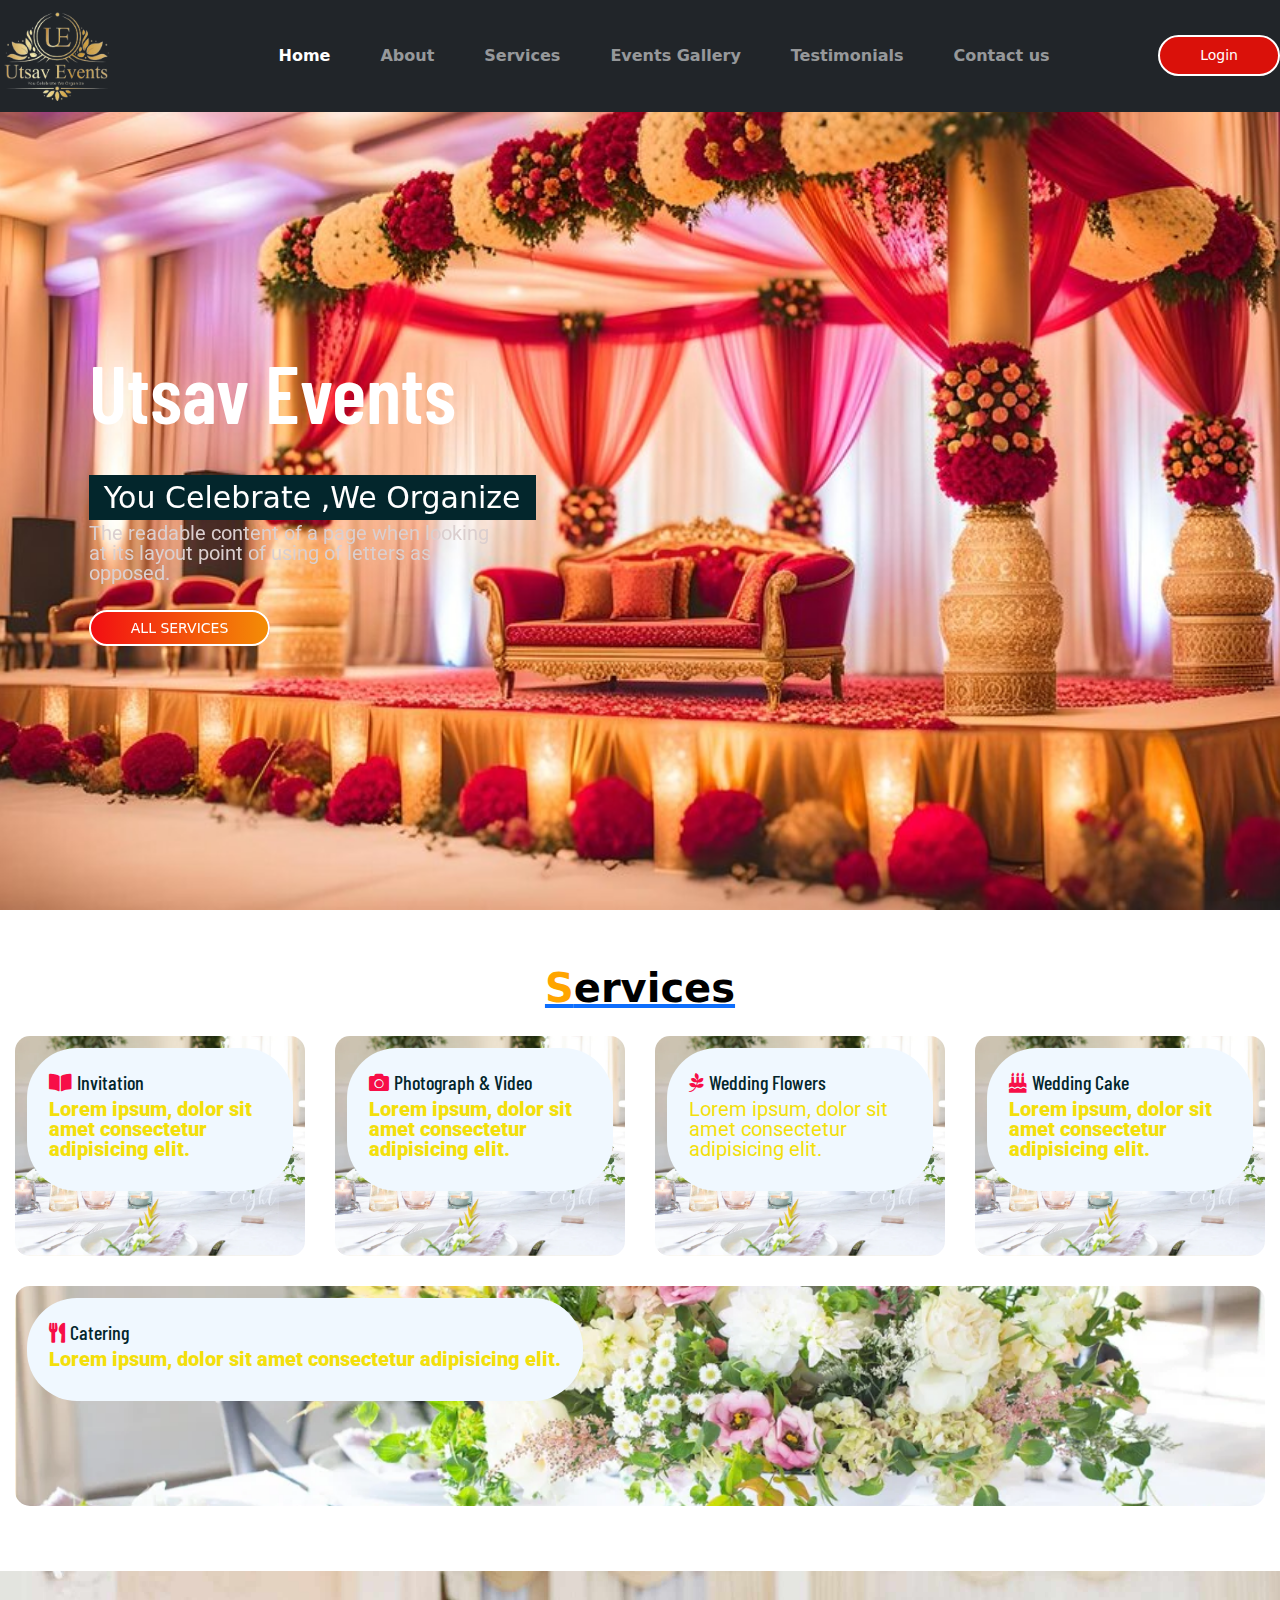
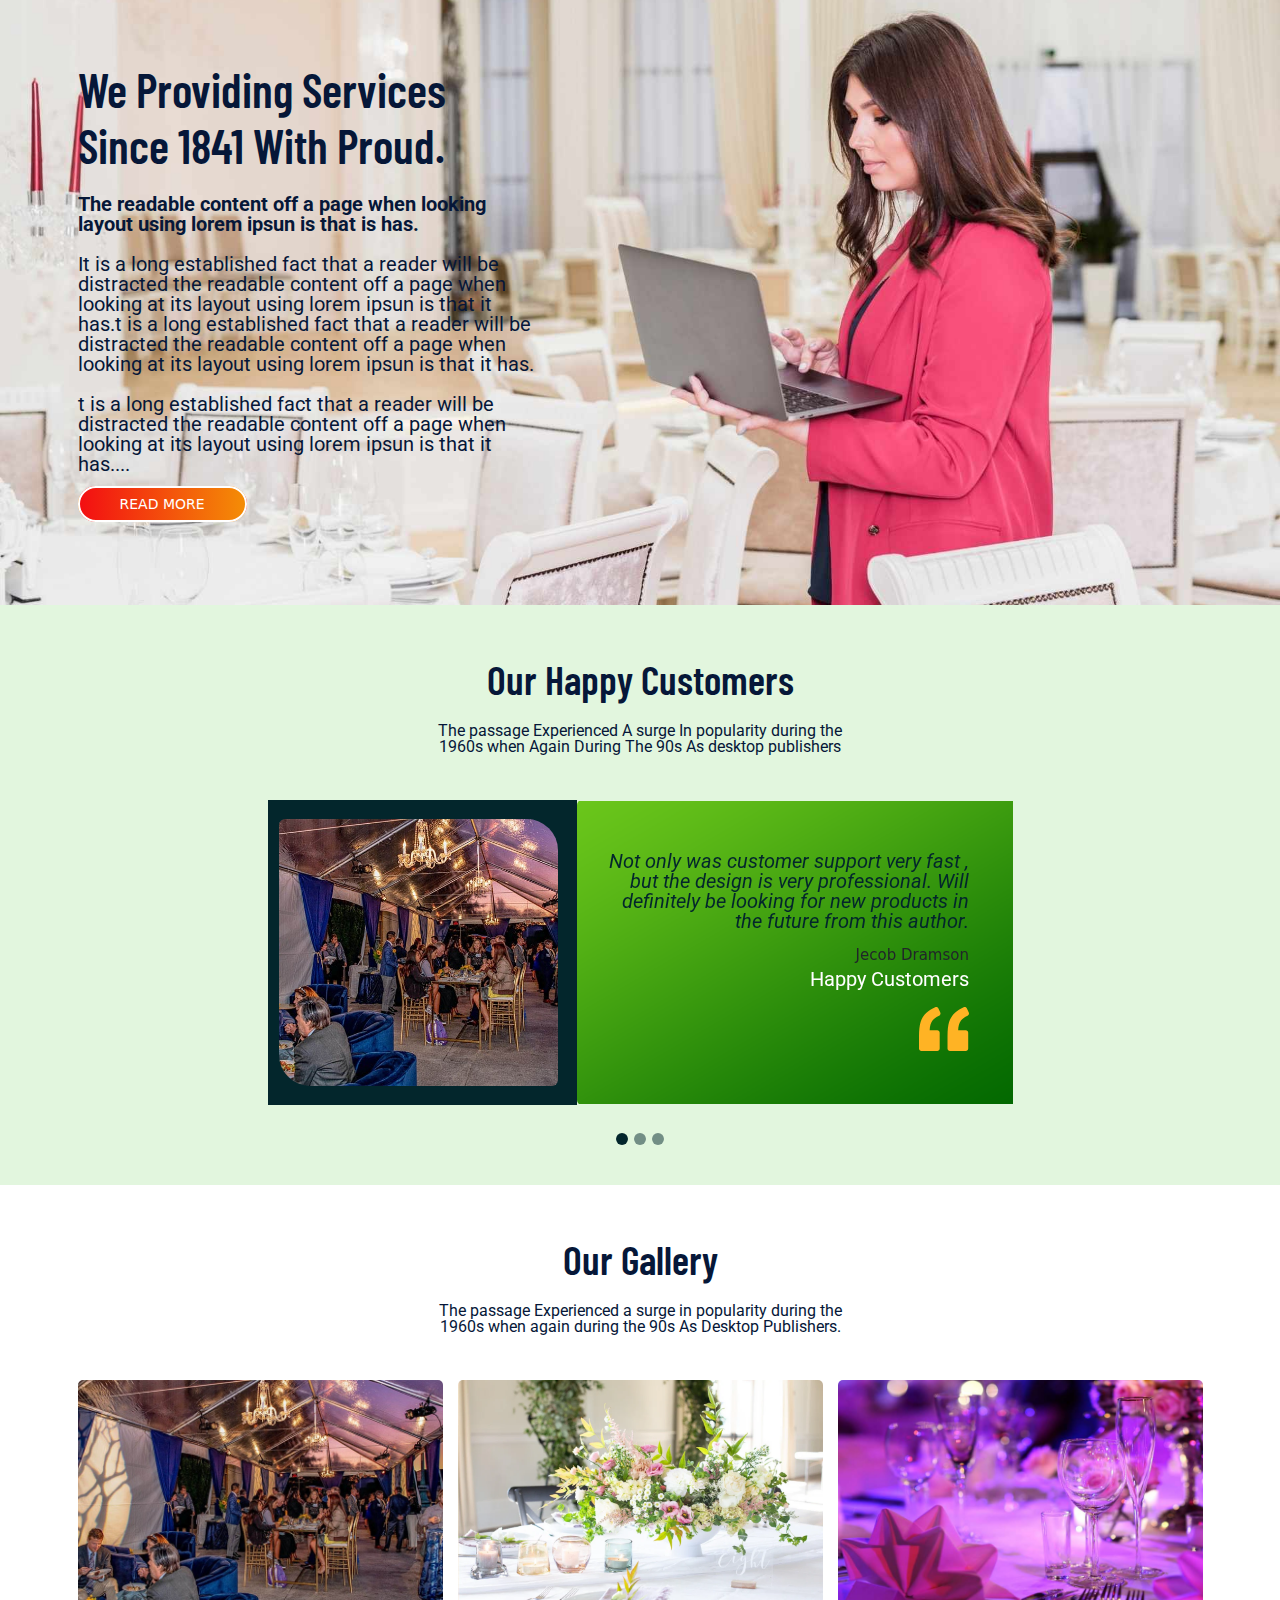
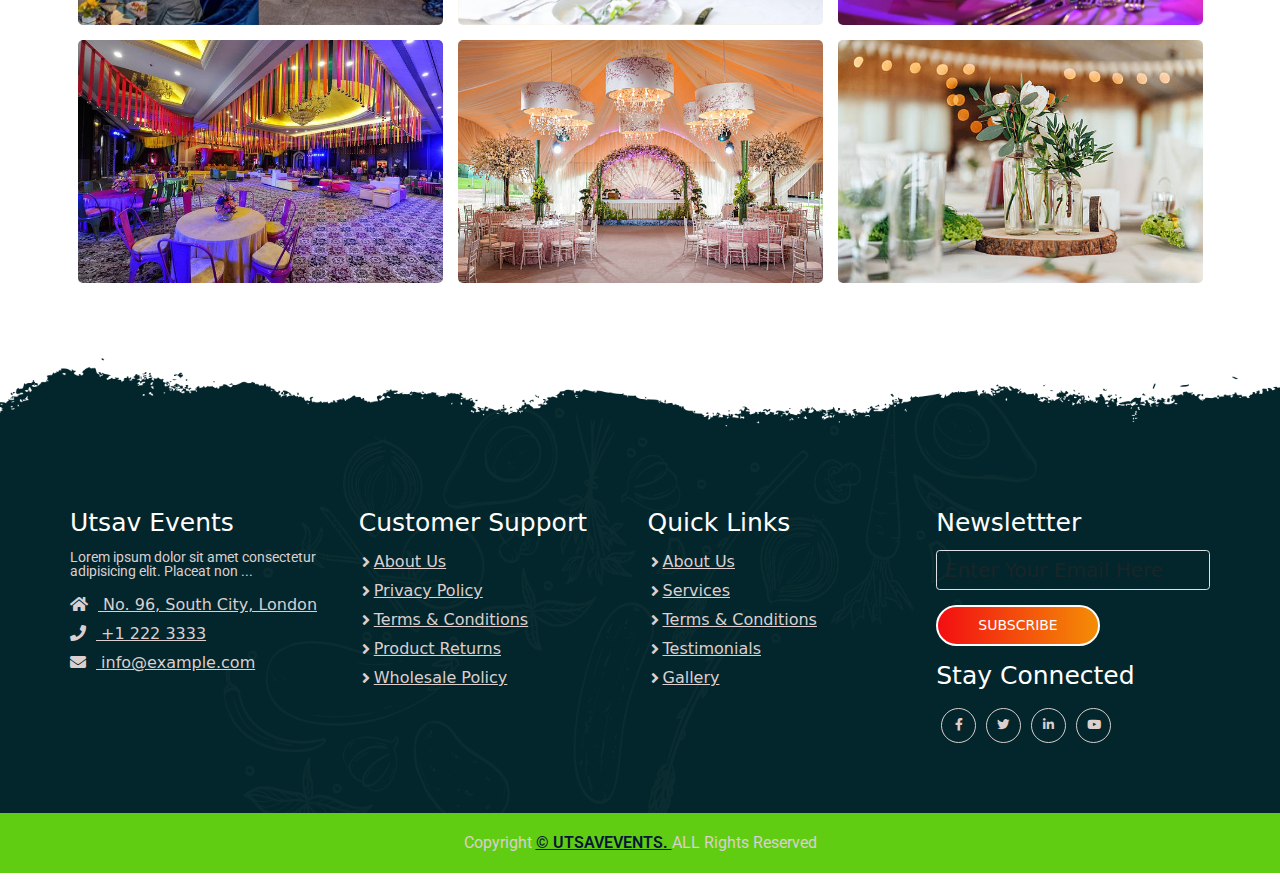
<file: index.html>
<!DOCTYPE html>
<html lang="en">
<head>
    <meta charset="UTF-8">
    <meta http-equiv="X-UA-Copatible" content="IE=edge">
    <meta name="viewport" content="width=device-width, initial-scale=1.0">
    <title>Travel</title>

    <!-- font cdn link -->
     <link rel="stylesheet" href="https://cdnjs.cloudflare.com/ajax/libs/font-awesome/5.15.4/css/all.min.css">
 
     <!-- custom css file link -->
      <link rel="stylesheet" href="css/style.css">
      <link rel="stylesheet" href="css/responsive.css">
      <!-- lightbox -->
      <link rel="stylesheet" href="css/lightbox.css">
      <link rel="shortcut icon" href="favicon.ico" type="image/x-icon">
      <!-- <link rel="stylesheet" href="https://lokeshdhakar.com/projects/lightbox2/" type="image/x-icon"> -->
      
      <!-- bootstrap5 cdn -->
      <link href="https://cdn.jsdelivr.net/npm/bootstrap@5.1.3/dist/css/bootstrap.min.css" rel="stylesheet" >

      
</head>
<body>
  <!-- navbar section start -->
    <header id="full-nav">
        <div class="header">
            <div class="container">
              <nav class="navbar fixed-top navbar-expand-lg navbar-dark bg-dark ">
    
                <a class="navbar-brand me-auto" href="index.html">
                  <img src="./images/logo5.png" alt="logo" width="120px">
                </a>
               
                <div class="collapse navbar-collapse" id="navbarSupportedContent">
                  <ul class="navbar-nav justify-content-center align-items-center mb-2 mb-lg-0  fs-5 flex-grow-1 pe-3 text-center">
                    <li class="nav-item">
                      <a class="nav-link active" aria-current="page" href="index.html">Home</a>
                    </li>
                    <li class="nav-item">
                      <a class="nav-link" href="about.html">About</a>
                    </li>
                    <li class="nav-item">
                      <a class="nav-link" href="services.html">
                        Services
                      </a>
                    </li>
                      <!-- <ul class="dropdown-menu" aria-labelledby="navbarDropdown">
                        <li><a class="dropdown-item" href="#">Exclusive Wedding Events</a></li>
                        <li><a class="dropdown-item" href="#">Wedding Event</a></li>
                        <li><hr class="dropdown-divider"></li>
                        <li><a class="dropdown-item" href="#">Corporate Events</a></li>
                        <li><a class="dropdown-item" href="#">Occasions</a></li>
                        <li><a class="dropdown-item" href="#">Events and Parties</a></li>
                     
                      </ul> -->
                  
                    <li class="nav-item">
                      <a class="nav-link " href="gallery.html">Events Gallery</a>
                    </li><li class="nav-item">
                      
                    <li class="nav-item">
                      <a class="nav-link" href="testimonials.html">Testimonials</a>
                    </li><li class="nav-item">
                      <a class="nav-link " href="contact.html">Contact us</a>
                    </li>
                    <li class="nav-item">
                    </li>
                  </ul>
              </div>
                <!-- login/sign up -->
                 <a href="logim.html" class="login-button">Login</a>
                 <button class="navbar-toggler" type="button" data-bs-toggle="collapse" data-bs-target="#navbarSupportedContent" aria-controls="navbarSupportedContent" aria-expanded="false" aria-label="Toggle navigation">
                  <span class="navbar-toggler-icon"></span>
                </button>
            
  
             
            </nav>
            </div>
        </div>
    </header>
    <!-- navbar section end -->

    <!-- banner section start -->
    <section class="banner_section">
      <div class="container">
        <div id="carouselExampleCaptions" class="carousel slide" data-bs-ride="carousel">
        
          <div class="carousel-inner">
            <div class="carousel-item active">
             
              <div class="carousel-caption">
                <div class="banner-content">
                  <h1>Utsav Events</h1>
                  <h3>You Celebrate ,We Organize</h3>
                  <p>The readable content of a page when looking at its layout point of using of letters as opposed.</p>
                  <br>
                  <a href="services.html" class="main-btn">ALL SERVICES</a>
                </div>
              </div>
            </div>
            <div class="carousel-item">
             
              <div class="carousel-caption">
                <div class="banner-content">
                  <h1>Utsav Events</h1>
                  <h3>You Celebrate ,We Organize</h3>
                  <p>The readable content of a page when looking at its layout point of using of letters as opposed.</p>
                  <br>
                  <a href="services.html" class="main-btn">ALL SERVICES</a>
                </div>
              </div>
            </div>
            
          </div>
        </div>
      </div>
    </section>

    <!-- banner section end -->
    <!-- services section start -->
      <section>
        <div class="title">
          <a href="#"><center><h1><span>S</span>ervices</h1></center></a>
        </div>
        <div class="services-row">
          <div class="services-col">
            <a href="#">
              <i class="fas fa-book-open">
              <h2 class="hii">Invitation</h2>
              <p class="para">Lorem ipsum, dolor sit amet consectetur adipisicing elit.</p>
             </i>
          </a>
          </div>
            <div class="services-col">
            <a href="#">
              <i class="fas fa-camera">
              <h2 class="hii">Photograph & Video</h2>
              <p class="para">Lorem ipsum, dolor sit amet consectetur adipisicing elit.</p>
              </i>
            </a>
          </div>
          <!-- <div class="services-col">
            <i class="fas fa-brush">
              <h2>Beauty & Makeup</h2>
              <p>Lorem ipsum, dolor sit amet consectetur adipisicing elit.</p>
            </i>
          </div> -->
            <div class="services-col">
            <a href="#">
              <i class="fab fa-pagelines">
              <h2 class="hii">Wedding Flowers</h2>
              <p class="para">Lorem ipsum, dolor sit amet consectetur adipisicing elit.</p>
              </i>
            </a>
          </div>
          <div class="services-col">
             <a href="#">
              <i class="fas fa-birthday-cake">
              <h2 class="hii">Wedding cake</h2>
              <p class="para">Lorem ipsum, dolor sit amet consectetur adipisicing elit.</p>
              </i>
            </a>
          </div>
          <!-- <div class="services-col">
            <i class="fas fa-music">
              <h2>Music Band</h2>
              <p>Lorem ipsum, dolor sit amet consectetur adipisicing elit.</p>
            </i>
          </div> -->
          <div class="services-col">
            <a href="#">
              <i class="fas fa-utensils">
              <h2 class="hii">Catering</h2>
              <p class="para">Lorem ipsum, dolor sit amet consectetur adipisicing elit.</p>
              </i>
            </a>
          </div>
          <!-- <div class="services-col">
            <i class="fas fa-ring">
              <h2>Jew</h2>
              <p>Lorem ipsum, dolor sit amet consectetur adipisicing elit.</p>
            </i>
          </div> -->
        </div>
      </section>
    <!-- services section end -->
    <!-- About section start -->
       <section class="landing_about_section">
        <div class="container">
          <div class="row align-items-center">
            <div class="col-xl-5 col-lg-6 col-sm-8">
              <div class="about-content">
                <h2>We Providing Services since 1841 with Proud.</h2>
                <div class="about-details">
                  <p class="fw-bold">The readable content off a page when looking layout using lorem ipsun is that is has.</p>
                  <p>It is a long established fact that a reader will be distracted the readable content off a page when looking at its layout using lorem ipsun is that it has.t is a long established fact that a reader will be distracted the readable content off a page when looking at its layout using lorem ipsun is that it has. </p>
                  <p>t is a long established fact that a reader will be distracted the readable content off a page when looking at its layout using lorem ipsun is that it has....</p>
                  <a href="about.html" class="main-btn">Read More</a>
                </div>
              </div>
            </div>
          </div>
        </div>
       </section>
    <!-- About section end -->
     <!-- Testimonials section start -->
       <section class="testimonial_section">
        <div class="container">
          <div class="row pb-5">
            <div class="col-12 text-center">
              <h2 class="section-title">Our Happy Customers</h2>
              <p class="section-subtitle">The passage Experienced A surge In popularity during the 1960s when Again During The 90s As desktop publishers</p>
            </div>
          </div>
          <div class="row justify-content-center">
            <div class="col-xl-8 col-md-10">
              <div id="carouselExampleIndicators" class="carousel slide" data-bs-ride="carousel">
                <div class="carousel-indicators">
                  <button type="button" data-bs-target="#carouselExampleIndicators" data-bs-slide-to="0" class="active" aria-current="true" aria-label="Slide 1"></button>
                  <button type="button" data-bs-target="#carouselExampleIndicators" data-bs-slide-to="1" aria-label="Slide 2"></button>
                  <button type="button" data-bs-target="#carouselExampleIndicators" data-bs-slide-to="2" aria-label="Slide 3"></button>
                </div>
                <div class="carousel-inner">
                  <div class="carousel-item active">
                    <div class="d-sm-flex row">
                      <div class="profile-box col-sm-5">
                        <img src="./images/gallery/party.jpg" alt="" class="img-fluid">
                      </div>
                      <div class="card col-sm-7">
                        <div class="desc-box">
                          <p class="fst-italic">Not only was customer support very fast , but the design is very professional. Will definitely be looking for new products in the future from this author.</p>
                          <div class="my-4">
                            <h4>Jecob Dramson</h4>
                            <p class="n-0 text-white">Happy Customers</p>
                          </div>
                          <img src="./images/testimonial/qoutes.svg"  class="float-end"">
                        </div>
                      </div>
                    </div>
                  </div>
                  <div class="carousel-item">
                    <div class="d-sm-flex row">
                      <div class="profile-box col-sm-5">
                        <img src="./images/testimonial/testimonial-1.png" alt="" class="img-fluid">
                      </div>
                      <div class="card col-sm-7">
                        <div class="desc-box">
                          <p class="fst-italic">Not only was customer support very fast , but the design is very professional. Will definitely be looking for new products in the future from this author.</p>
                          <div class="my-4">
                            <h4>Jecob Dramson</h4>
                            <p class="n-0 text-white">Happy Customers</p>
                          </div>
                          <img src="./images/testimonial/qoutes.svg"  class="float-end"">
                        </div>
                      </div>
                    </div>
                  </div>
                  <div class="carousel-item">
                    <div class="d-sm-flex row">
                      <div class="profile-box col-sm-5">
                        <img src="./images/testimonial/testimonial-1.png" alt="" class="img-fluid">
                      </div>
                      <div class="card col-sm-7">
                        <div class="desc-box">
                          <p class="fst-italic">Not only was customer support very fast , but the design is very professional. Will definitely be looking for new products in the future from this author.</p>
                          <div class="my-4">
                            <h4>Jecob Dramson</h4>
                            <p class="n-0 text-white">Happy Customers</p>
                          </div>
                          <img src="./images/testimonial/qoutes.svg"  class="float-end"">
                        </div>
                      </div>
                    </div>
                  </div>
                </div>
               
              </div>
            </div>
          </div>
        </div>
       </section>
     <!-- Testimonials section end -->
      <!-- Gallery Section Start -->
       <section class="gallery_section">
        <div class="container">
          <div class="row">
            <div class="col-12 text-center pb-5">
              <h2 class="section-title">Our Gallery</h2>
              <p class="section-subtitle">The passage Experienced a surge in popularity during the 1960s when again during the 90s As Desktop Publishers.</p>
            </div>
            <div class="col-sm-6 col-lg-4 mb-4">
              <a href="images/gallery/party.jpg" data-lightbox="image" data-title="Party">
                <img src="images/gallery/party.jpg" class="img-fluid rounded-3">
              </a>
            </div>
            <div class="col-sm-6 col-lg-4 mb-4">
              <a href="images/gallery/glass.webp" data-lightbox="image" data-title="Flower-decoration">
                <img src="images/gallery/glass.webp"  class="img-fluid rounded-3">
              </a>
            </div>
            <div class="col-sm-6 col-lg-4 mb-4">           
              <a href="images/gallery/image1.jpg" data-lightbox="image" data-title="Corporate Party">
                <img src="images/gallery/image1.jpg" class="img-fluid rounded-3">
              </a>
            </div>
            <div class="col-sm-6 col-lg-4 mb-4">              
              <a href="images/gallery/image2.jpg" data-lightbox="image" data-title="Functions">
                <img src="images/gallery/image2.jpg" class="img-fluid rounded-3">
              </a>             
            </div>
            <div class="col-sm-6 col-lg-4 mb-4">
              <a href="images/gallery/img1.jpg" data-lightbox="image" data-title="Celebration">
                <img src="images/gallery/img1.jpg"  class="img-fluid rounded-3">
              </a>
            </div>
            <div class="col-sm-6 col-lg-4 mb-4">
              <a href="images/gallery/img12.jpg" data-lightbox="image" data-title="Theme party">
                <img src="images/gallery/img12.jpg" class="img-fluid rounded-3">
              </a>
            </div>
        </div>
       </section>
      <!-- Gallery Section end -->
       <!-- footer section start -->
        <section class="footer_wrapper mt-3 mb-md-0">
          <div class="container px-5 px-lg-0">
            <div class="row">
              <div class="col-lg-3 col-sm-6 mb-5 mb-lg-0">
                <h5>Utsav Events</h5>
                <p class="mb-4 ps-0 company_details"> Lorem ipsum dolor sit amet consectetur adipisicing elit. Placeat non ...</p>
                <div class="contact-info">
                  <ul class="list-unstyled">
                    <li><a href="#"><i class="fa fa-home me-3"></i> No. 96, South City, London</a></li>
                    <li><a href="#"><i class="fa fa-phone me-3"></i> +1 222 3333</a></li>
                    <li><a href="#"><i class="fa fa-envelope me-3"></i> info@example.com</a></li>
                  </ul>
                </div>
              </div>
              <div class="col-lg-3 col-sm-6 mb-5 mb-lg-0">
                <h5>Customer Support</h5>
                <ul class="link-widget p-0">
                  <li><a href="about.html">About Us</a></li>
                  <li><a href="#">Privacy Policy</a></li>
                  <li><a href="#">Terms & Conditions</a></li>
                  <li><a href="#">Product Returns</a></li>
                  <li><a href="#">Wholesale Policy</a></li>
                </ul>
              </div>
              <div class="col-lg-3 col-sm-6 mb-5 mb-lg-0">
                <h5>Quick Links</h5>
                <ul class="link-widget p-0">
                  <li><a href="about.html">About Us</a></li>
                  <li><a href="services.html">Services</a></li>
                  <li><a href="#">Terms & Conditions</a></li>
                  <li><a href="testimonials.html">Testimonials</a></li>
                  <li><a href="gallery.html">Gallery</a></li>
                </ul>
              </div>

              <div class="col-lg-3 col-sm-6 mb-5 mb-lg-0">
                <h5>Newslettter</h5>
                <div class="form-group mb-4">
                  <input type="email" class="form-control bg-transparent" placeholder="Enter Your Email Here">
                  <br>
                  <button type="submit" class="main-btn">Subscribe</button>
                </div>
                <h5>Stay Connected</h5>
                <ul class="social-network d-flex align-items-center p-0">
                  <li><a href="#"><i class="fab fa-facebook-f"></i></a></li>
                  <li><a href="#"><i class="fab fa-twitter"></i></a></li>
                  <li><a href="#"><i class="fab fa-linkedin-in"></i></a></li>
                  <li><a href="#"><i class="fab fa-youtube"></i></a></li>
                </ul>
              </div>
            </div>
          </div>
          <div class="container-fluid copyright-section">
            <p>Copyright <a href="#"> © UTSAVEVENTS. </a>ALL Rights Reserved</p>
          </div>
        </section>
       <!-- footer section end -->

    


    



    <!-- jquery cdn -->
     <script src="https://code.jquery.com/jquery-3.6.0.min.js"></script>

     <!-- lightbox pupup -->
      <script src="js/lightbox.js"></script>

      <!-- bootstrap5 cdn -->
      <script src="https://cdn.jsdelivr.net/npm/@popperjs/core@2.10.2/dist/umd/popper.min.js"></script>
      <script src="https://cdn.jsdelivr.net/npm/bootstrap@5.1.3/dist/js/bootstrap.min.js"></script>
     
      <!-- custom js -->
       <script src="js/main.js"></script>

</body>
</html>
</file>
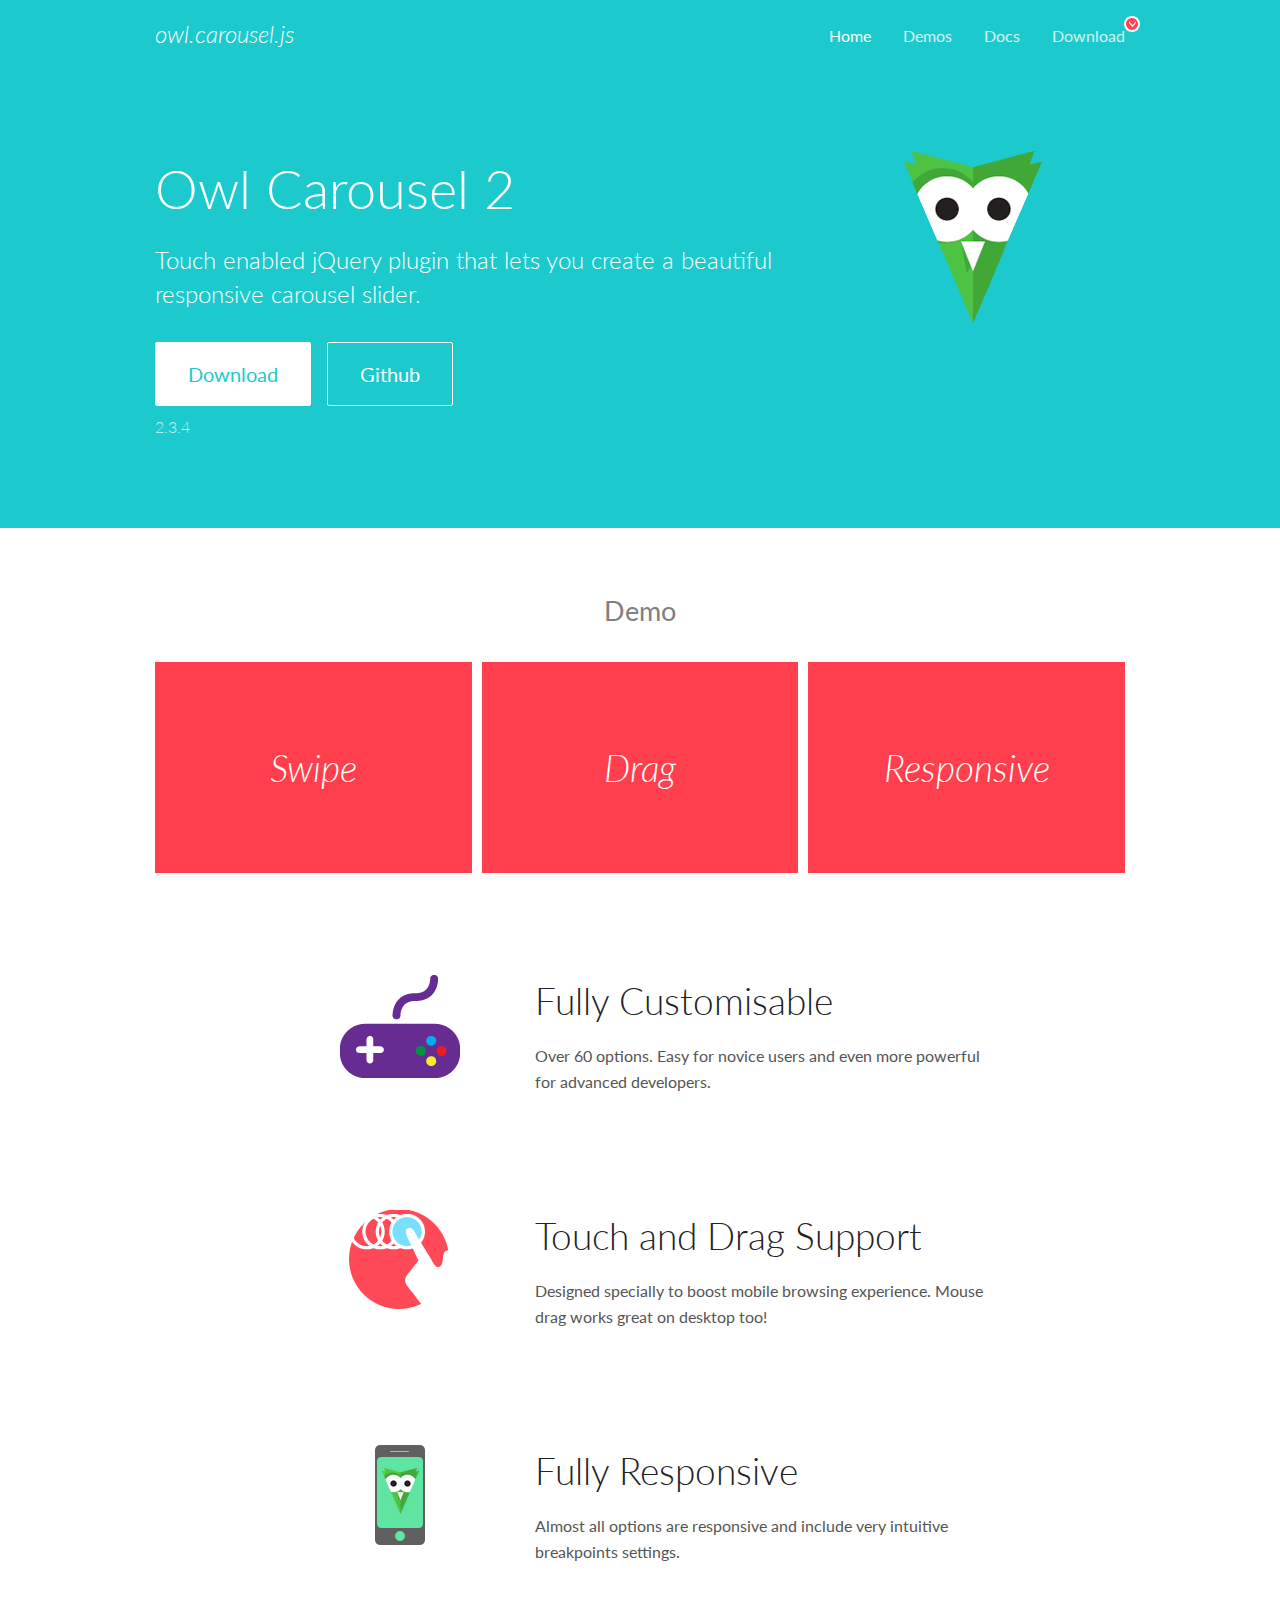
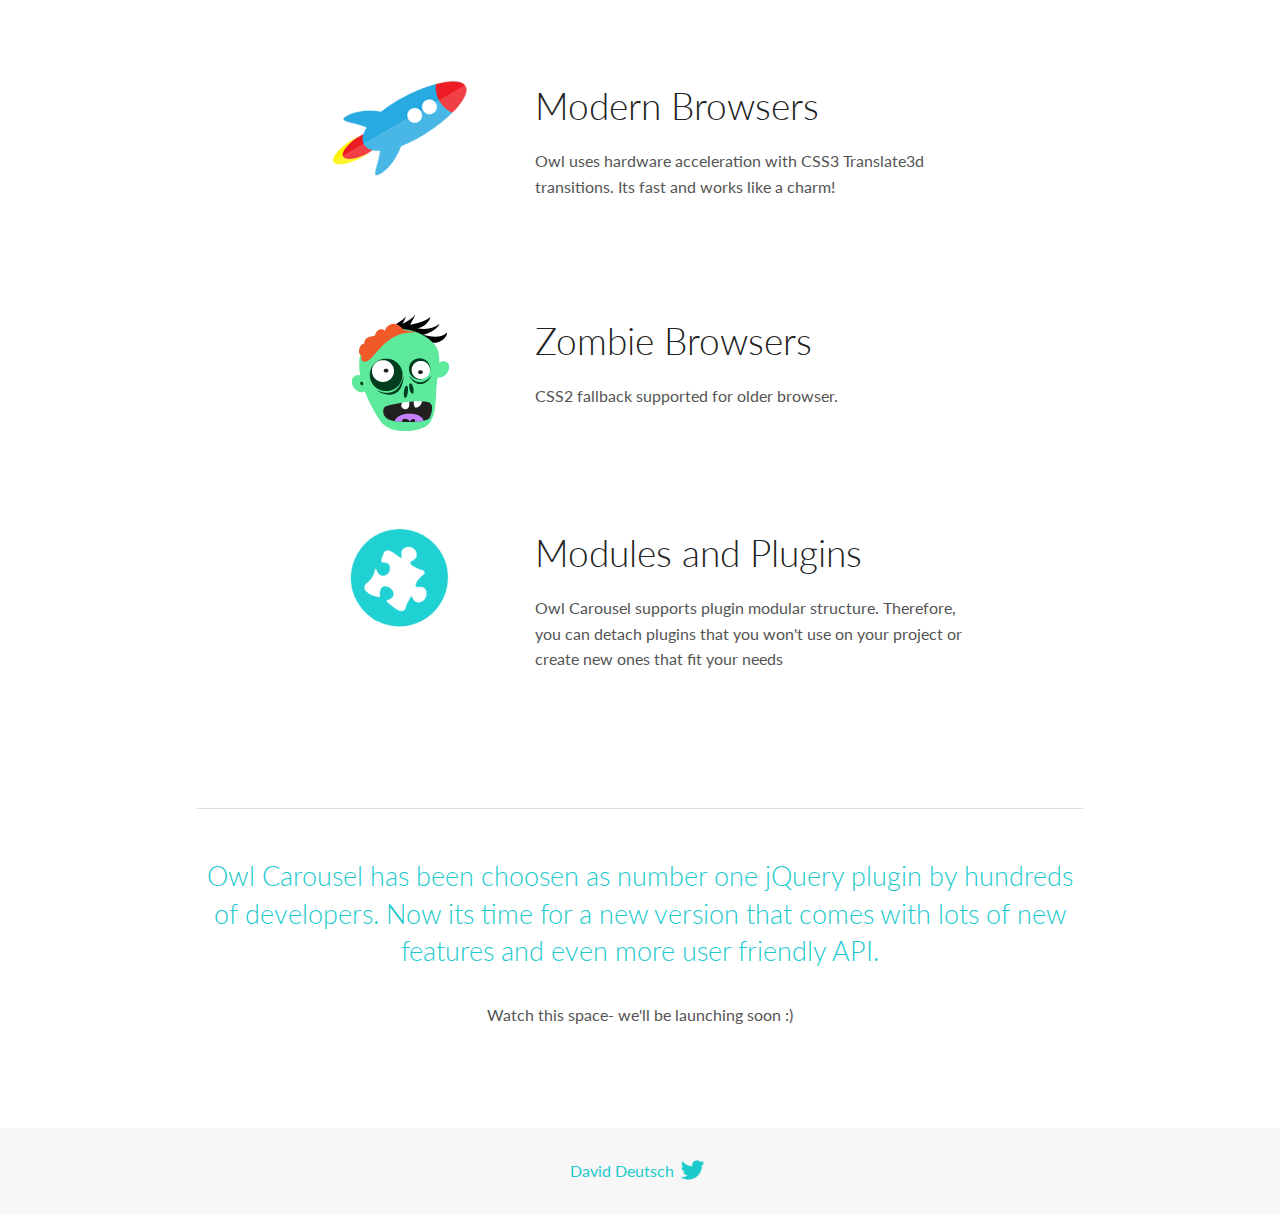
<file: OwlCarousel/docs/index.html>
<!DOCTYPE html>
<html lang="en">
  <head>

    <!-- head -->
    <meta charset="utf-8">
    <meta name="msapplication-tap-highlight" content="no" />
    <meta name="viewport" content="width=device-width, initial-scale=1.0" />
    <meta name="description" content="Touch enabled jQuery plugin that lets you create beautiful responsive carousel slider.">
    <meta name="author" content="David Deutsch">
    <title>
      Home | Owl Carousel | 2.3.4
    </title>

    <!-- Stylesheets -->
    <link href='https://fonts.googleapis.com/css?family=Lato:300,400,700,400italic,300italic' rel='stylesheet' type='text/css'>
    <link rel="stylesheet" href="assets/css/docs.theme.min.css">

    <!-- Owl Stylesheets -->
    <link rel="stylesheet" href="assets/owlcarousel/assets/owl.carousel.min.css">
    <link rel="stylesheet" href="assets/owlcarousel/assets/owl.theme.default.min.css">

    <!-- HTML5 shim and Respond.js IE8 support of HTML5 elements and media queries -->

    <!--[if lt IE 9]>
      <script src="https://oss.maxcdn.com/libs/html5shiv/3.7.0/html5shiv.js"></script>
      <script src="https://oss.maxcdn.com/libs/respond.js/1.3.0/respond.min.js"></script>
    <![endif]-->

    <!-- Favicons -->
    <link rel="apple-touch-icon-precomposed" sizes="144x144" href="assets/ico/apple-touch-icon-144-precomposed.png">
    <link rel="shortcut icon" href="assets/ico/favicon.png">
    <link rel="shortcut icon" href="favicon.ico">

    <!-- Yeah i know js should not be in header. Its required for demos.-->

    <!-- javascript -->
    <script src="assets/vendors/jquery.min.js"></script>
    <script src="assets/owlcarousel/owl.carousel.js"></script>
  </head>
  <body>

    <!-- header -->
    <header class="header">
      <div class="row">
        <div class="large-12 columns">
          <div class="brand left">
            <h3>
              <a href="/OwlCarousel2/">owl.carousel.js</a> 
            </h3>
          </div>
          <a id="toggle-nav" class="right">
            <span></span> <span></span> <span></span> 
          </a> 
          <div class="nav-bar">
            <ul class="clearfix">
              <li class="active">
                <a href="/OwlCarousel2/index.html">Home</a> 
              </li>
              <li> <a href="/OwlCarousel2/demos/demos.html">Demos</a>  </li>
              <li> <a href="/OwlCarousel2/docs/started-welcome.html">Docs</a>  </li>
              <li>
                <a href="https://github.com/OwlCarousel2/OwlCarousel2/archive/2.3.4.zip">Download</a> 
                <span class="download"></span> 
              </li>
            </ul>
          </div>
        </div>
      </div>
    </header>

    <!-- home panel -->
    <section id="hero">
      <div class="row">
        <div class="large-8 medium-8 columns">
          <h1>Owl Carousel 2</h1>
          <h4>Touch enabled jQuery plugin that lets you create a beautiful responsive carousel slider.</h4>
          <a href="https://github.com/OwlCarousel2/OwlCarousel2/archive/2.3.4.zip" class="hero-button">Download</a> 
          <a href="https://github.com/OwlCarousel2/OwlCarousel2" class="hero-button outline">Github</a> 
          <p>2.3.4</p>
        </div>
        <div class="large-4 medium-4 columns">
          <img class="owl-logo" src="assets/img/owl-logo.png" alt="mr. Owl">
        </div>
      </div>
    </section>

    <!-- body -->
    <div class="home-demo">
      <div class="row">
        <div class="large-12 columns">
          <h3>Demo</h3>
          <div class="owl-carousel">
            <div class="item">
              <h2>Swipe</h2>
            </div>
            <div class="item">
              <h2>Drag</h2>
            </div>
            <div class="item">
              <h2>Responsive</h2>
            </div>
            <div class="item">
              <h2>CSS3</h2>
            </div>
            <div class="item">
              <h2>Fast</h2>
            </div>
            <div class="item">
              <h2>Easy</h2>
            </div>
            <div class="item">
              <h2>Free</h2>
            </div>
            <div class="item">
              <h2>Upgradable</h2>
            </div>
            <div class="item">
              <h2>Tons of options</h2>
            </div>
            <div class="item">
              <h2>Infinity</h2>
            </div>
            <div class="item">
              <h2>Auto Width</h2>
            </div>
          </div>
        </div>
      </div>
    </div>
    <script>
      var owl = $('.owl-carousel');
      owl.owlCarousel({
        margin: 10,
        loop: true,
        responsive: {
          0: {
            items: 1
          },
          600: {
            items: 2
          },
          1000: {
            items: 3
          }
        }
      })
    </script>

    <!-- features -->
    <div id="features">
      <div class="row">
        <div class="small-12 medium-9 small-centered columns">
          <section class="row feature">
            <div class="medium-4 small-12 columns">
              <img src="assets/img/feature-options.png" alt="">
            </div>
            <div class="medium-8 small-12 columns">
              <h2>Fully Customisable</h2>
              <p>Over 60 options. Easy for novice users and even more powerful for advanced developers.</p>
            </div>
          </section>
          <section class="row feature">
            <div class="medium-4 small-12 columns">
              <img src="assets/img/feature-drag.png" alt="">
            </div>
            <div class="medium-8 small-12 columns">
              <h2>Touch and Drag Support</h2>
              <p>Designed specially to boost mobile browsing experience. Mouse drag works great on desktop too!</p>
            </div>
          </section>
          <section class="row feature">
            <div class="medium-4 small-12 columns">
              <img src="assets/img/feature-responsive.png" alt="">
            </div>
            <div class="medium-8 small-12 columns">
              <h2>Fully Responsive</h2>
              <p>Almost all options are responsive and include very intuitive breakpoints settings.</p>
            </div>
          </section>
          <section class="row feature">
            <div class="medium-4 small-12 columns">
              <img src="assets/img/feature-modern.png" alt="">
            </div>
            <div class="medium-8 small-12 columns">
              <h2>Modern Browsers</h2>
              <p>Owl uses hardware acceleration with CSS3 Translate3d transitions. Its fast and works like a charm! </p>
            </div>
          </section>
          <section class="row feature">
            <div class="medium-4 small-12 columns">
              <img src="assets/img/feature-zombie.png" alt="">
            </div>
            <div class="medium-8 small-12 columns">
              <h2>Zombie Browsers</h2>
              <p>CSS2 fallback supported for older browser.</p>
            </div>
          </section>
          <section class="row feature">
            <div class="medium-4 small-12 columns">
              <img src="assets/img/feature-module.png" alt="">
            </div>
            <div class="medium-8 small-12 columns">
              <h2>Modules and Plugins</h2>
              <p>Owl Carousel supports plugin modular structure. Therefore, you can detach plugins that you won&#x27;t use on your project or create new ones that fit your needs</p>
            </div>
          </section>
        </div>
      </div>
    </div>

    <!-- footer -->
    <section id="teaser-text">
      <div class="row">
        <div class="small-12 medium-11 small-centered columns">
          <hr>
          <h3 id="owl-carousel-has-been-choosen-as-number-one-jquery-plugin-by-hundreds-of-developers-now-its-time-for-a-new-version-that-comes-with-lots-of-new-features-and-even-more-user-friendly-api-">Owl Carousel has been choosen as number one jQuery plugin by hundreds of developers. Now its time for a new version that comes with lots of new features and even more user friendly API.</h3>
          <p>Watch this space- we&#39;ll be launching soon :)</p>
        </div>
      </div>
    </section>

    <!-- footer -->
    <footer class="footer">
      <div class="row">
        <div class="large-12 columns">
          <h5>
            <a href="/OwlCarousel2/docs/support-contact.html">David Deutsch</a> 
            <a id="custom-tweet-button" href="https://twitter.com/share?url=https://github.com/OwlCarousel2/OwlCarousel2&text=Owl Carousel - This is so awesome! " target="_blank"></a> 
          </h5>
        </div>
      </div>
    </footer>

    <!-- vendors -->
    <script src="assets/vendors/highlight.js"></script>
    <script src="assets/js/app.js"></script>
  </body>
</html>
</file>
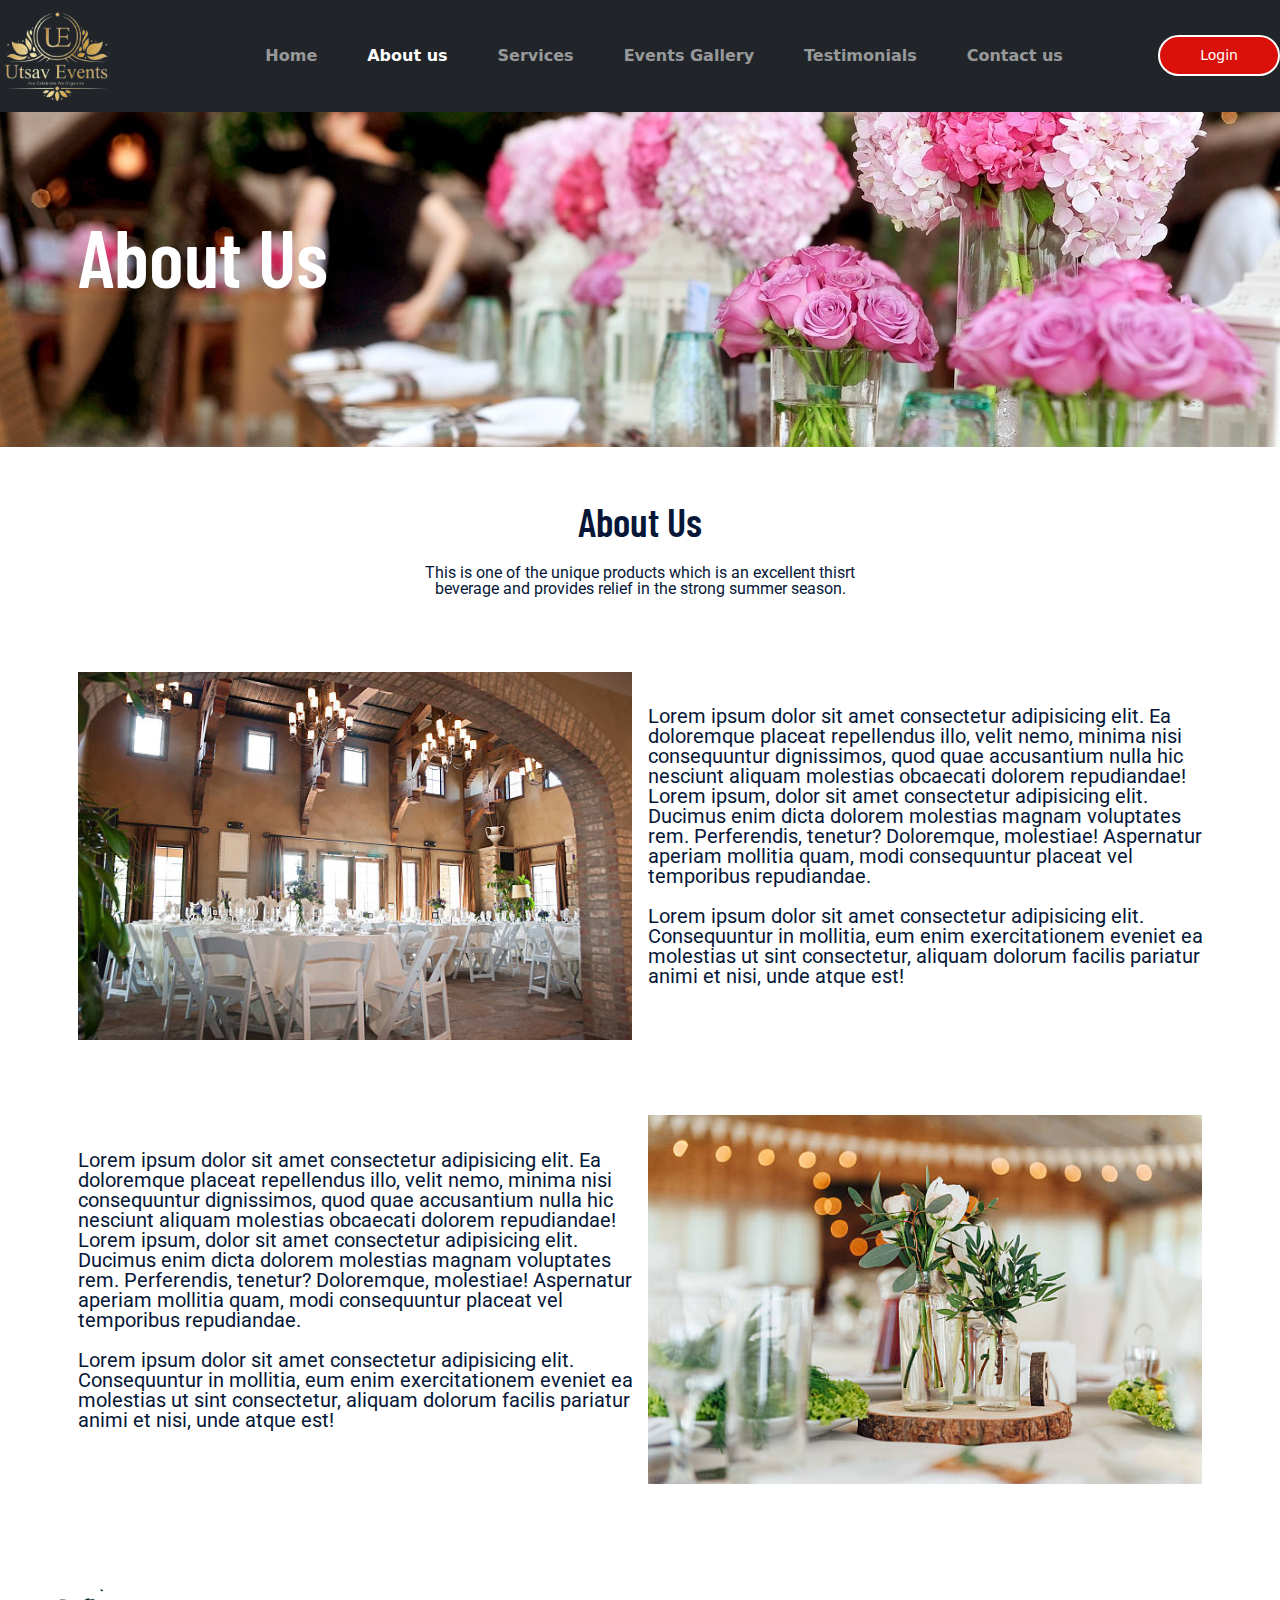
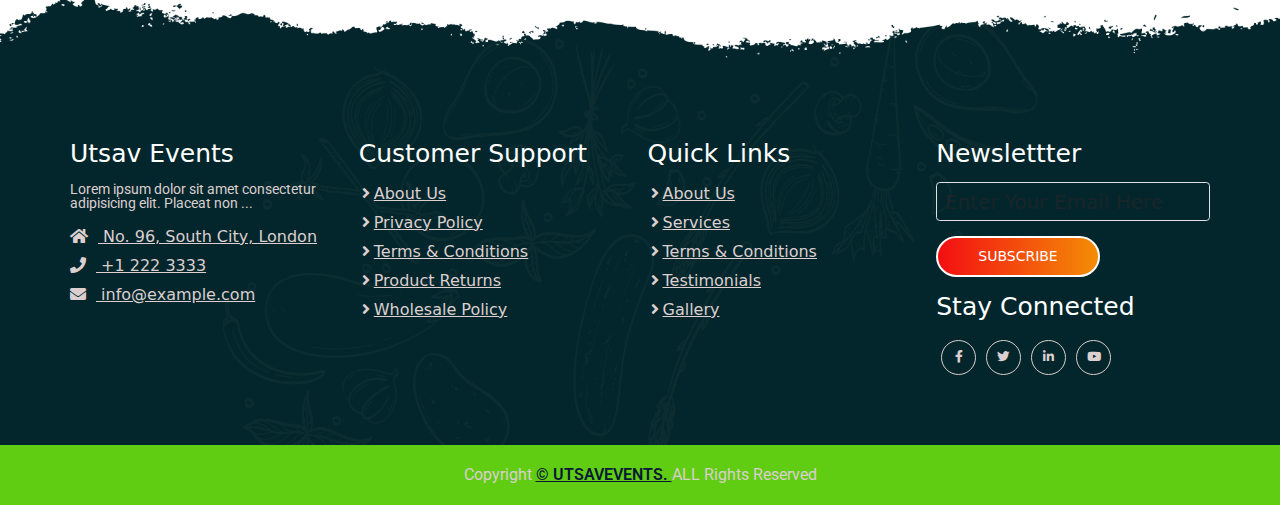
<file: about.html>
<!DOCTYPE html>
<html lang="en">
<head>
    <meta charset="UTF-8">
    <meta http-equiv="X-UA-Copatible" content="IE=edge">
    <meta name="viewport" content="width=device-width, initial-scale=1.0">
    <title>About us</title>

    <!-- font awesome cdn link -->
     <link rel="stylesheet" href="https://cdnjs.cloudflare.com/ajax/libs/font-awesome/5.15.4/css/all.min.css">
 
     <!-- custom css file link -->
      <link rel="stylesheet" href="css/style.css">
      <link rel="stylesheet" href="css/responsive.css">
      <!-- lightbox -->
      <link rel="stylesheet" href="css/lightbox.css">
      <link rel="shortcut icon" href="favicon.ico" type="image/x-icon">
      <!-- <link rel="stylesheet" href="https://lokeshdhakar.com/projects/lightbox2/" type="image/x-icon"> -->
      
      <!-- bootstrap5 cdn -->
      <link href="https://cdn.jsdelivr.net/npm/bootstrap@5.1.3/dist/css/bootstrap.min.css" rel="stylesheet" >

      
</head>
<body class="about">
  
    <!-- header or navbar section start -->
    <header id="full-nav">
        <div class="header">
            <div class="container">
              <nav class="navbar fixed-top navbar-expand-lg navbar-dark bg-dark ">
    
                <a class="navbar-brand me-auto" href="index.html">
                  <img src="./images/logo5.png" alt="logo" width="120px">
                </a>
               
                <div class="collapse navbar-collapse" id="navbarSupportedContent">
                  <ul class="navbar-nav justify-content-center align-items-center mb-2 mb-lg-0  fs-5 flex-grow-1 pe-3 text-center">
                    <li class="nav-item">
                      <a class="nav-link" aria-current="page" href="index.html">Home</a>
                    </li>
                    <li class="nav-item">
                      <a class="nav-link active" href="about.html">About us</a>
                    </li>
                    <li class="nav-item">
                      <a class="nav-link" href="services.html">
                        Services
                      </a>
                    </li>
                    <li class="nav-item">
                      <a class="nav-link " href="gallery.html">Events Gallery</a>
                    </li><li class="nav-item">
                      
                    <li class="nav-item">
                      <a class="nav-link" href="testimonials.html">Testimonials</a>
                    </li><li class="nav-item">
                      <a class="nav-link" href="contact.html">Contact us</a>
                    </li>
                    <li class="nav-item">
                    </li>
                  </ul>
              </div>
                <!-- login/sign up -->
                 <a href="logim.html" class="login-button">Login</a>
                 <button class="navbar-toggler" type="button" data-bs-toggle="collapse" data-bs-target="#navbarSupportedContent" aria-controls="navbarSupportedContent" aria-expanded="false" aria-label="Toggle navigation">
                  <span class="navbar-toggler-icon"></span>
                </button>
            </nav>
            </div>
        </div>
    </header>
    <!-- header or navbar section start -->
     <!-- banner section start  -->
      <section class="banner_section">
        <div class="container">
            <div class="banner-content">
                <h1>About Us</h1>
            </div>
        </div>
      </section>
     <!-- banner section end -->
      <!-- about section start  -->
       <section class="about_section">
        <div class="container">
            <div class="row justify-content-center">
                <div class="col-12 text-center pb-5">
                    <h2 class="section-title">About Us</h2>
                    <p class="section-subtitle">This is one of the unique products which is an excellent thisrt beverage and provides relief in the strong summer season.</p>
                </div>
            </div>
            <div class="row align-items-center py-5">
                <div class="col-lg-6 col-12 mb-4 ">
                    <img src="./images/gallery/img2.jpg" alt="about" class="img-fluid">
                </div>
                <div class="col-lg-6 col-12 mb-4">
                    <div class="about-content">
                        <div class="about-details">
                            <p>Lorem ipsum dolor sit amet consectetur adipisicing elit. Ea doloremque placeat repellendus illo, velit nemo, minima nisi consequuntur dignissimos, quod quae accusantium nulla hic nesciunt aliquam molestias obcaecati dolorem repudiandae! Lorem ipsum, dolor sit amet consectetur adipisicing elit. Ducimus enim dicta dolorem molestias magnam voluptates rem. Perferendis, tenetur? Doloremque, molestiae! Aspernatur aperiam mollitia quam, modi consequuntur placeat vel temporibus repudiandae.</p>
                            <p>Lorem ipsum dolor sit amet consectetur adipisicing elit. Consequuntur in mollitia, eum enim exercitationem eveniet ea molestias ut sint consectetur, aliquam dolorum facilis pariatur animi et nisi, unde atque est!</p>

                        </div>
                    </div>
                </div>
            </div>
            <div class="row align-items-center py-5">
               
                <div class="col-lg-6 col-12 mb-4 order-2 order-lg-1">
                    <div class="about-content">
                        <div class="about-details">
                            <p>Lorem ipsum dolor sit amet consectetur adipisicing elit. Ea doloremque placeat repellendus illo, velit nemo, minima nisi consequuntur dignissimos, quod quae accusantium nulla hic nesciunt aliquam molestias obcaecati dolorem repudiandae! Lorem ipsum, dolor sit amet consectetur adipisicing elit. Ducimus enim dicta dolorem molestias magnam voluptates rem. Perferendis, tenetur? Doloremque, molestiae! Aspernatur aperiam mollitia quam, modi consequuntur placeat vel temporibus repudiandae.</p>
                            <p>Lorem ipsum dolor sit amet consectetur adipisicing elit. Consequuntur in mollitia, eum enim exercitationem eveniet ea molestias ut sint consectetur, aliquam dolorum facilis pariatur animi et nisi, unde atque est!</p>
                            
                        </div>
                   </div>
                </div>
                <div class="col-lg-6 col-12 mb-4 order-1 order-lg-2">
                    <img src="./images/gallery/img12.jpg" alt="about" class="img-fluid">
                </div>
            </div>
        </div>
       </section>
      <!-- about section end  -->
    <!-- footer section start -->
    <section class="footer_wrapper mt-3 mb-md-0">
        <div class="container px-5 px-lg-0">
          <div class="row">
            <div class="col-lg-3 col-sm-6 mb-5 mb-lg-0">
              <h5>Utsav Events</h5>
              <p class="mb-4 ps-0 company_details"> Lorem ipsum dolor sit amet consectetur adipisicing elit. Placeat non ...</p>
              <div class="contact-info">
                <ul class="list-unstyled">
                  <li><a href="#"><i class="fa fa-home me-3"></i> No. 96, South City, London</a></li>
                  <li><a href="#"><i class="fa fa-phone me-3"></i> +1 222 3333</a></li>
                  <li><a href="#"><i class="fa fa-envelope me-3"></i> info@example.com</a></li>
                </ul>
              </div>
            </div>
            <div class="col-lg-3 col-sm-6 mb-5 mb-lg-0">
              <h5>Customer Support</h5>
              <ul class="link-widget p-0">
                <li><a href="about.html">About Us</a></li>
                <li><a href="#">Privacy Policy</a></li>
                <li><a href="#">Terms & Conditions</a></li>
                <li><a href="#">Product Returns</a></li>
                <li><a href="#">Wholesale Policy</a></li>
              </ul>
            </div>
            <div class="col-lg-3 col-sm-6 mb-5 mb-lg-0">
              <h5>Quick Links</h5>
              <ul class="link-widget p-0">
                <li><a href="about.html">About Us</a></li>
                <li><a href="services.html">Services</a></li>
                <li><a href="#">Terms & Conditions</a></li>
                <li><a href="testimonials.html">Testimonials</a></li>
                <li><a href="gallery.html">Gallery</a></li>
              </ul>
            </div>

            <div class="col-lg-3 col-sm-6 mb-5 mb-lg-0">
              <h5>Newslettter</h5>
              <div class="form-group mb-4">
                <input type="email" class="form-control bg-transparent" placeholder="Enter Your Email Here">
                <br>
                <button type="submit" class="main-btn">Subscribe</button>
              </div>
              <h5>Stay Connected</h5>
              <ul class="social-network d-flex align-items-center p-0">
                <li><a href="#"><i class="fab fa-facebook-f"></i></a></li>
                <li><a href="#"><i class="fab fa-twitter"></i></a></li>
                <li><a href="#"><i class="fab fa-linkedin-in"></i></a></li>
                <li><a href="#"><i class="fab fa-youtube"></i></a></li>
              </ul>
            </div>
          </div>
        </div>
        <div class="container-fluid copyright-section">
          <p>Copyright <a href="#"> © UTSAVEVENTS. </a>ALL Rights Reserved</p>
        </div>
      </section>
    <!-- footer section end -->






     <!-- jquery cdn -->
     <script src="https://code.jquery.com/jquery-3.6.0.min.js"></script>

     <!-- lightbox pupup -->
      <script src="js/lightbox.js"></script>

      <!-- bootstrap5 cdn -->
      <script src="https://cdn.jsdelivr.net/npm/@popperjs/core@2.10.2/dist/umd/popper.min.js"></script>
      <script src="https://cdn.jsdelivr.net/npm/bootstrap@5.1.3/dist/js/bootstrap.min.js"></script>
     
      <!-- custom js -->
       <script src="js/main.js"></script>

</body>
</html>
</file>
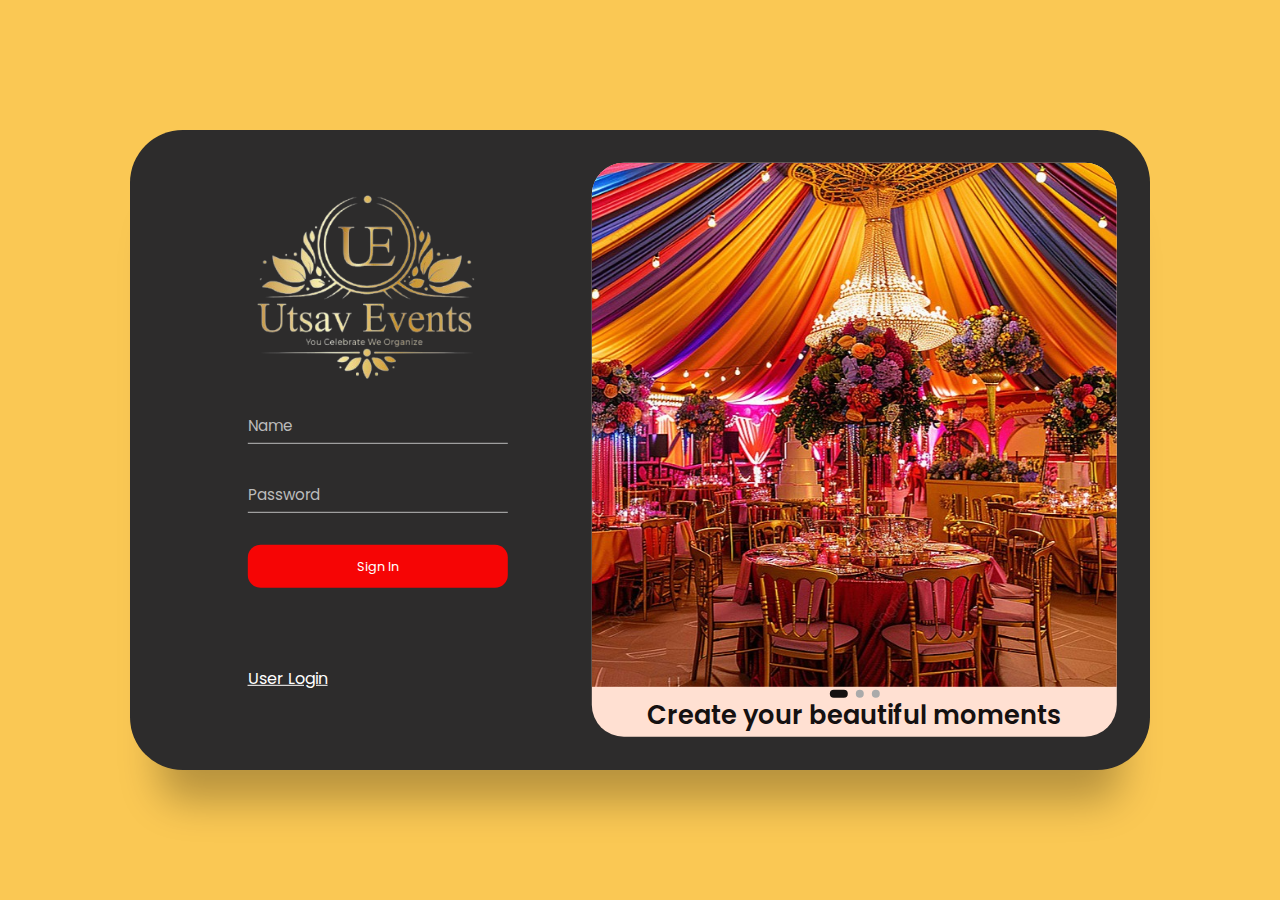
<file: admin-login.html>
<!DOCTYPE html>
<html lang="en">
  <head>
    <meta charset="UTF-8" />
    <meta http-equiv="X-UA-Compatible" content="IE=edge" />
    <meta name="viewport" content="width=device-width, initial-scale=1.0" />
    <title>Sign in & Sign up Form</title>
    <link rel="shortcut icon" href="favicon.ico" type="image/x-icon">
    <link rel="stylesheet" href="style1.css" />
  </head>
  <body>
    <main>
      <div class="box">
        <div class="inner-box">
          <div class="forms-wrap">
            <form action="index.html" autocomplete="off" class="sign-in-form">
              <div class="logo">
                <img src="./images/logo5.png" alt="easyclass" />
                <!-- <h4>easyclass</h4> -->
              </div>

              <!-- <div class="heading">
                <h2>Welcome Back</h2>
                <h6>Not registred yet?</h6>
                <a href="#" class="toggle">Sign up</a>
              </div> -->

              <div class="actual-form">
                <div class="input-wrap">
                  <input
                    type="text"
                    minlength="4"
                    class="input-field"
                    autocomplete="off"
                    required
                  />
                  <label>Name</label>
                </div>

                <div class="input-wrap">
                  <input
                    type="password"
                    minlength="4"
                    class="input-field"
                    autocomplete="off"
                    required
                  />
                  <label>Password</label>
                </div>

                <input type="submit" value="Sign In" class="sign-btn" />

                <!-- <p class="text">
                  Forgotten your password or you login datails?
                  <a href="#">Get help</a> signing in
                </p> -->
              </div>
              <div class="admin-section clearfix">
                <!-- <i class="fa-regular fa-user"></i> -->
                <i class="fa fa-user-o" aria-hidden="true"></i>
                <a href="logim.html">User Login</a>
              </div>
            </form>

            <!-- <form action="index.html" autocomplete="off" class="sign-up-form">
              <div class="logo">
                <img src="./images/logo5.png" alt="" />
               
              </div>

              <div class="heading">
                <h2>Get Started</h2>
                <h6>Already have an account?</h6>
                <a href="#" class="toggle">Sign in</a>
              </div>

              <div class="actual-form">
                <div class="input-wrap">
                  <input
                    type="text"
                    minlength="4"
                    class="input-field"
                    autocomplete="off"
                    required
                  />
                  <label>Name</label>
                </div>

                <div class="input-wrap">
                  <input
                    type="email"
                    class="input-field"
                    autocomplete="off"
                    required
                  />
                  <label>Email</label>
                </div>

                <div class="input-wrap">
                  <input
                    type="password"
                    minlength="4"
                    class="input-field"
                    autocomplete="off"
                    required
                  />
                  <label>Password</label>
                </div>

                <input type="submit" value="Sign Up" class="sign-btn" />

                <p class="text">
                  By signing up, I agree to the
                  <a href="#">Terms of Services</a> and
                  <a href="#">Privacy Policy</a>
                </p>
              </div>
            </form> -->
          </div>

          <div class="carousel">
            <div class="images-wrapper">
              <img src="./images/gallery/img5.jpg" class="image img-1 show" alt="" />
              <img src="./images/gallery/corporate-events12.jpg" class="image img-2" alt="" />
              <img src="./images/gallery/img4.jpg" class="image img-3" alt="" />
            </div>

             <div class="bullets">
                <span class="active" data-value="1"></span>
                <span data-value="2"></span>
                <span data-value="3"></span>
              </div>

            <div class="text-slider">
              <div class="text-wrap">
                <div class="text-group">
                  <h2>Create your beautiful moments</h2>
                  <h2>Customize your event as you like</h2>
                  <h2>Invite happiness in Your life</h2>
                </div>
              </div>

             
            </div>
          </div>
        </div>
      </div>
    </main>

    <!-- Javascript file -->

    <script src="login.js"></script>
  </body>
</html>
</file>
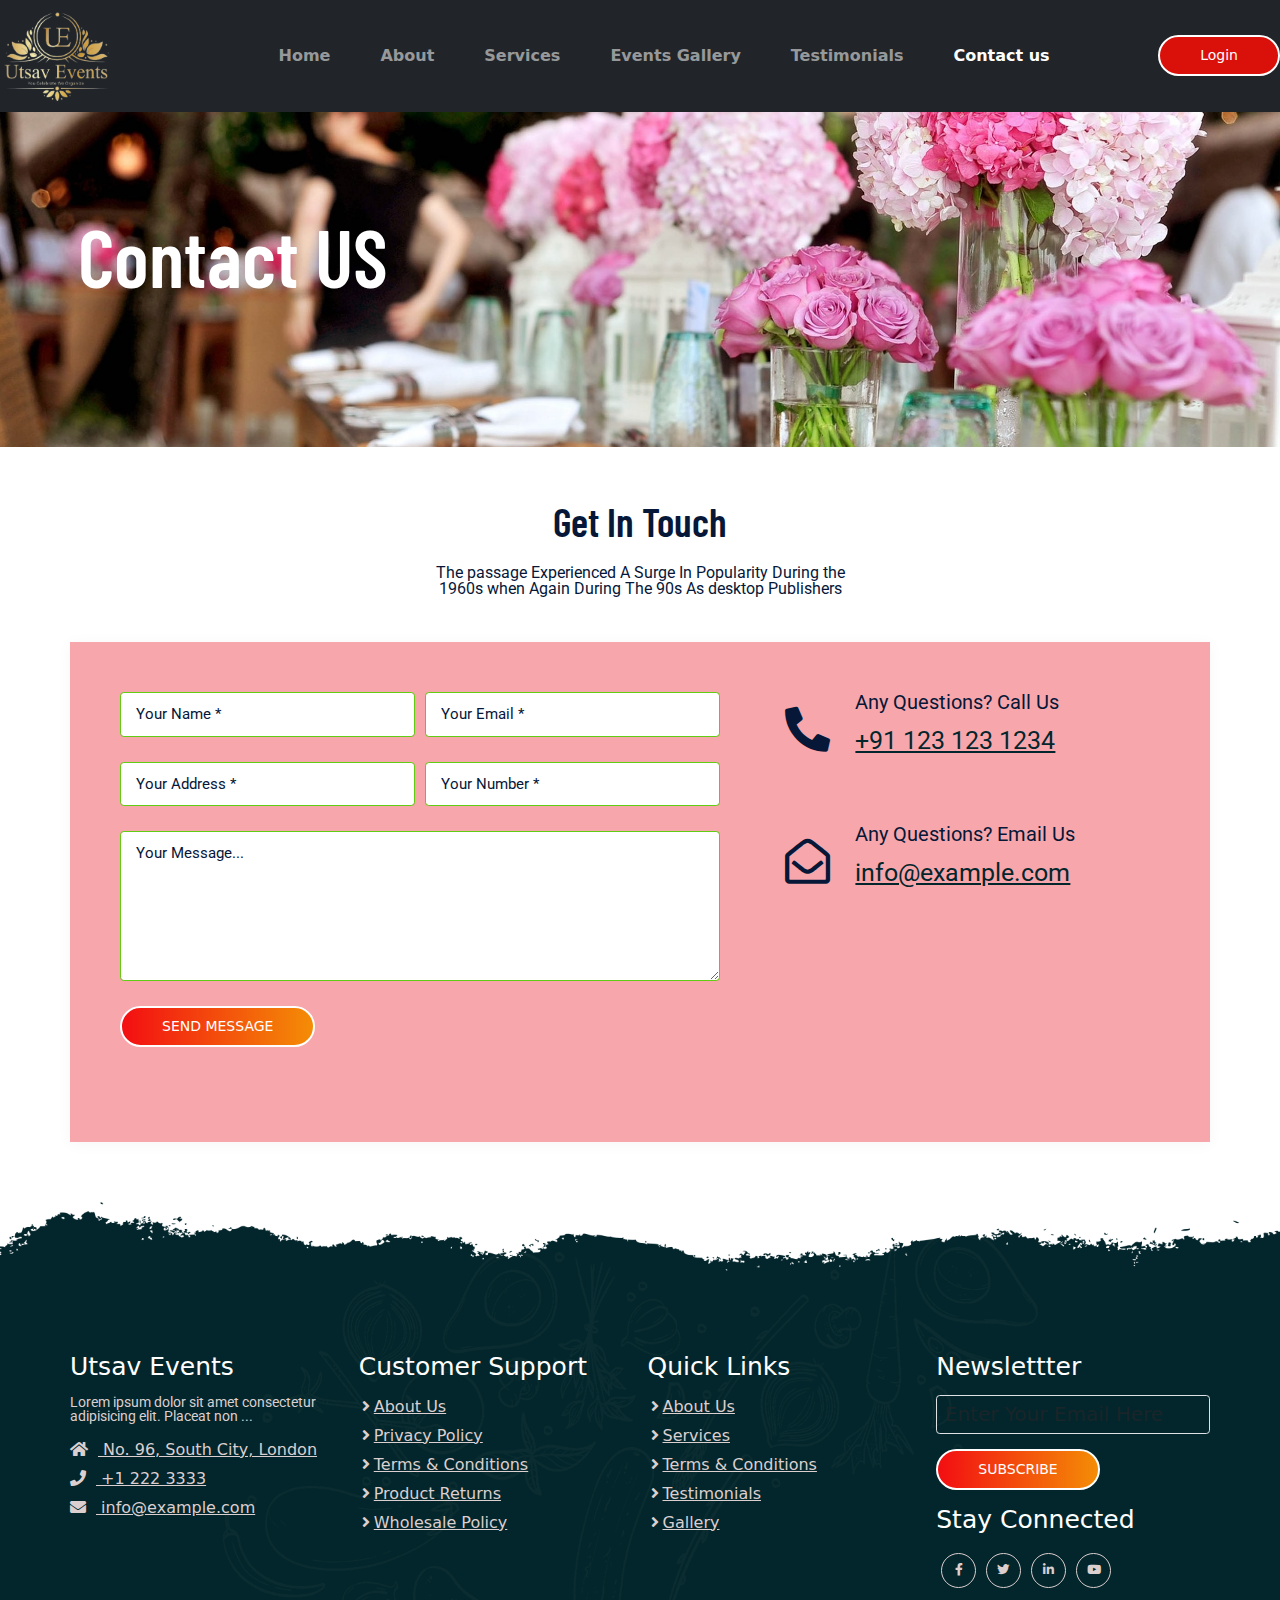
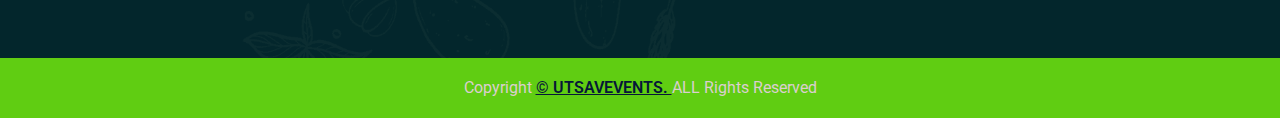
<file: contact.html>
<!DOCTYPE html>
<html lang="en">
<head>
    <meta charset="UTF-8">
    <meta http-equiv="X-UA-Copatible" content="IE=edge">
    <meta name="viewport" content="width=device-width, initial-scale=1.0">
    <title>Contact</title>

    <!-- font awesome cdn link -->
     <link rel="stylesheet" href="https://cdnjs.cloudflare.com/ajax/libs/font-awesome/5.15.4/css/all.min.css">
 
     <!-- custom css file link -->
      <link rel="stylesheet" href="css/style.css">
      <link rel="stylesheet" href="css/responsive.css">
      <!-- lightbox -->
      <link rel="stylesheet" href="css/lightbox.css">
      <link rel="shortcut icon" href="favicon.ico" type="image/x-icon">
      <!-- <link rel="stylesheet" href="https://lokeshdhakar.com/projects/lightbox2/" type="image/x-icon"> -->
      
      <!-- bootstrap5 cdn -->
      <link href="https://cdn.jsdelivr.net/npm/bootstrap@5.1.3/dist/css/bootstrap.min.css" rel="stylesheet" >

</head>
<body class="contact">

  <!-- header or navbar section start -->
        <header id="full-nav">
            <div class="header">
                <div class="container">
                  <nav class="navbar fixed-top navbar-expand-lg navbar-dark bg-dark ">
        
                    <a class="navbar-brand me-auto" href="index.html">
                      <img src="./images/logo5.png" alt="logo" width="120px">
                    </a>
                   
                    <div class="collapse navbar-collapse" id="navbarSupportedContent">
                      <ul class="navbar-nav justify-content-center align-items-center mb-2 mb-lg-0  fs-5 flex-grow-1 pe-3 text-center">
                        <li class="nav-item">
                          <a class="nav-link" aria-current="page" href="index.html">Home</a>
                        </li>
                        <li class="nav-item">
                          <a class="nav-link" href="about.html">About</a>
                        </li>
                        <li class="nav-item">
                          <a class="nav-link" href="services.html">
                            Services
                          </a>
                        </li>
                        <li class="nav-item">
                          <a class="nav-link" href="gallery.html">Events Gallery</a>
                        </li><li class="nav-item">
                          
                        <li class="nav-item">
                          <a class="nav-link" href="testimonials.html">Testimonials</a>
                        </li><li class="nav-item">
                          <a class="nav-link active" href="contact.html">Contact us</a>
                        </li>
                        <li class="nav-item">
                        </li>
                      </ul>
                  </div>
                    <!-- login/sign up -->
                     <a href="logim.html" class="login-button">Login</a>
                     <button class="navbar-toggler" type="button" data-bs-toggle="collapse" data-bs-target="#navbarSupportedContent" aria-controls="navbarSupportedContent" aria-expanded="false" aria-label="Toggle navigation">
                      <span class="navbar-toggler-icon"></span>
                    </button>
                </nav>
                </div>
            </div>
        </header>
  <!-- header or navbar section end -->

 <!-- banner section Start -->
     <section class="banner_section">
         <div class="container">
             <div class="banner-content">
                 <h1>Contact US</h1>
             </div>
         </div>
     </section>
 <!-- banner section end -->
  <!-- Contact section start-->
   <section class="contact_section">
    <div class="container">
        <div class="row justify-content-center">
            <div class="col-12 text-center pb-5">
                 <h2 class="section-title">Get In Touch</h2>
                <p class="section-subtitle">The passage Experienced A Surge In Popularity During the 1960s when Again During The 90s As desktop Publishers</p>
            </div>
            <div class="col-12 contact-form">
                <div class="row">
                    <div class="col-lg-7 mb-5">
                        <div class="row g-3">
                            <div class="col-md-6 mb-4">
                                <input type="text" class="form-control" placeholder="Your Name *" required>
                            </div>
                            <div class="col-md-6 mb-4">
                                <input type="email" class="form-control" placeholder="Your Email *" required>
                            </div>
                            <div class="col-md-6 mb-4">
                                <input type="text" class="form-control" placeholder="Your Address *" required>
                            </div>
                            <div class="col-md-6 mb-4">
                                <input type="number" class="form-control" placeholder="Your Number *" required>
                            </div>
                            <div class="col-12 mb-4">
                                <textarea class="form-control">Your Message...</textarea>
                            </div>
                            <div class="col-12 mb-4">
                                <button type="submit" class="main-btn">Send Message</button>
                            </div>
                        </div>
                    </div>
                    <div class="col-lg-5 mb-5">
                        <div class="content-box ms-sm-5">
                            <ul class="info-box clearfix">
                                <li>
                                    <i class="fas fa-phone-alt"></i>
                                    <p>Any Questions? Call Us</p>
                                    <div>
                                        <a href="#">+91 123 123 1234</a>
                                    </div>
                                </li>
                                <li>
                                    <i class="far fa-envelope-open"></i>
                                    <p>Any Questions? Email Us</p>
                                    <div>
                                        <a href="#">info@example.com</a>
                                    </div>
                                </li>
                            </ul>
                        </div>
                    </div>
                </div>
            </div>
        </div>
    </div>

   </section>
  <!-- Contact section end  -->

 <!-- footer section start -->
    <section class="footer_wrapper mt-3 mb-md-0">
        <div class="container px-5 px-lg-0">
          <div class="row">
            <div class="col-lg-3 col-sm-6 mb-5 mb-lg-0">
              <h5>Utsav Events</h5>
              <p class="mb-4 ps-0 company_details"> Lorem ipsum dolor sit amet consectetur adipisicing elit. Placeat non ...</p>
              <div class="contact-info">
                <ul class="list-unstyled">
                  <li><a href="#"><i class="fa fa-home me-3"></i> No. 96, South City, London</a></li>
                  <li><a href="#"><i class="fa fa-phone me-3"></i> +1 222 3333</a></li>
                  <li><a href="#"><i class="fa fa-envelope me-3"></i> info@example.com</a></li>
                </ul>
              </div>
            </div>
            <div class="col-lg-3 col-sm-6 mb-5 mb-lg-0">
              <h5>Customer Support</h5>
              <ul class="link-widget p-0">
                <li><a href="about.html">About Us</a></li>
                <li><a href="#">Privacy Policy</a></li>
                <li><a href="#">Terms & Conditions</a></li>
                <li><a href="#">Product Returns</a></li>
                <li><a href="#">Wholesale Policy</a></li>
              </ul>
            </div>
            <div class="col-lg-3 col-sm-6 mb-5 mb-lg-0">
              <h5>Quick Links</h5>
              <ul class="link-widget p-0">
                <li><a href="about.html">About Us</a></li>
                <li><a href="services.html">Services</a></li>
                <li><a href="#">Terms & Conditions</a></li>
                <li><a href="testimonials.html">Testimonials</a></li>
                <li><a href="gallery.html">Gallery</a></li>
              </ul>
            </div>

            <div class="col-lg-3 col-sm-6 mb-5 mb-lg-0">
              <h5>Newslettter</h5>
              <div class="form-group mb-4">
                <input type="email" class="form-control bg-transparent" placeholder="Enter Your Email Here">
                <br>
                <button type="submit" class="main-btn">Subscribe</button>
              </div>
              <h5>Stay Connected</h5>
              <ul class="social-network d-flex align-items-center p-0">
                <li><a href="#"><i class="fab fa-facebook-f"></i></a></li>
                <li><a href="#"><i class="fab fa-twitter"></i></a></li>
                <li><a href="#"><i class="fab fa-linkedin-in"></i></a></li>
                <li><a href="#"><i class="fab fa-youtube"></i></a></li>
              </ul>
            </div>
          </div>
        </div>
        <div class="container-fluid copyright-section">
          <p>Copyright <a href="#"> © UTSAVEVENTS. </a>ALL Rights Reserved</p>
        </div>
      </section>
    <!-- footer section end -->
    





         <!-- jquery cdn -->
         <script src="https://code.jquery.com/jquery-3.6.0.min.js"></script>

         <!-- lightbox pupup -->
          <script src="js/lightbox.js"></script>
    
          <!-- bootstrap5 cdn -->
          <script src="https://cdn.jsdelivr.net/npm/@popperjs/core@2.10.2/dist/umd/popper.min.js"></script>
          <script src="https://cdn.jsdelivr.net/npm/bootstrap@5.1.3/dist/js/bootstrap.min.js"></script>
         
          <!-- custom js -->
           <script src="js/main.js"></script>
</body>
</html>
</file>
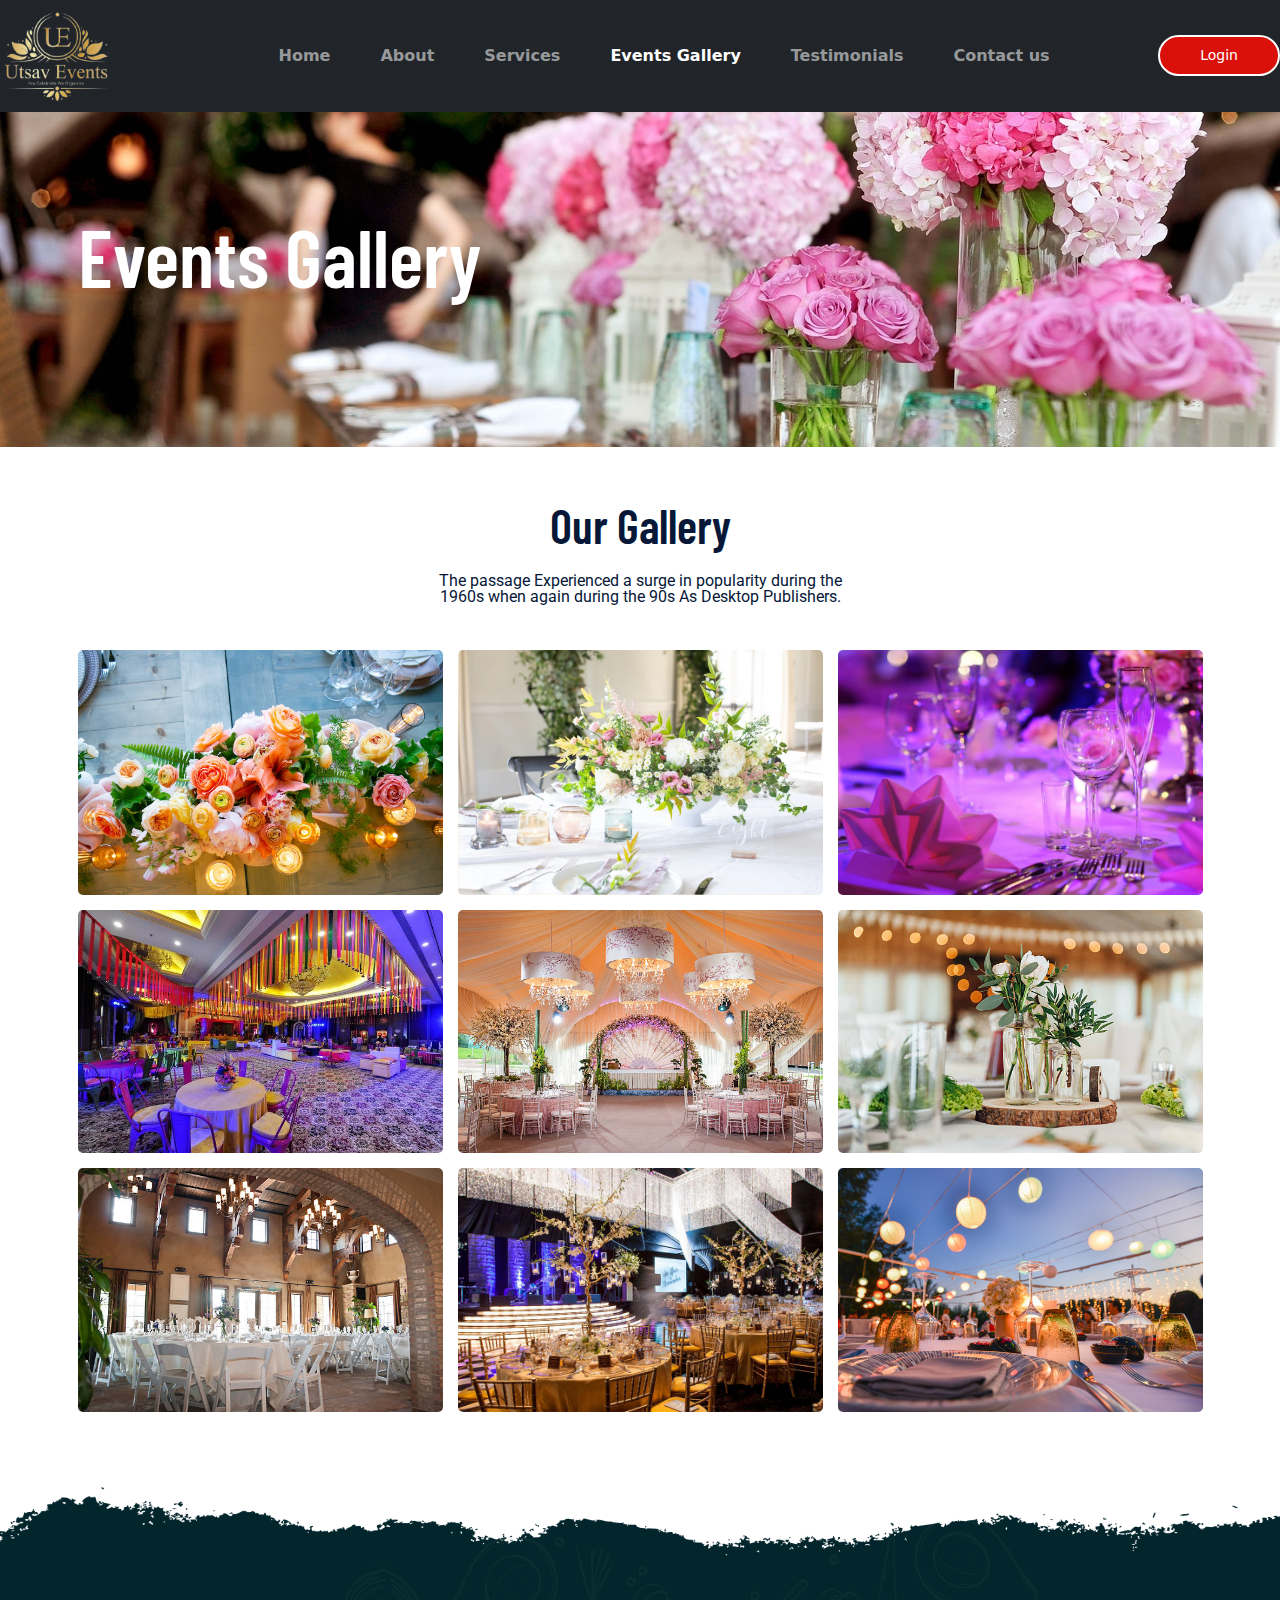
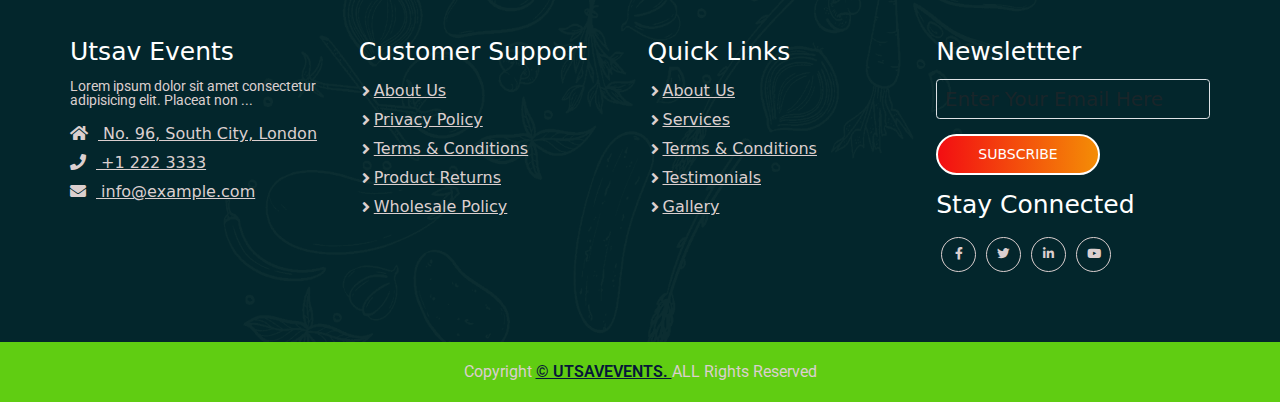
<file: gallery.html>
<!DOCTYPE html>
<html lang="en">
<head>
    <meta charset="UTF-8">
    <meta http-equiv="X-UA-Copatible" content="IE=edge">
    <meta name="viewport" content="width=device-width, initial-scale=1.0">
    <title>Gallery</title>

    <!-- font awesome cdn link -->
     <link rel="stylesheet" href="https://cdnjs.cloudflare.com/ajax/libs/font-awesome/5.15.4/css/all.min.css">
 
     <!-- custom css file link -->
      <link rel="stylesheet" href="css/style.css">
      <link rel="stylesheet" href="css/responsive.css">
      <!-- lightbox -->
      <link rel="stylesheet" href="css/lightbox.css">
      <link rel="shortcut icon" href="favicon.ico" type="image/x-icon">
      <!-- <link rel="stylesheet" href="https://lokeshdhakar.com/projects/lightbox2/" type="image/x-icon"> -->
      
      <!-- bootstrap5 cdn -->
      <link href="https://cdn.jsdelivr.net/npm/bootstrap@5.1.3/dist/css/bootstrap.min.css" rel="stylesheet" >

      
</head>
<body class="gallery">
    
        <!-- header or navbar section start -->
        <header id="full-nav">
            <div class="header">
                <div class="container">
                  <nav class="navbar fixed-top navbar-expand-lg navbar-dark bg-dark ">
        
                    <a class="navbar-brand me-auto" href="index.html">
                      <img src="./images/logo5.png" alt="logo" width="120px">
                    </a>
                   
                    <div class="collapse navbar-collapse" id="navbarSupportedContent">
                      <ul class="navbar-nav justify-content-center align-items-center mb-2 mb-lg-0  fs-5 flex-grow-1 pe-3 text-center">
                        <li class="nav-item">
                          <a class="nav-link" aria-current="page" href="index.html">Home</a>
                        </li>
                        <li class="nav-item">
                          <a class="nav-link" href="about.html">About</a>
                        </li>
                        <li class="nav-item">
                          <a class="nav-link" href="services.html">
                            Services
                          </a>
                        </li>
                        <li class="nav-item">
                          <a class="nav-link active" href="gallery.html">Events Gallery</a>
                        </li><li class="nav-item">
                          
                        <li class="nav-item">
                          <a class="nav-link" href="testimonials.html">Testimonials</a>
                        </li><li class="nav-item">
                          <a class="nav-link" href="contact.html">Contact us</a>
                        </li>
                        <li class="nav-item">
                        </li>
                      </ul>
                  </div>
                    <!-- login/sign up -->
                     <a href="logim.html" class="login-button">Login</a>
                     <button class="navbar-toggler" type="button" data-bs-toggle="collapse" data-bs-target="#navbarSupportedContent" aria-controls="navbarSupportedContent" aria-expanded="false" aria-label="Toggle navigation">
                      <span class="navbar-toggler-icon"></span>
                    </button>
                </nav>
                </div>
            </div>
        </header>
        <!-- header or navbar section end -->
         <!-- banner section Start -->
        <section class="banner_section">
            <div class="container">
                <div class="banner-content">
                    <h1>Events Gallery</h1>
                </div>
            </div>
          </section>
         <!-- banner section end -->

      <!-- Gallery Section Start -->
      <section class="gallery_section">
        <div class="container">
          <div class="row">
            <div class="col-12 text-center pb-5">
              <h2 class="section-title">Our Gallery</h2>
              <p class="section-subtitle">The passage Experienced a surge in popularity during the 1960s when again during the 90s As Desktop Publishers.</p>
            </div>
            <div class="col-sm-6 col-lg-4 mb-4">
              <a href="images/gallery/flower.jpeg" data-lightbox="image" data-title="Flower-decoration">
                <img src="images/gallery/flower.jpeg" class="img-fluid rounded-3">
              </a>
            </div>
            <div class="col-sm-6 col-lg-4 mb-4">
              <a href="images/gallery/glass.webp" data-lightbox="image" data-title="Flower-decoration">
                <img src="images/gallery/glass.webp"  class="img-fluid rounded-3">
              </a>
            </div>
            <div class="col-sm-6 col-lg-4 mb-4">           
              <a href="images/gallery/image1.jpg" data-lightbox="image" data-title="Corporate Party">
                <img src="images/gallery/image1.jpg" class="img-fluid rounded-3">
              </a>
            </div>
            <div class="col-sm-6 col-lg-4 mb-4">              
              <a href="images/gallery/image2.jpg" data-lightbox="image" data-title="Functions">
                <img src="images/gallery/image2.jpg" class="img-fluid rounded-3">
              </a>             
            </div>
            <div class="col-sm-6 col-lg-4 mb-4">
              <a href="images/gallery/img1.jpg" data-lightbox="image" data-title="Celebration">
                <img src="images/gallery/img1.jpg"  class="img-fluid rounded-3">
              </a>
            </div>
            <div class="col-sm-6 col-lg-4 mb-4">
              <a href="images/gallery/img12.jpg" data-lightbox="image" data-title="Theme party">
                <img src="images/gallery/img12.jpg" class="img-fluid rounded-3">
              </a>
            </div>
            <div class="col-sm-6 col-lg-4 mb-4">
                <a href="images/gallery/g-1.jpg" data-lightbox="image" data-title="Lemon">
                  <img src="images/gallery/img2.jpg" class="img-fluid rounded-3">
                </a>
              </div>
              <div class="col-sm-6 col-lg-4 mb-4">
                <a href="images/gallery/party1.jpg" data-lightbox="image" data-title="Occasions">
                  <img src="images/gallery/party1.jpg"  class="img-fluid rounded-3">
                </a>
              </div>
              <div class="col-sm-6 col-lg-4 mb-4">           
                <a href="images/gallery/Corporate.jpg" data-lightbox="image" data-title="Corporate Events">
                  <img src="images/gallery/Corporate.jpg" class="img-fluid rounded-3">
                </a>
              </div>
          </div>
        </div>
       </section>
      <!-- Gallery Section end -->

         

     <!-- footer section start -->
    <section class="footer_wrapper mt-3 mb-md-0">
        <div class="container px-5 px-lg-0">
          <div class="row">
            <div class="col-lg-3 col-sm-6 mb-5 mb-lg-0">
              <h5>Utsav Events</h5>
              <p class="mb-4 ps-0 company_details"> Lorem ipsum dolor sit amet consectetur adipisicing elit. Placeat non ...</p>
              <div class="contact-info">
                <ul class="list-unstyled">
                  <li><a href="#"><i class="fa fa-home me-3"></i> No. 96, South City, London</a></li>
                  <li><a href="#"><i class="fa fa-phone me-3"></i> +1 222 3333</a></li>
                  <li><a href="#"><i class="fa fa-envelope me-3"></i> info@example.com</a></li>
                </ul>
              </div>
            </div>
            <div class="col-lg-3 col-sm-6 mb-5 mb-lg-0">
              <h5>Customer Support</h5>
              <ul class="link-widget p-0">
                <li><a href="about.html">About Us</a></li>
                <li><a href="#">Privacy Policy</a></li>
                <li><a href="#">Terms & Conditions</a></li>
                <li><a href="#">Product Returns</a></li>
                <li><a href="#">Wholesale Policy</a></li>
              </ul>
            </div>
            <div class="col-lg-3 col-sm-6 mb-5 mb-lg-0">
              <h5>Quick Links</h5>
              <ul class="link-widget p-0">
                <li><a href="about.html">About Us</a></li>
                <li><a href="services.html">Services</a></li>
                <li><a href="#">Terms & Conditions</a></li>
                <li><a href="testimonials.html">Testimonials</a></li>
                <li><a href="gallery.html">Gallery</a></li>
              </ul>
            </div>

            <div class="col-lg-3 col-sm-6 mb-5 mb-lg-0">
              <h5>Newslettter</h5>
              <div class="form-group mb-4">
                <input type="email" class="form-control bg-transparent" placeholder="Enter Your Email Here">
                <br>
                <button type="submit" class="main-btn">Subscribe</button>
              </div>
              <h5>Stay Connected</h5>
              <ul class="social-network d-flex align-items-center p-0">
                <li><a href="#"><i class="fab fa-facebook-f"></i></a></li>
                <li><a href="#"><i class="fab fa-twitter"></i></a></li>
                <li><a href="#"><i class="fab fa-linkedin-in"></i></a></li>
                <li><a href="#"><i class="fab fa-youtube"></i></a></li>
              </ul>
            </div>
          </div>
        </div>
        <div class="container-fluid copyright-section">
          <p>Copyright <a href="#"> © UTSAVEVENTS. </a>ALL Rights Reserved</p>
        </div>
      </section>
    <!-- footer section end -->




     <!-- jquery cdn -->
     <script src="https://code.jquery.com/jquery-3.6.0.min.js"></script>

     <!-- lightbox pupup -->
      <script src="js/lightbox.js"></script>

      <!-- bootstrap5 cdn -->
      <script src="https://cdn.jsdelivr.net/npm/@popperjs/core@2.10.2/dist/umd/popper.min.js"></script>
      <script src="https://cdn.jsdelivr.net/npm/bootstrap@5.1.3/dist/js/bootstrap.min.js"></script>
     
      <!-- custom js -->
       <script src="js/main.js"></script>

</body>
</html>
</file>
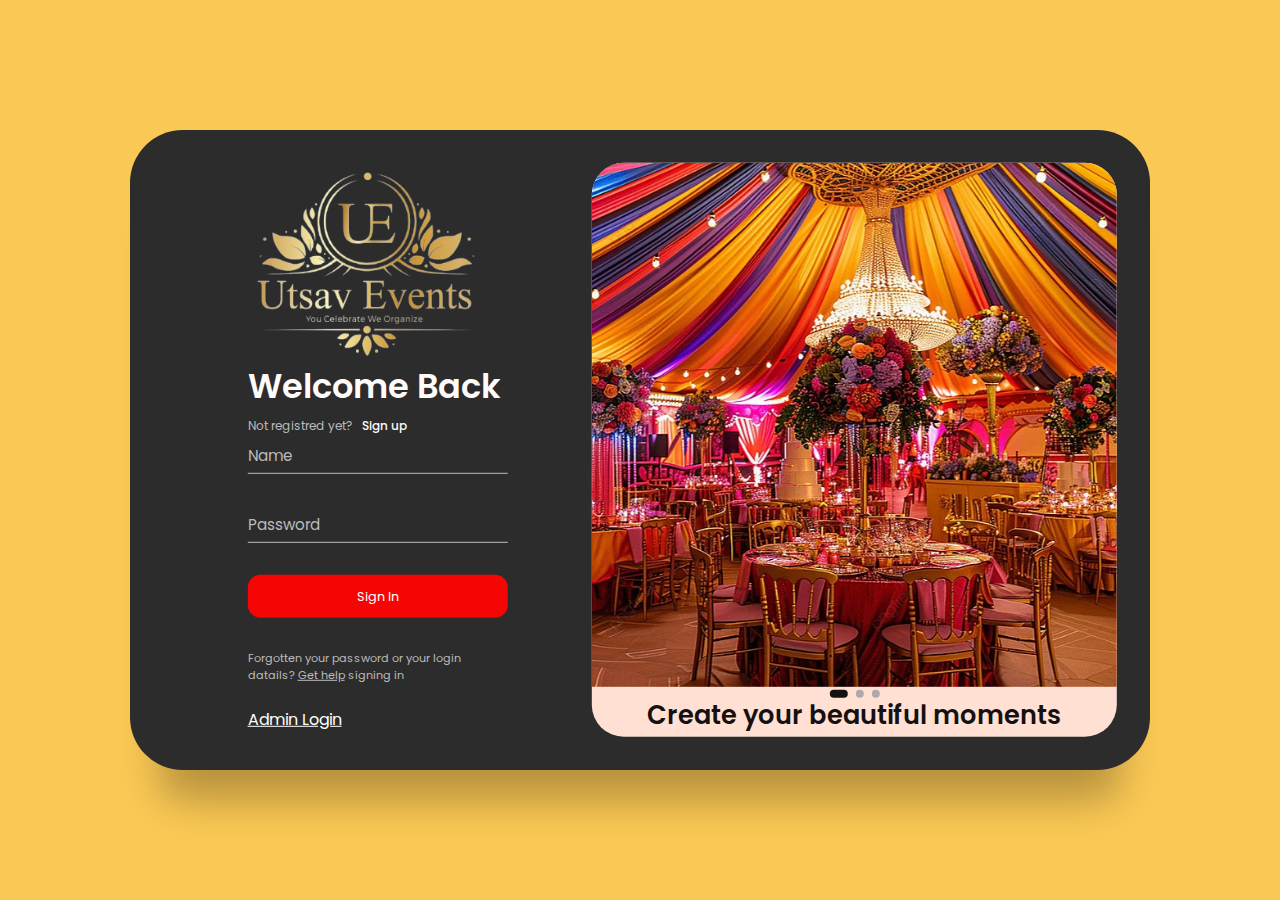
<file: logim.html>
<!DOCTYPE html>
<html lang="en">
  <head>
    <meta charset="UTF-8" />
    <meta http-equiv="X-UA-Compatible" content="IE=edge" />
    <meta name="viewport" content="width=device-width, initial-scale=1.0" />
    <title>Sign in & Sign up Form</title>
    <link rel="shortcut icon" href="favicon.ico" type="image/x-icon">
    <link rel="stylesheet" href="style1.css" />
    
  </head>
  <body>
    <main>
      <div class="box">
        <div class="inner-box">
          <div class="forms-wrap">
            <form action="index.html" autocomplete="off" class="sign-in-form">
              <div class="logo">
                <img src="./images/logo5.png" alt="easyclass" />
                <!-- <h4>easyclass</h4> -->
              </div>

              <div class="heading">
                <h2>Welcome Back</h2>
                <h6>Not registred yet?</h6>
                <a href="#" class="toggle">Sign up</a>
              </div>

              <div class="actual-form">
                <div class="input-wrap">
                  <input
                    type="text"
                    minlength="4"
                    class="input-field"
                    autocomplete="off"
                    required
                  />
                  <label>Name</label>
                </div>

                <div class="input-wrap">
                  <input
                    type="password"
                    minlength="4"
                    class="input-field"
                    autocomplete="off"
                    required
                  />
                  <label>Password</label>
                </div>

                <a href="index.html">
                  <input type="submit" value="Sign In" class="sign-btn" />
                </a>

                <p class="text">
                  Forgotten your password or your login datails?
                  <a href="#">Get help</a> signing in
                </p>
              </div>
              <div class="admin-section clearfix">
                <!-- <i class="fa-regular fa-user"></i> -->
                <i class="fa fa-user-o" aria-hidden="true"></i>
                <a href="admin-login.html">Admin Login</a>
              </div>
            </form>

            <form action="index.html" autocomplete="off" class="sign-up-form">
              <div class="logo">
                <img src="./images/logo5.png" alt="" />
                <!-- <h4>easyclass</h4> -->
              </div>

              <div class="heading">
                <h2>Get Started</h2>
                <h6>Already have an account?</h6>
                <a href="#" class="toggle">Sign in</a>
              </div>

              <div class="actual-form">
                <div class="input-wrap">
                  <input
                    type="text"
                    minlength="4"
                    class="input-field"
                    autocomplete="off"
                    required
                  />
                  <label>Name</label>
                </div>

                <div class="input-wrap">
                  <input
                    type="email"
                    class="input-field"
                    autocomplete="off"
                    required
                  />
                  <label>Email</label>
                </div>

                <div class="input-wrap">
                  <input
                    type="password"
                    minlength="4"
                    class="input-field"
                    autocomplete="off"
                    required
                  />
                  <label>Password</label>
                </div>

                <a action>
                  <input type="submit" value="Sign Up" class="sign-btn" />
                </a>
                <p class="text">
                  By signing up, I agree to the
                  <a href="#">Terms of Services</a> and
                  <a href="#">Privacy Policy</a>
                </p>
              </div>
            </form>
          </div>

          <div class="carousel">
            <div class="images-wrapper">
              <img src="./images/gallery/img5.jpg" class="image img-1 show" alt="" />
              <img src="./images/gallery/corporate-events12.jpg" class="image img-2" alt="" />
              <img src="./images/gallery/img4.jpg" class="image img-3" alt="" />
            </div>

             <div class="bullets">
                <span class="active" data-value="1"></span>
                <span data-value="2"></span>
                <span data-value="3"></span>
              </div>

            <div class="text-slider">
              <div class="text-wrap">
                <div class="text-group">
                  <h2>Create your beautiful moments</h2>
                  <h2>Customize your event as you like</h2>
                  <h2>Invite happiness in Your life</h2>
                </div>
              </div>

             
            </div>
          </div>
        </div>
      </div>
    </main>

    <!-- Javascript file -->

    <script src="login.js"></script>
  </body>
</html>
</file>
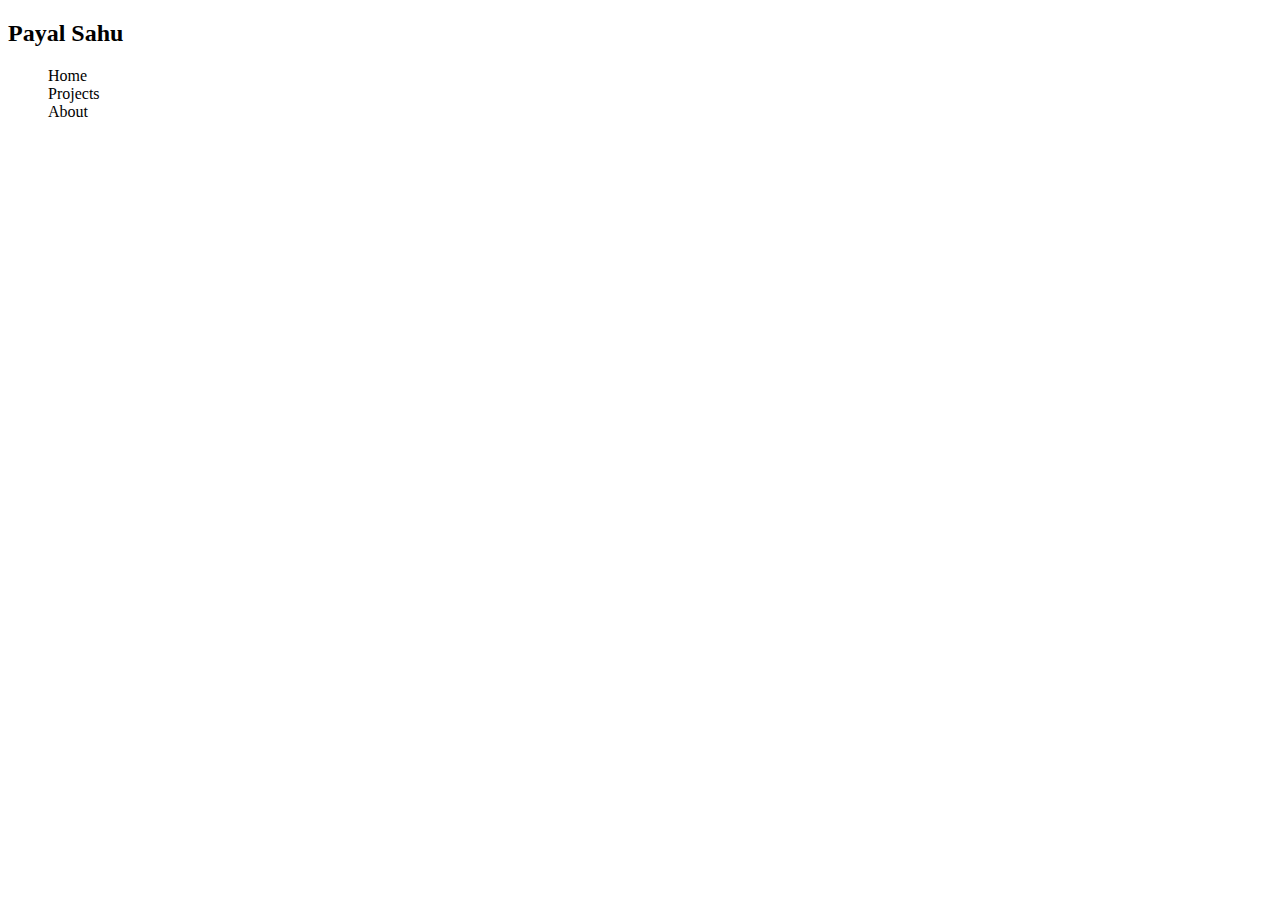
<file: portfolio.html>
<!DOCTYPE html>
<html lang="en">
<head>
    <meta charset="UTF-8">
    <meta name="viewport" content="width=device-width, initial-scale=1.0">
    <title>Document</title>
</head>
<body>
    <header>
        <div>
            <div>
                <h2>Payal Sahu</h2>
                <div>
                    <ul type="none">
                    <li>Home</li>
                    <li>Projects</li>
                    <li>About</li>
                    <li></li>
                </ul>  
                </div>
            </div>
        </div>
    </header>
</body>
</html>
</file>
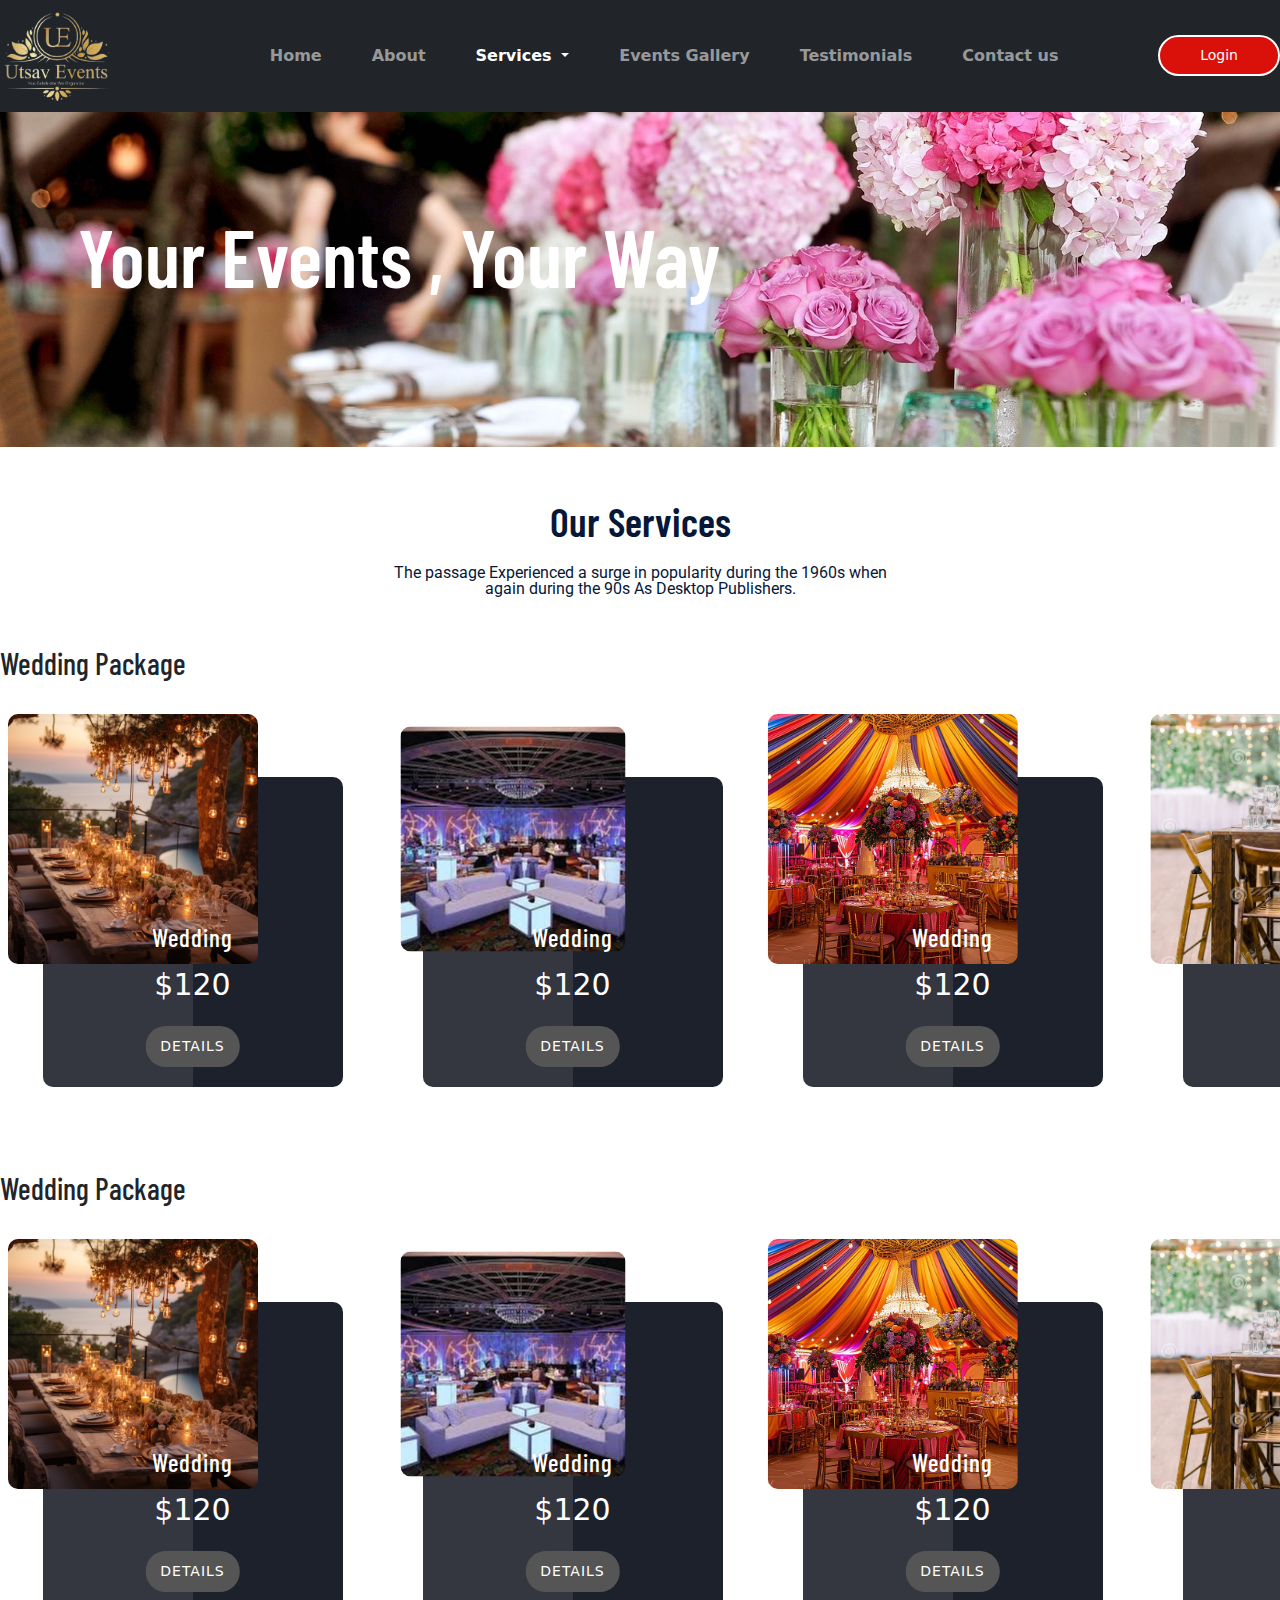
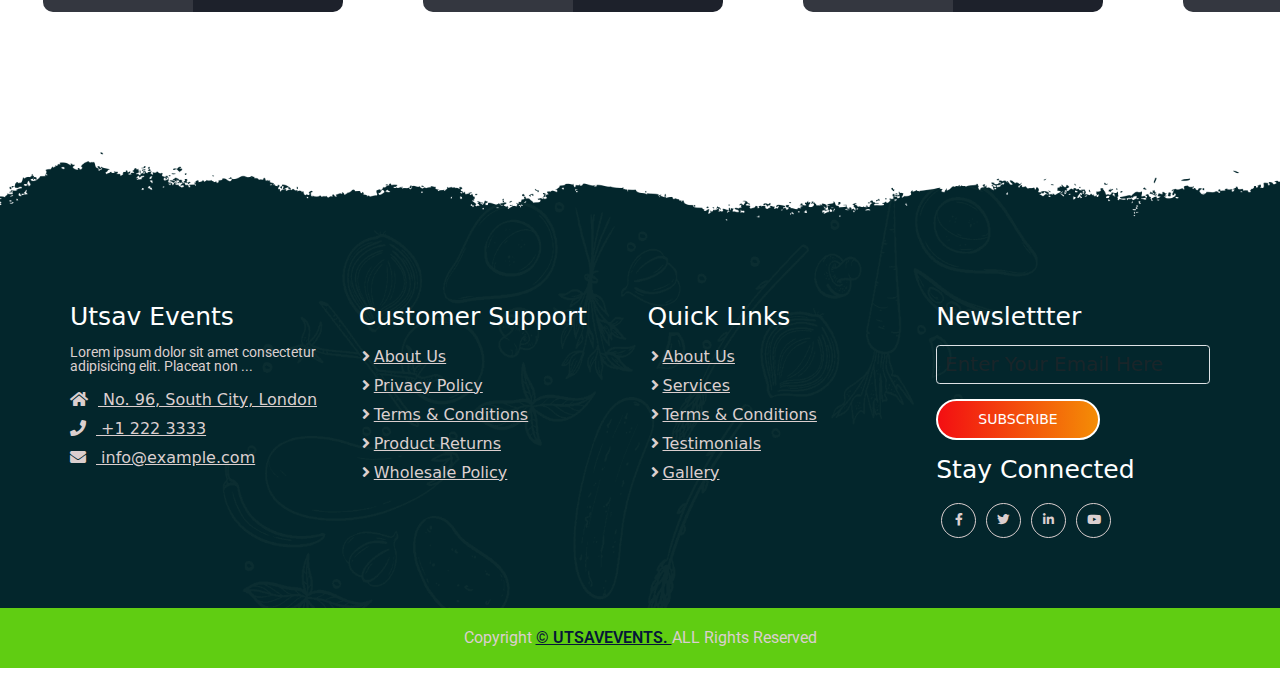
<file: services.html>
<!DOCTYPE html>
<html lang="en">
  <head>
    <meta charset="UTF-8" />
    <meta http-equiv="X-UA-Copatible" content="IE=edge" />
    <meta name="viewport" content="width=device-width, initial-scale=1.0" />
    <title>Gallery</title>

    <!-- font awesome cdn link -->
    <link
      rel="stylesheet"
      href="https://cdnjs.cloudflare.com/ajax/libs/font-awesome/5.15.4/css/all.min.css"
    />

    <!-- custom css file link -->
    <link rel="stylesheet" href="css/style.css" />
    <!-- <link rel="stylesheet" href="css/services.css" /> -->
    <link rel="stylesheet" href="css/responsive.css" />
    <!-- lightbox -->
    <link rel="stylesheet" href="css/lightbox.css" />
    <link rel="shortcut icon" href="favicon.ico" type="image/x-icon" />
    <!-- <link rel="stylesheet" href="https://lokeshdhakar.com/projects/lightbox2/" type="image/x-icon"> -->

    <!-- bootstrap5 cdn -->
    <link
      href="https://cdn.jsdelivr.net/npm/bootstrap@5.1.3/dist/css/bootstrap.min.css"
      rel="stylesheet"
    />

    <style>
      .head-slider{
        font-size: 30px;
        padding-bottom: 10px;
      }
      .head-slider h2{
        font-size: 30px;
      }
      .product-slider {
        display: flex;
        overflow-x: auto;
        scrollbar-width: 10px;
        scroll-snap-type: x mandatory;
        scroll-behavior: smooth;
        scrollbar-color: #a09090;
        -webkit-overflow-scrolling: touch;
        scrollbar-width: thin;
        padding: 10px;
      }
      .product-slider ::-webkit-scrollbar {
        width: 0.5rem;
      }

      .slider-button {
        position: absolute;
        top: 50%;
        transform: translateY(-50%);
        width: 30px;
        height: 10px;
        background-color: #fff;
        border: none;
        border-radius: 50%;
        font-size: 20px;
        font-weight: bold;
        cursor: pointer;
      }
      
      
      .slider-button.left {
        left: 20px;
      }
      
      .slider-button.right {
        right: 20px;
      }
    </style>

    <script>
      const slider = document.querySelector('.product-slider');
      const sliderButtons = document.querySelectorAll('.slider-button');
      let scrollAmount = 0;
      let sliderWidth = slider.offsetWidth;
      let cardMargin = parseInt(window.getComputedStyle(document.querySelector('.product-card')).marginRight);
      
      sliderButtons.forEach(button => {
        button.addEventListener('click', function() {
          if (this.classList.contains('left')) {
            scrollAmount -= (sliderWidth + cardMargin);
            if (scrollAmount < 0) {
              scrollAmount = 0;
            }
          } else if (this.classList.contains('right')) {
            scrollAmount += (sliderWidth + cardMargin);
            if (scrollAmount > slider.scrollWidth - sliderWidth) {
              scrollAmount = slider.scrollWidth - sliderWidth;
            }
          }
          slider.scrollTo({
            top: 0,
            left: scrollAmount,
            behavior: 'smooth'
          });
        });
      });
      
      window.addEventListener('resize', function() {
        sliderWidth = slider.offsetWidth;
      });
      
    </script>
  </head>
  <body class="services">
    <!-- header or navbar section start -->
    <header id="full-nav">
      <div class="header">
        <div class="container">
          <nav class="navbar fixed-top navbar-expand-lg navbar-dark bg-dark">
            <a class="navbar-brand me-auto" href="index.html">
              <img src="./images/logo5.png" alt="logo" width="120px" />
            </a>

            <div class="collapse navbar-collapse" id="navbarSupportedContent">
              <ul
                class="navbar-nav justify-content-center align-items-center mb-2 mb-lg-0 fs-5 flex-grow-1 pe-3 text-center"
              >
                <li class="nav-item">
                  <a class="nav-link" aria-current="page" href="index.html"
                    >Home</a
                  >
                </li>
                <li class="nav-item">
                  <a class="nav-link" href="about.html">About</a>
                </li>
                <li class="nav-item dropdown">
                  <a
                    class="nav-link dropdown-toggle active"
                    href="#"
                    id="navbarDropdown"
                    role="button"
                    data-bs-toggle="dropdown"
                    aria-expanded="false"
                  >
                    Services
                  </a>
                  <ul class="dropdown-menu" aria-labelledby="navbarDropdown">
                    <li>
                      <a class="dropdown-item" href="#"
                        >Exclusive Wedding Events</a
                      >
                    </li>
                    <li><a class="dropdown-item" href="#">Wedding Event</a></li>
                    <li><hr class="dropdown-divider" /></li>
                    <li>
                      <a class="dropdown-item" href="#">Corporate Events</a>
                    </li>
                    <li><a class="dropdown-item" href="#">Occasions</a></li>
                    <li>
                      <a class="dropdown-item" href="#">Events and Parties</a>
                    </li>
                  </ul>
                </li>
                <li class="nav-item">
                  <a class="nav-link" href="gallery.html">Events Gallery</a>
                </li>
                <li class="nav-item"></li>

                <li class="nav-item">
                  <a class="nav-link" href="testimonials.html">Testimonials</a>
                </li>
                <li class="nav-item">
                  <a class="nav-link" href="contact.html">Contact us</a>
                </li>
                <li class="nav-item"></li>
              </ul>
            </div>
            <!-- login/sign up -->
            <a href="#" class="login-button">Login</a>
            <button
              class="navbar-toggler"
              type="button"
              data-bs-toggle="collapse"
              data-bs-target="#navbarSupportedContent"
              aria-controls="navbarSupportedContent"
              aria-expanded="false"
              aria-label="Toggle navigation"
            >
              <span class="navbar-toggler-icon"></span>
            </button>
          </nav>
        </div>
      </div>
    </header>
    <!-- header or navbar section end -->

    <!-- banner section Start -->
    <section class="banner_section">
      <div class="container">
        <div class="banner-content">
          <form action="#">
            <div class="search-box">
              <h1>Your Events , Your Way</h1>
            </div>
          </form>
        </div>
      </div>
    </section>
    <!-- banner section end -->

    <!-- product card section  start-->

    <section class="services1">
      <div class="row">
        <div class="col-12 text-center pb-5">
          <h2 class="section-title">Our Services</h2>
          <p class="section-subtitle">
            The passage Experienced a surge in popularity during the 1960s when
            again during the 90s As Desktop Publishers.
          </p>
        </div>
        <div class="head-slider">
          <h2>Wedding Package</h2>
        </div>
        <div class="product-slider">

          <div class="container1">
            <div class="product">
              <div class="product-card">
                <h2 class="name">Wedding</h2>
                <span class="price">$120</span>
                <a class="popup-btn">Details</a>
                <img src="./images/gallery/img4.jpg" class="product-img" alt="" />
              </div>
              <div class="popup-view">
                <div class="popup-card">
                  <a><i class="fas fa-times close-btn"></i></a>
                  <div class="product-img">
                    <img src="./images/gallery/img4.jpg" alt="" />
                  </div>
                  <div class="info">
                    <h2>Utsav <br /><span>Wedding Destination</span></h2>
                    <p>
                      Lorem ipsum dolor sit, amet consectetur adipisicing elit.
                      Quasi expedita quos velit voluptatum, quia doloribus!
                      Consequuntur enim deleniti voluptatem neque, porro
                      perferendis.
                    </p>
                    <span class="price">$120.00</span>
                    <a href="#" class="add-cart-btn">Book Now</a>
                    <a href="#" class="add-wish">Call for Enquiry</a>
                  </div>
                </div>
              </div>
            </div>
          </div>
        
        
          <div class="container1">
            <div class="product">
              <div class="product-card">
                <h2 class="name">Wedding</h2>
                <span class="price">$120</span>
                <a class="popup-btn">Details</a>
                <img src="./images/gallery/images1.jpeg" class="product-img" alt="" />
              </div>
              <div class="popup-view">
                <div class="popup-card">
                  <a><i class="fas fa-times close-btn"></i></a>
                  <div class="product-img">
                    <img src="./images/gallery/images1.jpeg" alt="" />
                  </div>
                  <div class="info">
                    <h2>Utsav <br /><span>Wedding Destination</span></h2>
                    <p>
                      Lorem ipsum dolor sit, amet consectetur adipisicing elit.
                      Quasi expedita quos velit voluptatum, quia doloribus!
                      Consequuntur enim deleniti voluptatem neque, porro
                      perferendis.
                    </p>
                    <span class="price">$120.00</span>
                    <a href="#" class="add-cart-btn">Book Now</a>
                    <a href="#" class="add-wish">Call for Enquiry</a>
                  </div>
                </div>
              </div>
            </div>
          </div>
        
        
          <div class="container1">
            <div class="product">
              <div class="product-card">
                <h2 class="name">Wedding</h2>
                <span class="price">$120</span>
                <a class="popup-btn">Details</a>
                <img src="./images/gallery/img5.jpg" class="product-img" alt="" />
              </div>
              <div class="popup-view">
                <div class="popup-card">
                  <a><i class="fas fa-times close-btn"></i></a>
                  <div class="product-img">
                    <img src="./images/gallery/img5.jpg" alt="" />
                  </div>
                  <div class="info">
                    <h2>Utsav <br /><span>Wedding Destination</span></h2>
                    <p>
                      Lorem ipsum dolor sit, amet consectetur adipisicing elit.
                      Quasi expedita quos velit voluptatum, quia doloribus!
                      Consequuntur enim deleniti voluptatem neque, porro
                      perferendis.
                    </p>
                    <span class="price">$120.00</span>
                    <a href="#" class="add-cart-btn">Book Now</a>
                    <a href="#" class="add-wish">Call for Enquiry</a>
                  </div>
                </div>
              </div>
            </div>
          </div>
      
        
          <div class="container1">
            <div class="product">
              <div class="product-card">
                <h2 class="name">Wedding</h2>
                <span class="price">$120</span>
                <a class="popup-btn">Details</a>
                <img src="./images/121.jpg" class="product-img" alt="" />
              </div>
              <div class="popup-view">
                <div class="popup-card">
                  <a><i class="fas fa-times close-btn"></i></a>
                  <div class="product-img">
                    <img src="./images/121.jpg" alt="" />
                  </div>
                  <div class="info">
                    <h2>Utsav <br /><span>Wedding Destination</span></h2>
                    <p>
                      Lorem ipsum dolor sit, amet consectetur adipisicing elit.
                      Quasi expedita quos velit voluptatum, quia doloribus!
                      Consequuntur enim deleniti voluptatem neque, porro
                      perferendis.
                    </p>
                    <span class="price">$120.00</span>
                    <a href="#" class="add-cart-btn">Book Now</a>
                    <a href="#" class="add-wish">Call for Enquiry</a>
                  </div>
                </div>
              </div>
            </div>
          </div>
        
        
          <div class="container1">
            <div class="product">
              <div class="product-card">
                <h2 class="name">Wedding</h2>
                <span class="price">$120</span>
                <a class="popup-btn">Details</a>
                <img src="./images/gallery/wedding1.jpg" class="product-img" alt="" />
              </div>
              <div class="popup-view">
                <div class="popup-card">
                  <a><i class="fas fa-times close-btn"></i></a>
                  <div class="product-img">
                    <img src="./images/gallery/wedding.jpg" alt="" />
                  </div>
                  <div class="info">
                    <h2>Utsav <br /><span>Wedding Destination</span></h2>
                    <p>
                      Lorem ipsum dolor sit, amet consectetur adipisicing elit.
                      Quasi expedita quos velit voluptatum, quia doloribus!
                      Consequuntur enim deleniti voluptatem neque, porro
                      perferendis.
                    </p>
                    <span class="price">$120.00</span>
                    <a href="#" class="add-cart-btn">Book Now</a>
                    <a href="#" class="add-wish">Call for Enquiry</a>
                  </div>
                </div>
              </div>
            </div>
          </div>
      
        
          <div class="container1">
            <div class="product">
              <div class="product-card">
                <h2 class="name">Wedding</h2>
                <span class="price">$120</span>
                <a class="popup-btn">Details</a>
                <img src="./images/gallery/party177.jpg" class="product-img" alt="" />
              </div>
              <div class="popup-view">
                <div class="popup-card">
                  <a><i class="fas fa-times close-btn"></i></a>
                  <div class="product-img">
                    <img src="./images/gallery/party17.jpg" alt="" />
                  </div>
                  <div class="info">
                    <h2>Utsav <br /><span>Wedding Destination</span></h2>
                    <p>
                      Lorem ipsum dolor sit, amet consectetur adipisicing elit.
                      Quasi expedita quos velit voluptatum, quia doloribus!
                      Consequuntur enim deleniti voluptatem neque, porro
                      perferendis.
                    </p>
                    <span class="price">$120.00</span>
                    <a href="#" class="add-cart-btn">Book Now</a>
                    <a href="#" class="add-wish">Call for Enquiry</a>
                  </div>
                </div>
              </div>
            </div>
          </div>
        </div>
        
        <div class="head-slider">
          <h2>Wedding Package</h2>
        </div>
        <div class="product-slider">

          <div class="container1">
            <div class="product">
              <div class="product-card">
                <h2 class="name">Wedding</h2>
                <span class="price">$120</span>
                <a class="popup-btn">Details</a>
                <img src="./images/gallery/img4.jpg" class="product-img" alt="" />
              </div>
              <div class="popup-view">
                <div class="popup-card">
                  <a><i class="fas fa-times close-btn"></i></a>
                  <div class="product-img">
                    <img src="./images/gallery/img4.jpg" alt="" />
                  </div>
                  <div class="info">
                    <h2>Utsav <br /><span>Wedding Destination</span></h2>
                    <p>
                      Lorem ipsum dolor sit, amet consectetur adipisicing elit.
                      Quasi expedita quos velit voluptatum, quia doloribus!
                      Consequuntur enim deleniti voluptatem neque, porro
                      perferendis.
                    </p>
                    <span class="price">$120.00</span>
                    <a href="#" class="add-cart-btn">Book Now</a>
                    <a href="#" class="add-wish">Call for Enquiry</a>
                  </div>
                </div>
              </div>
            </div>
          </div>
        
        
          <div class="container1">
            <div class="product">
              <div class="product-card">
                <h2 class="name">Wedding</h2>
                <span class="price">$120</span>
                <a class="popup-btn">Details</a>
                <img src="./images/gallery/images1.jpeg" class="product-img" alt="" />
              </div>
              <div class="popup-view">
                <div class="popup-card">
                  <a><i class="fas fa-times close-btn"></i></a>
                  <div class="product-img">
                    <img src="./images/gallery/images1.jpeg" alt="" />
                  </div>
                  <div class="info">
                    <h2>Utsav <br /><span>Wedding Destination</span></h2>
                    <p>
                      Lorem ipsum dolor sit, amet consectetur adipisicing elit.
                      Quasi expedita quos velit voluptatum, quia doloribus!
                      Consequuntur enim deleniti voluptatem neque, porro
                      perferendis.
                    </p>
                    <span class="price">$120.00</span>
                    <a href="#" class="add-cart-btn">Book Now</a>
                    <a href="#" class="add-wish">Call for Enquiry</a>
                  </div>
                </div>
              </div>
            </div>
          </div>
        
        
          <div class="container1">
            <div class="product">
              <div class="product-card">
                <h2 class="name">Wedding</h2>
                <span class="price">$120</span>
                <a class="popup-btn">Details</a>
                <img src="./images/gallery/img5.jpg" class="product-img" alt="" />
              </div>
              <div class="popup-view">
                <div class="popup-card">
                  <a><i class="fas fa-times close-btn"></i></a>
                  <div class="product-img">
                    <img src="./images/gallery/img5.jpg" alt="" />
                  </div>
                  <div class="info">
                    <h2>Utsav <br /><span>Wedding Destination</span></h2>
                    <p>
                      Lorem ipsum dolor sit, amet consectetur adipisicing elit.
                      Quasi expedita quos velit voluptatum, quia doloribus!
                      Consequuntur enim deleniti voluptatem neque, porro
                      perferendis.
                    </p>
                    <span class="price">$120.00</span>
                    <a href="#" class="add-cart-btn">Book Now</a>
                    <a href="#" class="add-wish">Call for Enquiry</a>
                  </div>
                </div>
              </div>
            </div>
          </div>
      
        
          <div class="container1">
            <div class="product">
              <div class="product-card">
                <h2 class="name">Wedding</h2>
                <span class="price">$120</span>
                <a class="popup-btn">Details</a>
                <img src="./images/121.jpg" class="product-img" alt="" />
              </div>
              <div class="popup-view">
                <div class="popup-card">
                  <a><i class="fas fa-times close-btn"></i></a>
                  <div class="product-img">
                    <img src="./images/121.jpg" alt="" />
                  </div>
                  <div class="info">
                    <h2>Utsav <br /><span>Wedding Destination</span></h2>
                    <p>
                      Lorem ipsum dolor sit, amet consectetur adipisicing elit.
                      Quasi expedita quos velit voluptatum, quia doloribus!
                      Consequuntur enim deleniti voluptatem neque, porro
                      perferendis.
                    </p>
                    <span class="price">$120.00</span>
                    <a href="#" class="add-cart-btn">Book Now</a>
                    <a href="#" class="add-wish">Call for Enquiry</a>
                  </div>
                </div>
              </div>
            </div>
          </div>
        
        
          <div class="container1">
            <div class="product">
              <div class="product-card">
                <h2 class="name">Wedding</h2>
                <span class="price">$120</span>
                <a class="popup-btn">Details</a>
                <img src="./images/gallery/wedding1.jpg" class="product-img" alt="" />
              </div>
              <div class="popup-view">
                <div class="popup-card">
                  <a><i class="fas fa-times close-btn"></i></a>
                  <div class="product-img">
                    <img src="./images/gallery/wedding.jpg" alt="" />
                  </div>
                  <div class="info">
                    <h2>Utsav <br /><span>Wedding Destination</span></h2>
                    <p>
                      Lorem ipsum dolor sit, amet consectetur adipisicing elit.
                      Quasi expedita quos velit voluptatum, quia doloribus!
                      Consequuntur enim deleniti voluptatem neque, porro
                      perferendis.
                    </p>
                    <span class="price">$120.00</span>
                    <a href="#" class="add-cart-btn">Book Now</a>
                    <a href="#" class="add-wish">Call for Enquiry</a>
                  </div>
                </div>
              </div>
            </div>
          </div>
      
        
          <div class="container1">
            <div class="product">
              <div class="product-card">
                <h2 class="name">Wedding</h2>
                <span class="price">$120</span>
                <a class="popup-btn">Details</a>
                <img src="./images/gallery/party177.jpg" class="product-img" alt="" />
              </div>
              <div class="popup-view">
                <div class="popup-card">
                  <a><i class="fas fa-times close-btn"></i></a>
                  <div class="product-img">
                    <img src="./images/gallery/party17.jpg" alt="" />
                  </div>
                  <div class="info">
                    <h2>Utsav <br /><span>Wedding Destination</span></h2>
                    <p>
                      Lorem ipsum dolor sit, amet consectetur adipisicing elit.
                      Quasi expedita quos velit voluptatum, quia doloribus!
                      Consequuntur enim deleniti voluptatem neque, porro
                      perferendis.
                    </p>
                    <span class="price">$120.00</span>
                    <a href="#" class="add-cart-btn">Book Now</a>
                    <a href="#" class="add-wish">Call for Enquiry</a>
                  </div>
                </div>
              </div>
            </div>
          </div>
        </div>
        
      </div>
    </section>

    <script type="text/javascript">
      var popupViews = document.querySelectorAll(".popup-view");
      var popupBtns = document.querySelectorAll(".popup-btn");
      var closeBtns = document.querySelectorAll(".close-btn");

      <!-- javascript for quick view button -->
      var popup = function (popupClick) {
        popupViews[popupClick].classList.add("active");
      };
      popupBtns.forEach((popupBtn, i) => {
        popupBtn.addEventListener("click", () => {
          popup(i);
        });
      });

      <!-- javascript for close button -->
      closeBtns.forEach((closeBtn) => {
        closeBtn.addEventListener("click", () => {
          popupViews.forEach((popupView) => {
            popupView.classList.remove("active");
          });
        });
      });
    </script>
    <!-- product card section end -->

    <!-- footer section start -->
    <section class="footer_wrapper mt-3 mb-md-0">
      <div class="container px-5 px-lg-0">
        <div class="row">
          <div class="col-lg-3 col-sm-6 mb-5 mb-lg-0">
            <h5>Utsav Events</h5>
            <p class="mb-4 ps-0 company_details">
              Lorem ipsum dolor sit amet consectetur adipisicing elit. Placeat
              non ...
            </p>
            <div class="contact-info">
              <ul class="list-unstyled">
                <li>
                  <a href="#"
                    ><i class="fa fa-home me-3"></i> No. 96, South City,
                    London</a
                  >
                </li>
                <li>
                  <a href="#"><i class="fa fa-phone me-3"></i> +1 222 3333</a>
                </li>
                <li>
                  <a href="#"
                    ><i class="fa fa-envelope me-3"></i> info@example.com</a
                  >
                </li>
              </ul>
            </div>
          </div>
          <div class="col-lg-3 col-sm-6 mb-5 mb-lg-0">
            <h5>Customer Support</h5>
            <ul class="link-widget p-0">
              <li><a href="#">About Us</a></li>
              <li><a href="#">Privacy Policy</a></li>
              <li><a href="#">Terms & Conditions</a></li>
              <li><a href="#">Product Returns</a></li>
              <li><a href="#">Wholesale Policy</a></li>
            </ul>
          </div>
          <div class="col-lg-3 col-sm-6 mb-5 mb-lg-0">
            <h5>Quick Links</h5>
            <ul class="link-widget p-0">
              <li><a href="#">About Us</a></li>
              <li><a href="#">Services</a></li>
              <li><a href="#">Terms & Conditions</a></li>
              <li><a href="#">Testimonials</a></li>
              <li><a href="#">Gallery</a></li>
            </ul>
          </div>

          <div class="col-lg-3 col-sm-6 mb-5 mb-lg-0">
            <h5>Newslettter</h5>
            <div class="form-group mb-4">
              <input
                type="email"
                class="form-control bg-transparent"
                placeholder="Enter Your Email Here"
              />
              <br />
              <button type="submit" class="main-btn">Subscribe</button>
            </div>
            <h5>Stay Connected</h5>
            <ul class="social-network d-flex align-items-center p-0">
              <li>
                <a href="#"><i class="fab fa-facebook-f"></i></a>
              </li>
              <li>
                <a href="#"><i class="fab fa-twitter"></i></a>
              </li>
              <li>
                <a href="#"><i class="fab fa-linkedin-in"></i></a>
              </li>
              <li>
                <a href="#"><i class="fab fa-youtube"></i></a>
              </li>
            </ul>
          </div>
        </div>
      </div>
      <div class="container-fluid copyright-section">
        <p>Copyright <a href="#"> © UTSAVEVENTS. </a>ALL Rights Reserved</p>
      </div>
    </section>
    <!-- footer section end -->

    <!-- jquery cdn -->
    <script src="https://code.jquery.com/jquery-3.6.0.min.js"></script>

    <!-- lightbox pupup -->
    <script src="js/lightbox.js"></script>

    <!-- bootstrap5 cdn -->
    <script src="https://cdn.jsdelivr.net/npm/@popperjs/core@2.10.2/dist/umd/popper.min.js"></script>
    <script src="https://cdn.jsdelivr.net/npm/bootstrap@5.1.3/dist/js/bootstrap.min.js"></script>

    <!-- custom js -->
    <script src="js/main.js"></script>
  </body>
</html>
</file>
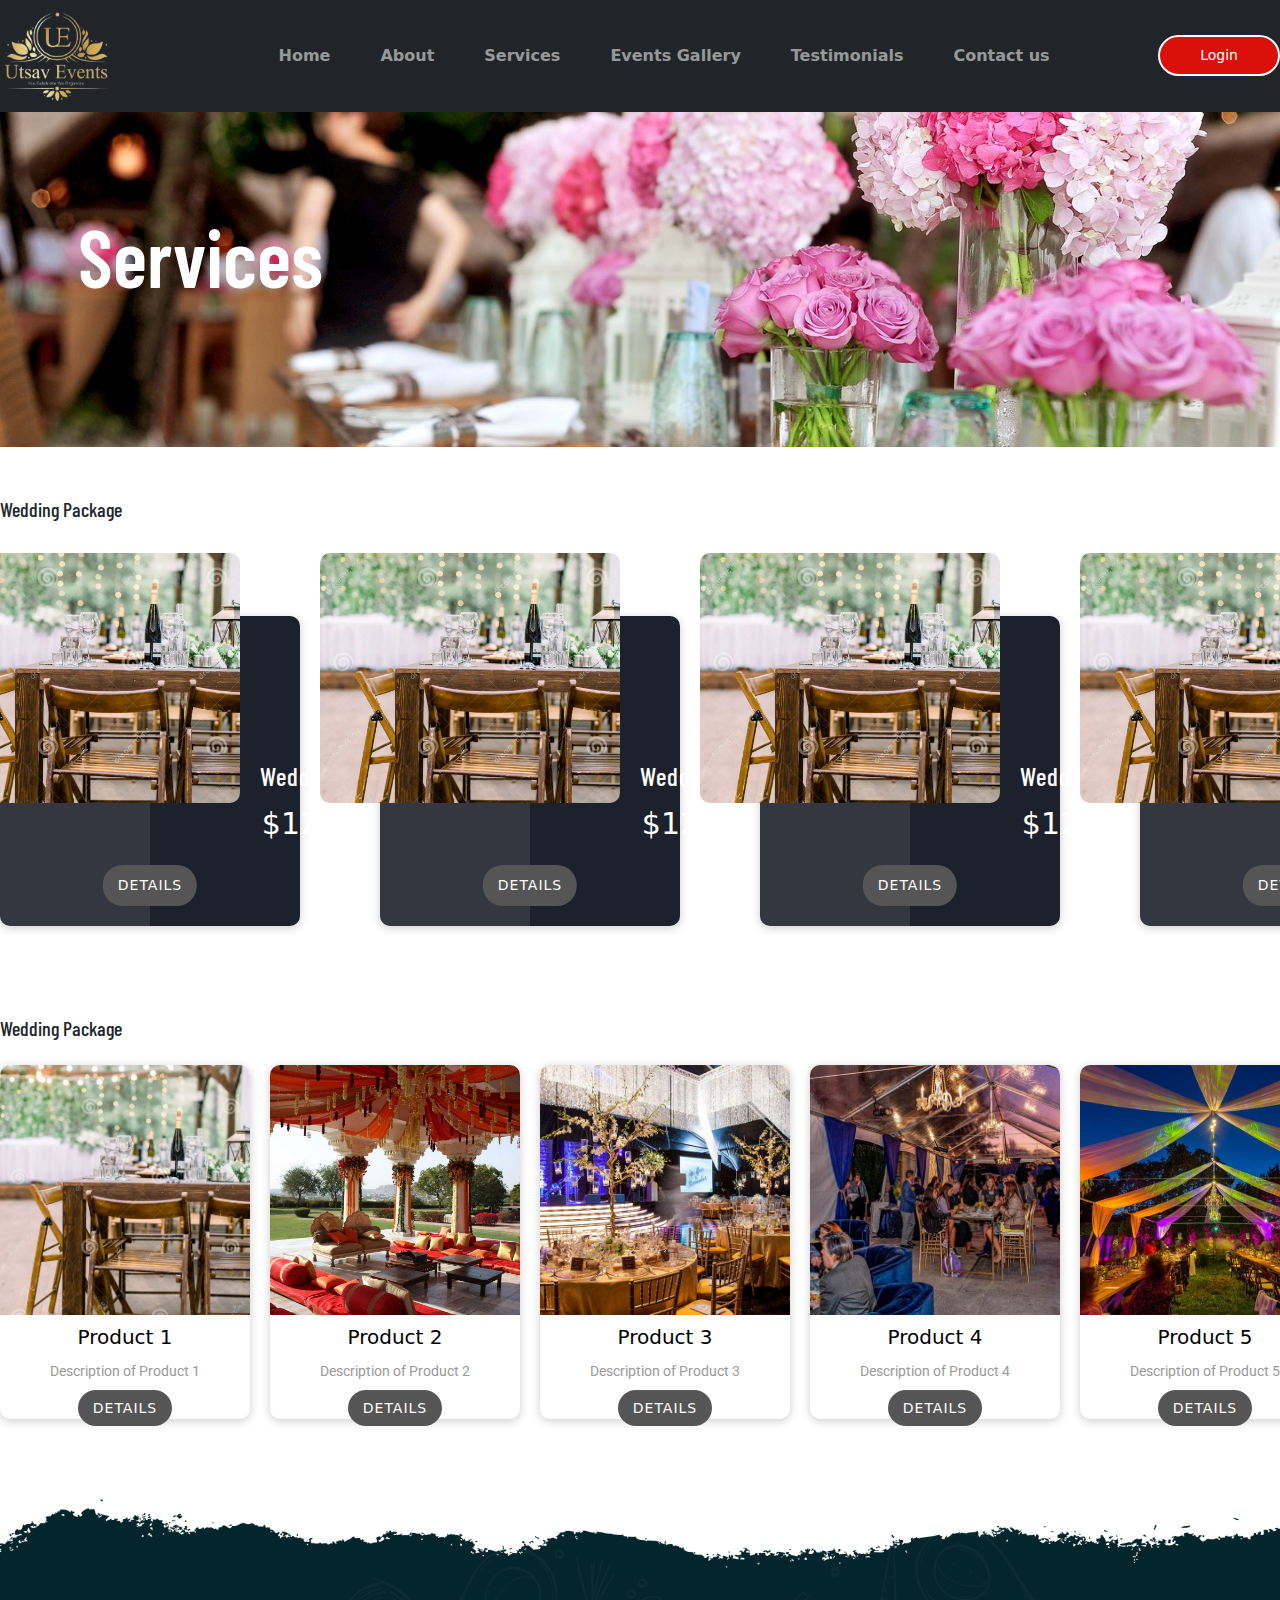
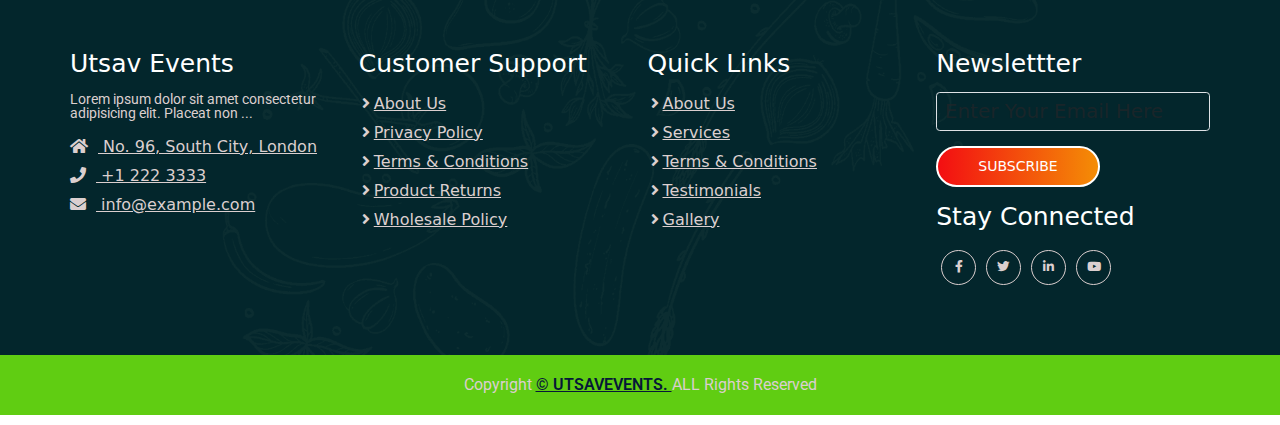
<file: slidder.html>
<!DOCTYPE html>
<html lang="en">
  <head>
    <meta charset="UTF-8" />
    <meta http-equiv="X-UA-Copatible" content="IE=edge" />
    <meta name="viewport" content="width=device-width, initial-scale=1.0" />
    <title>slider</title>

    <!-- font awesome cdn link -->
    <link
      rel="stylesheet"
      href="https://cdnjs.cloudflare.com/ajax/libs/font-awesome/5.15.4/css/all.min.css"
    />

    <!-- custom css file link -->
    <link rel="stylesheet" href="css/style.css" />
    <!-- <link rel="stylesheet" href="css/services.css" /> -->
    <link rel="stylesheet" href="css/responsive.css" />
    <!-- lightbox -->
    <link rel="stylesheet" href="css/lightbox.css" />
    <link rel="shortcut icon" href="favicon.ico" type="image/x-icon" />
    <!-- <link rel="stylesheet" href="https://lokeshdhakar.com/projects/lightbox2/" type="image/x-icon"> -->
    <!-- swiper css -->
    <link rel="stylesheet" href="css/swiper-bundle.min.css" />
    <!-- bootstrap5 cdn -->
    <link
      href="https://cdn.jsdelivr.net/npm/bootstrap@5.1.3/dist/css/bootstrap.min.css"
      rel="stylesheet"
    />
    <style>.product-slider {
      display: flex;
      overflow-x: auto;
      scroll-snap-type: x mandatory;
      scroll-behavior: smooth;
      scrollbar-color: #a09090;
      -webkit-overflow-scrolling: touch;
      padding: 20px;
    }
    
    .product-card {
      flex: 0 0 auto;
      width: 250px;
      margin-right: 20px;
      scroll-snap-align: start;
      background-color: #fff;
      box-shadow: 0 2px 10px rgba(0, 0, 0, 0.2);
      border-radius: 10px;
      text-align: center;
    }
    
    .product-card img {
      width: 100%;
      height: 250px;
      object-fit: cover;
      border-top-left-radius: 10px;
      border-top-right-radius: 10px;
    }
    
    .product-card h3 {
      color: black;
      padding-bottom: 10px;
      margin-top: 10px;
      font-size: 20px;
    }
    
    .product-card p {
      padding-bottom: 10px;
      margin-top: 5px;
      font-size: 14px;
      color: #999;
    }
    .product-card a{
      color: #fff;
      background: #555;
      left: 0;
      bottom: 20px;
      transform: translateX(-50%);
      font-size: 14px;
      text-transform: uppercase;
      text-decoration: none;
      letter-spacing: 1px;
      padding: 10px 15px;
      border-radius: 20px;
      cursor: pointer;
    }
    
    .slider-button {
      position: absolute;
      top: 50%;
      transform: translateY(-50%);
      width: 30px;
      height: 30px;
      background-color: #fff;
      border: none;
      border-radius: 50%;
      font-size: 20px;
      font-weight: bold;
      cursor: pointer;
    }
    
    .slider-button.left {
      left: 20px;
    }
    
    .slider-button.right {
      right: 20px;
    }
    </style>

    <!-- font awesome ba570 -->
    <script>
      const slider = document.querySelector('.product-slider');
const sliderButtons = document.querySelectorAll('.slider-button');
let scrollAmount = 0;
let sliderWidth = slider.offsetWidth;
let cardMargin = parseInt(window.getComputedStyle(document.querySelector('.product-card')).marginRight);

sliderButtons.forEach(button => {
  button.addEventListener('click', function() {
    if (this.classList.contains('left')) {
      scrollAmount -= (sliderWidth + cardMargin);
      if (scrollAmount < 0) {
        scrollAmount = 0;
      }
    } else if (this.classList.contains('right')) {
      scrollAmount += (sliderWidth + cardMargin);
      if (scrollAmount > slider.scrollWidth - sliderWidth) {
        scrollAmount = slider.scrollWidth - sliderWidth;
      }
    }
    slider.scrollTo({
      top: 0,
      left: scrollAmount,
      behavior: 'smooth'
    });
  });
});

window.addEventListener('resize', function() {
  sliderWidth = slider.offsetWidth;
});

    </script>
  </head>
  <body class="slide">
    <!-- header or navbar section start -->
    <header id="full-nav">
      <div class="header">
        <div class="container">
          <nav class="navbar fixed-top navbar-expand-lg navbar-dark bg-dark">
            <a class="navbar-brand me-auto" href="#">
              <img src="./images/logo5.png" alt="logo" width="120px" />
            </a>

            <div class="collapse navbar-collapse" id="navbarSupportedContent">
              <ul
                class="navbar-nav justify-content-center align-items-center mb-2 mb-lg-0 fs-5 flex-grow-1 pe-3 text-center"
              >
                <li class="nav-item">
                  <a class="nav-link" aria-current="page" href="index.html"
                    >Home</a
                  >
                </li>
                <li class="nav-item">
                  <a class="nav-link" href="about.html">About</a>
                </li>
                <li class="nav-item">
                  <a class="nav-link" href="slidder.html">
                    Services
                  </a>
                </li>
                <li class="nav-item">
                  <a class="nav-link" href="gallery.html">Events Gallery</a>
                </li>
                <li class="nav-item"></li>

                <li class="nav-item">
                  <a class="nav-link" href="testimonials.html">Testimonials</a>
                </li>
                <li class="nav-item">
                  <a class="nav-link" href="contact.html">Contact us</a>
                </li>
                <li class="nav-item"></li>
              </ul>
            </div>
            <!-- login/sign up -->
            <a href="logim.html" class="login-button">Login</a>
            <button
              class="navbar-toggler"
              type="button"
              data-bs-toggle="collapse"
              data-bs-target="#navbarSupportedContent"
              aria-controls="navbarSupportedContent"
              aria-expanded="false"
              aria-label="Toggle navigation"
            >
              <span class="navbar-toggler-icon"></span>
            </button>
          </nav>
        </div>
      </div>
    </header>
    <!-- header or navbar section end -->

    <!-- banner section Start -->
    <section class="banner_section">
      <div class="container">
          <div class="banner-content">
              <h1>Services</h1>
          </div>
      </div>
    </section>
    <!-- banner section end -->

    <!-- slider section start -->
    <section class="product12">
      <div class="head-slider">
        <h2>Wedding Package</h2>
      </div>
      <div class="product-slider">
        <div class="container1">
          <div class="product">
            <div class="product-card">
              <h2 class="name">Wedding</h2>
              <span class="price">$120</span>
              <a class="popup-btn">Details</a>
              <img src="./images/121.jpg" class="product-img" alt="" />
            </div>
            <div class="popup-view">
              <div class="popup-card">
                <a><i class="fas fa-times close-btn"></i></a>
                <div class="product-img">
                  <img src="./images/121.jpg" alt="" />
                </div>
                <div class="info">
                  <h2>Utsav <br /><span>Wedding Destination</span></h2>
                  <p>
                    Lorem ipsum dolor sit, amet consectetur adipisicing elit.
                    Quasi expedita quos velit voluptatum, quia doloribus!
                    Consequuntur enim deleniti voluptatem neque, porro
                    perferendis.
                  </p>
                  <span class="price">$120.00</span>
                  <a href="#" class="add-cart-btn">Book Now</a>
                  <a href="#" class="add-wish">Call for Enquiry</a>
                </div>
              </div>
            </div>
          </div>
        </div>
        <div class="container1">
          <div class="product">
            <div class="product-card">
              <h2 class="name">Wedding</h2>
              <span class="price">$120</span>
              <a class="popup-btn">Details</a>
              <img src="./images/121.jpg" class="product-img" alt="" />
            </div>
            <div class="popup-view">
              <div class="popup-card">
                <a><i class="fas fa-times close-btn"></i></a>
                <div class="product-img">
                  <img src="./images/121.jpg" alt="" />
                </div>
                <div class="info">
                  <h2>Utsav <br /><span>Wedding Destination</span></h2>
                  <p>
                    Lorem ipsum dolor sit, amet consectetur adipisicing elit.
                    Quasi expedita quos velit voluptatum, quia doloribus!
                    Consequuntur enim deleniti voluptatem neque, porro
                    perferendis.
                  </p>
                  <span class="price">$120.00</span>
                  <a href="#" class="add-cart-btn">Book Now</a>
                  <a href="#" class="add-wish">Call for Enquiry</a>
                </div>
              </div>
            </div>
          </div>
        </div>
        <div class="container1">
          <div class="product">
            <div class="product-card">
              <h2 class="name">Wedding</h2>
              <span class="price">$120</span>
              <a class="popup-btn">Details</a>
              <img src="./images/121.jpg" class="product-img" alt="" />
            </div>
            <div class="popup-view">
              <div class="popup-card">
                <a><i class="fas fa-times close-btn"></i></a>
                <div class="product-img">
                  <img src="./images/121.jpg" alt="" />
                </div>
                <div class="info">
                  <h2>Utsav <br /><span>Wedding Destination</span></h2>
                  <p>
                    Lorem ipsum dolor sit, amet consectetur adipisicing elit.
                    Quasi expedita quos velit voluptatum, quia doloribus!
                    Consequuntur enim deleniti voluptatem neque, porro
                    perferendis.
                  </p>
                  <span class="price">$120.00</span>
                  <a href="#" class="add-cart-btn">Book Now</a>
                  <a href="#" class="add-wish">Call for Enquiry</a>
                </div>
              </div>
            </div>
          </div>
        </div>
        <div class="container1">
          <div class="product">
            <div class="product-card">
              <h2 class="name">Wedding</h2>
              <span class="price">$120</span>
              <a class="popup-btn">Details</a>
              <img src="./images/121.jpg" class="product-img" alt="" />
            </div>
            <div class="popup-view">
              <div class="popup-card">
                <a><i class="fas fa-times close-btn"></i></a>
                <div class="product-img">
                  <img src="./images/121.jpg" alt="" />
                </div>
                <div class="info">
                  <h2>Utsav <br /><span>Wedding Destination</span></h2>
                  <p>
                    Lorem ipsum dolor sit, amet consectetur adipisicing elit.
                    Quasi expedita quos velit voluptatum, quia doloribus!
                    Consequuntur enim deleniti voluptatem neque, porro
                    perferendis.
                  </p>
                  <span class="price">$120.00</span>
                  <a href="#" class="add-cart-btn">Book Now</a>
                  <a href="#" class="add-wish">Call for Enquiry</a>
                </div>
              </div>
            </div>
          </div>
        </div>
        <div class="container1">
          <div class="product">
            <div class="product-card">
              <h2 class="name">Wedding</h2>
              <span class="price">$120</span>
              <a class="popup-btn">Details</a>
              <img src="./images/121.jpg" class="product-img" alt="" />
            </div>
            <div class="popup-view">
              <div class="popup-card">
                <a><i class="fas fa-times close-btn"></i></a>
                <div class="product-img">
                  <img src="./images/121.jpg" alt="" />
                </div>
                <div class="info">
                  <h2>Utsav <br /><span>Wedding Destination</span></h2>
                  <p>
                    Lorem ipsum dolor sit, amet consectetur adipisicing elit.
                    Quasi expedita quos velit voluptatum, quia doloribus!
                    Consequuntur enim deleniti voluptatem neque, porro
                    perferendis.
                  </p>
                  <span class="price">$120.00</span>
                  <a href="#" class="add-cart-btn">Book Now</a>
                  <a href="#" class="add-wish">Call for Enquiry</a>
                </div>
              </div>
            </div>
          </div>
        </div>
        <div class="container1">
          <div class="product">
            <div class="product-card">
              <h2 class="name">Wedding</h2>
              <span class="price">$120</span>
              <a class="popup-btn">Details</a>
              <img src="./images/121.jpg" class="product-img" alt="" />
            </div>
            <div class="popup-view">
              <div class="popup-card">
                <a><i class="fas fa-times close-btn"></i></a>
                <div class="product-img">
                  <img src="./images/121.jpg" alt="" />
                </div>
                <div class="info">
                  <h2>Utsav <br /><span>Wedding Destination</span></h2>
                  <p>
                    Lorem ipsum dolor sit, amet consectetur adipisicing elit.
                    Quasi expedita quos velit voluptatum, quia doloribus!
                    Consequuntur enim deleniti voluptatem neque, porro
                    perferendis.
                  </p>
                  <span class="price">$120.00</span>
                  <a href="#" class="add-cart-btn">Book Now</a>
                  <a href="#" class="add-wish">Call for Enquiry</a>
                </div>
              </div>
            </div>
          </div>
        </div>
        <div class="container1">
          <div class="product">
            <div class="product-card">
              <h2 class="name">Wedding</h2>
              <span class="price">$120</span>
              <a class="popup-btn">Details</a>
              <img src="./images/121.jpg" class="product-img" alt="" />
            </div>
            <div class="popup-view">
              <div class="popup-card">
                <a><i class="fas fa-times close-btn"></i></a>
                <div class="product-img">
                  <img src="./images/121.jpg" alt="" />
                </div>
                <div class="info">
                  <h2>Utsav <br /><span>Wedding Destination</span></h2>
                  <p>
                    Lorem ipsum dolor sit, amet consectetur adipisicing elit.
                    Quasi expedita quos velit voluptatum, quia doloribus!
                    Consequuntur enim deleniti voluptatem neque, porro
                    perferendis.
                  </p>
                  <span class="price">$120.00</span>
                  <a href="#" class="add-cart-btn">Book Now</a>
                  <a href="#" class="add-wish">Call for Enquiry</a>
                </div>
              </div>
            </div>
          </div>
        </div>
        <div class="container1">
          <div class="product">
            <div class="product-card">
              <h2 class="name">Wedding</h2>
              <span class="price">$120</span>
              <a class="popup-btn">Details</a>
              <img src="./images/121.jpg" class="product-img" alt="" />
            </div>
            <div class="popup-view">
              <div class="popup-card">
                <a><i class="fas fa-times close-btn"></i></a>
                <div class="product-img">
                  <img src="./images/121.jpg" alt="" />
                </div>
                <div class="info">
                  <h2>Utsav <br /><span>Wedding Destination</span></h2>
                  <p>
                    Lorem ipsum dolor sit, amet consectetur adipisicing elit.
                    Quasi expedita quos velit voluptatum, quia doloribus!
                    Consequuntur enim deleniti voluptatem neque, porro
                    perferendis.
                  </p>
                  <span class="price">$120.00</span>
                  <a href="#" class="add-cart-btn">Book Now</a>
                  <a href="#" class="add-wish">Call for Enquiry</a>
                </div>
              </div>
            </div>
          </div>
        </div>
           <div class="container1">
            <div class="product">
              <div class="product-card">
                <h2 class="name">Wedding</h2>
                <span class="price">$120</span>
                <a class="popup-btn">Details</a>
                <img src="./images/121.jpg" class="product-img" alt="" />
              </div>
              <div class="popup-view">
                <div class="popup-card">
                  <a><i class="fas fa-times close-btn"></i></a>
                  <div class="product-img">
                    <img src="./images/121.jpg" alt="" />
                  </div>
                  <div class="info">
                    <h2>Utsav <br /><span>Wedding Destination</span></h2>
                    <p>
                      Lorem ipsum dolor sit, amet consectetur adipisicing elit.
                      Quasi expedita quos velit voluptatum, quia doloribus!
                      Consequuntur enim deleniti voluptatem neque, porro
                      perferendis.
                    </p>
                    <span class="price">$120.00</span>
                    <a href="#" class="add-cart-btn">Book Now</a>
                    <a href="#" class="add-wish">Call for Enquiry</a>
                  </div>
                </div>
              </div>
            </div>
          </div>
      </div>
      
      <!-- <button class="slider-button left">&#8249;</button>
      <button class="slider-button right">&#8250;</button> -->
      <div class="head-slider">
        <h2>Wedding Package</h2>
      </div>
      <div class="product-slider">
        <div class="product-card">

          <img src="./images/121.jpg" alt="Product 1">
          <h3>Product 1</h3>
          <p>Description of Product 1</p>
          <a class="popup-btn">Details</a>
        </div>
        <div class="product-card">
          <img src="./images/gallery/wedding.jpg" alt="Product 2">
          <h3>Product 2</h3>
          <p>Description of Product 2</p>
          <a class="popup-btn">Details</a>
        </div>
        <div class="product-card">
          <img src="./images/gallery/party1.jpg" alt="Product 3">
          <h3>Product 3</h3>
          <p>Description of Product 3</p>
          <a class="popup-btn">Details</a>
        </div>
        <div class="product-card">
          <img src="./images/gallery/party.jpg" alt="Product 4">
          <h3>Product 4</h3>
          <p>Description of Product 4</p>
          <a class="popup-btn">Details</a>
        </div>
        <div class="product-card">
          <img src="./images/gallery/img7.jpg" alt="Product 5">
          <h3>Product 5</h3>
          <p>Description of Product 5</p>
          <a class="popup-btn">Details</a>
        </div>
        <div class="product-card">
          <img src="./images/gallery/img4.jpg" alt="Product 4">
          <h3>Product 6</h3>
          <p>Description of Product 6</p>
          <a class="popup-btn">Details</a>
        </div>
        <div class="product-card">
          <img src="./images/gallery/img5.jpg" alt="Product 5">
          <h3>Product 7</h3>
          <p>Description of Product 7</p>
          <a class="popup-btn">Details</a>
        </div>
        <div class="product-card">
          <img src="./images/gallery/img2.jpg" alt="Product 4">
          <h3>Product 8</h3>
          <p>Description of Product 8</p>
          <a class="popup-btn">Details</a>
        </div>
        <div class="product-card">
          <img src="./images/gallery/images1.jpeg" alt="Product 5">
          <h3>Product 9</h3>
          <p>Description of Product 9</p>
          <a class="popup-btn">Details</a>
        </div>
      </div>
      
      
    </section>
   
    <!-- slider section end -->

    <!-- footer section start -->
    <section class="footer_wrapper mt-3 mb-md-0">
      <div class="container px-5 px-lg-0">
        <div class="row">
          <div class="col-lg-3 col-sm-6 mb-5 mb-lg-0">
            <h5>Utsav Events</h5>
            <p class="mb-4 ps-0 company_details">
              Lorem ipsum dolor sit amet consectetur adipisicing elit. Placeat
              non ...
            </p>
            <div class="contact-info">
              <ul class="list-unstyled">
                <li>
                  <a href="#"
                    ><i class="fa fa-home me-3"></i> No. 96, South City,
                    London</a
                  >
                </li>
                <li>
                  <a href="#"><i class="fa fa-phone me-3"></i> +1 222 3333</a>
                </li>
                <li>
                  <a href="#"
                    ><i class="fa fa-envelope me-3"></i> info@example.com</a
                  >
                </li>
              </ul>
            </div>
          </div>
          <div class="col-lg-3 col-sm-6 mb-5 mb-lg-0">
            <h5>Customer Support</h5>
            <ul class="link-widget p-0">
              <li><a href="#">About Us</a></li>
              <li><a href="#">Privacy Policy</a></li>
              <li><a href="#">Terms & Conditions</a></li>
              <li><a href="#">Product Returns</a></li>
              <li><a href="#">Wholesale Policy</a></li>
            </ul>
          </div>
          <div class="col-lg-3 col-sm-6 mb-5 mb-lg-0">
            <h5>Quick Links</h5>
            <ul class="link-widget p-0">
              <li><a href="#">About Us</a></li>
              <li><a href="#">Services</a></li>
              <li><a href="#">Terms & Conditions</a></li>
              <li><a href="#">Testimonials</a></li>
              <li><a href="#">Gallery</a></li>
            </ul>
          </div>

          <div class="col-lg-3 col-sm-6 mb-5 mb-lg-0">
            <h5>Newslettter</h5>
            <div class="form-group mb-4">
              <input
                type="email"
                class="form-control bg-transparent"
                placeholder="Enter Your Email Here"
              />
              <br />
              <button type="submit" class="main-btn">Subscribe</button>
            </div>
            <h5>Stay Connected</h5>
            <ul class="social-network d-flex align-items-center p-0">
              <li>
                <a href="#"><i class="fab fa-facebook-f"></i></a>
              </li>
              <li>
                <a href="#"><i class="fab fa-twitter"></i></a>
              </li>
              <li>
                <a href="#"><i class="fab fa-linkedin-in"></i></a>
              </li>
              <li>
                <a href="#"><i class="fab fa-youtube"></i></a>
              </li>
            </ul>
          </div>
        </div>
      </div>
      <div class="container-fluid copyright-section">
        <p>Copyright <a href="#"> © UTSAVEVENTS. </a>ALL Rights Reserved</p>
      </div>
    </section>
    <!-- footer section end -->

    <!-- jquery cdn -->
    <script src="https://code.jquery.com/jquery-3.6.0.min.js"></script>

    <!-- lightbox pupup -->
    <script src="js/lightbox.js"></script>

    <!-- bootstrap5 cdn -->
    <script src="https://cdn.jsdelivr.net/npm/@popperjs/core@2.10.2/dist/umd/popper.min.js"></script>
    <script src="https://cdn.jsdelivr.net/npm/bootstrap@5.1.3/dist/js/bootstrap.min.js"></script>

    <!-- custom js -->
    <script src="js/main.js"></script>
  </body>

  <!-- script js -->
  <script src="js/swiper-bundle.min.js"></script>
</html>
</file>
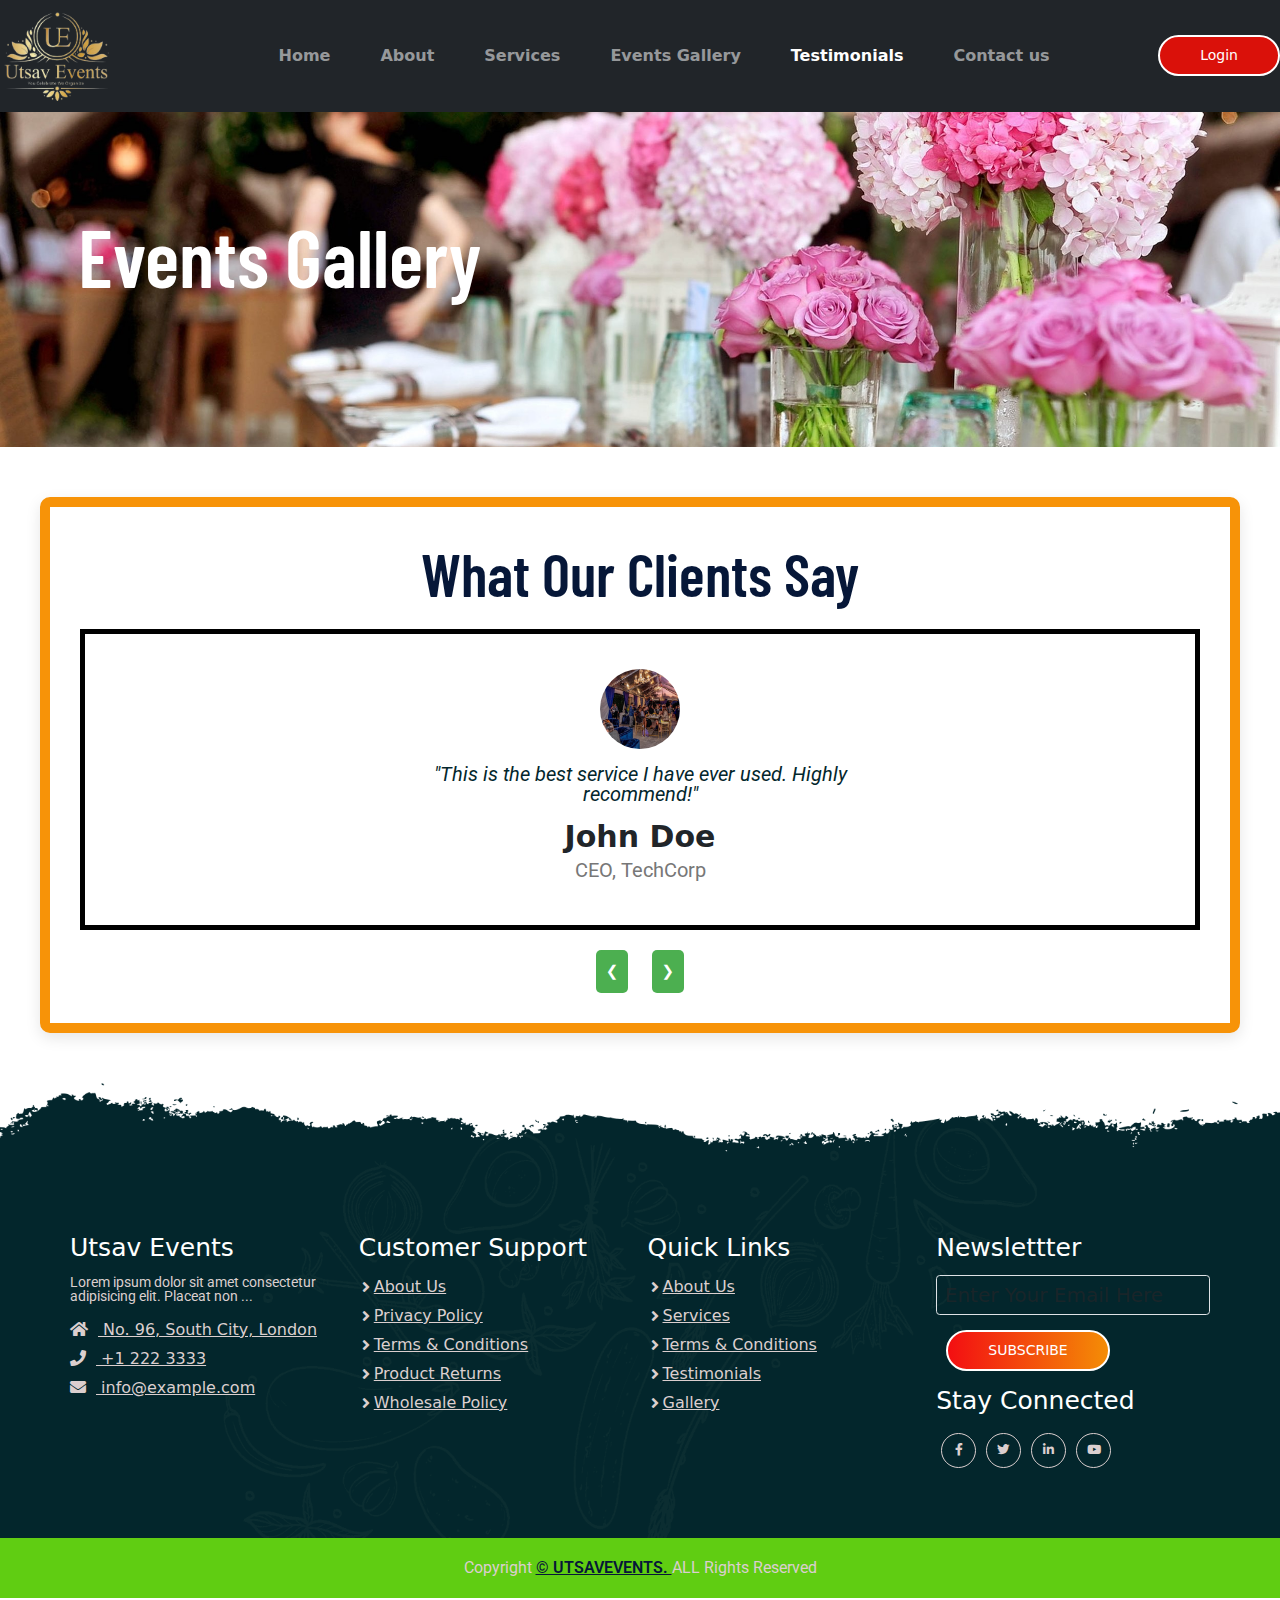
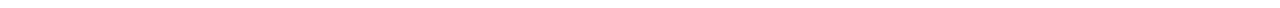
<file: testimonials.html>
<!DOCTYPE html>
<html lang="en">
<head>
	<meta charset="UTF-8">
    <meta http-equiv="X-UA-Copatible" content="IE=edge">
    <meta name="viewport" content="width=device-width, initial-scale=1.0">
    <title>Testimonials</title>

    <!-- font awesome cdn link -->
     <link rel="stylesheet" href="https://cdnjs.cloudflare.com/ajax/libs/font-awesome/5.15.4/css/all.min.css">
 
     <!-- custom css file link -->
      <link rel="stylesheet" href="css/style.css">
      <link rel="stylesheet" href="css/responsive.css">
      <!-- lightbox -->
      <link rel="stylesheet" href="css/lightbox.css">
      <link rel="shortcut icon" href="favicon.ico" type="image/x-icon">
      <!-- <link rel="stylesheet" href="https://lokeshdhakar.com/projects/lightbox2/" type="image/x-icon"> -->
      
      <!-- bootstrap5 cdn -->
      <link href="https://cdn.jsdelivr.net/npm/bootstrap@5.1.3/dist/css/bootstrap.min.css" rel="stylesheet" >

	  <style>
		.testimonials-section {
			max-width: 1200px;
			margin: 50px auto;
			padding: 30px;
			background-color: #fff;
			box-shadow: 0 5px 15px rgba(0, 0, 0, 0.1);
			border-radius: 10px;
			text-align: center;
			border: 10px solid #f79308;
		  }
		  
		  .section-title {
			font-size: 60px;
			margin-bottom: 20px;
		  }
		  
		  .testimonials-container {
			display: flex;
			justify-content: center;
			align-items: center;
			overflow: hidden;
			position: relative;
			border: 5px solid black;
		  }
		  
		  .testimonial {
			display: none;
			flex-shrink: 0;
			width: 80%;
			max-width: 500px;
			padding: 20px;
			text-align: center;
			transition: opacity 0.3s ease;
			
		  }

		  .testimonial h4{
			font-size: 30px;
		  }
		  .testimonial p{
			font-size: 20px;
		  }
		  
		  .testimonial.active {
			display: block;
		  }
		  
		  .testimonial-content {
			padding: 15px;
		  }
		  
		  .client-image {
			border-radius: 50%;
			width: 80px;
			height: 80px;
			object-fit: cover;
			margin-bottom: 15px;
		  }
		  
		  .quote {
			font-size: 1.2em;
			font-style: italic;
			margin-bottom: 15px;
		  }
		  
		  .name {
			font-size: 1.3em;
			font-weight: bold;
		  }
		  
		  .position {
			font-size: 1em;
			color: #777;
			margin-top: 5px;
		  }
		  
		  .controls {
			margin-top: 20px;
		  }
		  
		  button {
			background-color: #4CAF50;
			color: white;
			border: none;
			padding: 10px;
			margin: 0 10px;
			font-size: 1.5em;
			cursor: pointer;
			border-radius: 5px;
			transition: background-color 0.3s ease;
		  }
		  
		  button:hover {
			background-color: #45a049;
		  }
		  
		  @media (max-width: 768px) {
			.testimonials-section {
			  padding: 20px;
			}
		  
			.quote {
			  font-size: 1em;
			}
		  
			.name {
			  font-size: 1.1em;
			}
		  
			.position {
			  font-size: 0.9em;
			}
		  }
		  
	  </style>
</head>
<body class="testimonials">

	      <!-- header or navbar section start -->
		  <header id="full-nav">
            <div class="header">
                <div class="container">
                  <nav class="navbar fixed-top navbar-expand-lg navbar-dark bg-dark ">
        
                    <a class="navbar-brand me-auto" href="index.html">
                      <img src="./images/logo5.png" alt="logo" width="120px">
                    </a>
                   
                    <div class="collapse navbar-collapse" id="navbarSupportedContent">
                      <ul class="navbar-nav justify-content-center align-items-center mb-2 mb-lg-0  fs-5 flex-grow-1 pe-3 text-center">
                        <li class="nav-item">
                          <a class="nav-link" aria-current="page" href="index.html">Home</a>
                        </li>
                        <li class="nav-item">
                          <a class="nav-link" href="about.html">About</a>
                        </li>
                        <li class="nav-item">
                          <a class="nav-link" href="services.html">
                            Services
                          </a>
                        </li>
                        <li class="nav-item">
                          <a class="nav-link" href="gallery.html">Events Gallery</a>
                        </li><li class="nav-item">
                          
                        <li class="nav-item">
                          <a class="nav-link active" href="testimonials.html">Testimonials</a>
                        </li><li class="nav-item">
                          <a class="nav-link" href="contact.html">Contact us</a>
                        </li>
                        <li class="nav-item">
                        </li>
                      </ul>
                  </div>
                    <!-- login/sign up -->
                     <a href="logim.html" class="login-button">Login</a>
                     <button class="navbar-toggler" type="button" data-bs-toggle="collapse" data-bs-target="#navbarSupportedContent" aria-controls="navbarSupportedContent" aria-expanded="false" aria-label="Toggle navigation">
                      <span class="navbar-toggler-icon"></span>
                    </button>
                </nav>
                </div>
            </div>
        </header>
        <!-- header or navbar section end -->
         <!-- banner section Start -->
        <section class="banner_section">
            <div class="container">
                <div class="banner-content">
                    <h1>Events Gallery</h1>
                </div>
            </div>
          </section>
         <!-- banner section end -->

		 <!-- testimonials section start  -->

		 <section class="testimonials-section">
			<h2 class="section-title">What Our Clients Say</h2>
			<div class="testimonials-container">
			  <div class="testimonial" id="testimonial-1">
				<div class="testimonial-content">
				  <img src="./images/gallery/party.jpg" alt="Client 1" class="client-image">
				  <p class="quote">"This is the best service I have ever used. Highly recommend!"</p>
				  <h4 class="name">John Doe</h4>
				  <p class="position">CEO, TechCorp</p>
				</div>
			  </div>
			  <div class="testimonial" id="testimonial-2">
				<div class="testimonial-content">
				  <img src="./images/gallery/party17.jpg" alt="Client 2" class="client-image">
				  <p class="quote">"Fantastic experience! The team went above and beyond."</p>
				  <h4 class="name">Jane Smith</h4>
				  <p class="position">Marketing Director, WebWorks</p>
				</div>
			  </div>
			  <div class="testimonial" id="testimonial-3">
				<div class="testimonial-content">
				  <img src="./images/gallery/wedding1.jpg" alt="Client 3" class="client-image">
				  <p class="quote">"A game changer! Our productivity has doubled since using their service."</p>
				  <h4 class="name">Mike Johnson</h4>
				  <p class="position">Operations Manager, InnovateTech</p>
				</div>
			  </div>
			</div>
			<div class="controls">
			  <button class="prev" onclick="prevTestimonial()">&#10094;</button>
			  <button class="next" onclick="nextTestimonial()">&#10095;</button>
			</div>
		  </section>
		  <!-- testimonials section end -->
	





	    <!-- footer section start -->
		<section class="footer_wrapper mt-3 mb-md-0">
			<div class="container px-5 px-lg-0">
			  <div class="row">
				<div class="col-lg-3 col-sm-6 mb-5 mb-lg-0">
				  <h5>Utsav Events</h5>
				  <p class="mb-4 ps-0 company_details"> Lorem ipsum dolor sit amet consectetur adipisicing elit. Placeat non ...</p>
				  <div class="contact-info">
					<ul class="list-unstyled">
					  <li><a href="#"><i class="fa fa-home me-3"></i> No. 96, South City, London</a></li>
					  <li><a href="#"><i class="fa fa-phone me-3"></i> +1 222 3333</a></li>
					  <li><a href="#"><i class="fa fa-envelope me-3"></i> info@example.com</a></li>
					</ul>
				  </div>
				</div>
				<div class="col-lg-3 col-sm-6 mb-5 mb-lg-0">
				  <h5>Customer Support</h5>
				  <ul class="link-widget p-0">
					<li><a href="about.html">About Us</a></li>
					<li><a href="#">Privacy Policy</a></li>
					<li><a href="#">Terms & Conditions</a></li>
					<li><a href="#">Product Returns</a></li>
					<li><a href="#">Wholesale Policy</a></li>
				  </ul>
				</div>
				<div class="col-lg-3 col-sm-6 mb-5 mb-lg-0">
				  <h5>Quick Links</h5>
				  <ul class="link-widget p-0">
					<li><a href="about.html">About Us</a></li>
					<li><a href="services.html">Services</a></li>
					<li><a href="#">Terms & Conditions</a></li>
					<li><a href="testimonials.html">Testimonials</a></li>
					<li><a href="gallery.html">Gallery</a></li>
				  </ul>
				</div>
	
				<div class="col-lg-3 col-sm-6 mb-5 mb-lg-0">
				  <h5>Newslettter</h5>
				  <div class="form-group mb-4">
					<input type="email" class="form-control bg-transparent" placeholder="Enter Your Email Here">
					<br>
					<button type="submit" class="main-btn">Subscribe</button>
				  </div>
				  <h5>Stay Connected</h5>
				  <ul class="social-network d-flex align-items-center p-0">
					<li><a href="#"><i class="fab fa-facebook-f"></i></a></li>
					<li><a href="#"><i class="fab fa-twitter"></i></a></li>
					<li><a href="#"><i class="fab fa-linkedin-in"></i></a></li>
					<li><a href="#"><i class="fab fa-youtube"></i></a></li>
				  </ul>
				</div>
			  </div>
			</div>
			<div class="container-fluid copyright-section">
			  <p>Copyright <a href="#"> © UTSAVEVENTS. </a>ALL Rights Reserved</p>
			</div>
		  </section>
		<!-- footer section end -->
	
	
	
	
		 <!-- jquery cdn -->
		 <script src="https://code.jquery.com/jquery-3.6.0.min.js"></script>
	
		 <!-- lightbox pupup -->
		  <script src="js/lightbox.js"></script>
	
		  <!-- bootstrap5 cdn -->
		  <script src="https://cdn.jsdelivr.net/npm/@popperjs/core@2.10.2/dist/umd/popper.min.js"></script>
		  <script src="https://cdn.jsdelivr.net/npm/bootstrap@5.1.3/dist/js/bootstrap.min.js"></script>
		 
		  <!-- custom js -->
		   <script src="js/main.js"></script>
		   <script>
			let currentTestimonial = 0;

const testimonials = document.querySelectorAll('.testimonial');
const totalTestimonials = testimonials.length;

function showTestimonial(index) {
  // Hide all testimonials
  testimonials.forEach((testimonial, i) => {
    testimonial.classList.remove('active');
  });

  // Show the current testimonial
  testimonials[index].classList.add('active');
}

function nextTestimonial() {
  currentTestimonial = (currentTestimonial + 1) % totalTestimonials;
  showTestimonial(currentTestimonial);
}

function prevTestimonial() {
  currentTestimonial = (currentTestimonial - 1 + totalTestimonials) % totalTestimonials;
  showTestimonial(currentTestimonial);
}

// Show the first testimonial initially
showTestimonial(currentTestimonial);

		   </script>
</body>
</html>
</file>
<file: css/style.css>
@import url("https://fonts.googleapis.com/css2?family=Barlow+Condensed:wght@200;300;400;500;600;700;800;900&display=swap");
@import url("https://fonts.googleapis.com/css2?family=Roboto:wght@300;400;500;700;900&display=swap");

*,
*::before,
*::after {
  -webkit-box-sizing: border-box;
  -moz-box-sizing: border-box;
  box-sizing: border-box;
  margin: 0;
  padding: 0;
  text-decoration: none;
  outline: none;
}

:root {
  /* background-color */
  --bg-white: #fff;
  /* text color */
  --primary-text: #061738;
  --secondary-color: #60cd12;
  --light-color: #e2f6de;
  --dark-color: #03262c;
  --text-white: #fff;
  --text-gray: #dbcfcf;
  --anchor-color: #007aff;

  /* font family */
  --primary-font: "Barlow Condensed", sans-serif;
  --secondary-font: "Roboto", sans-serif;
}
body,
html {
  color: var(--primary-text);
  font-size: 10px;
  font-weight: 400;
  font-family: var(--primary-font);
  scroll-behavior: smooth;
  line-height: 1.5;

  /* overflow-x: hidden; */
}

h1,
h2,
h3,
h4,
h5,
h6,
p {
  margin: 0;
}
h1 {
  font-size: 9rem;
  line-height: 1.4;
  font-weight: 600;
  color: var(--text-white);
}
h2 {
  color: var(--primary-text);
  font-size: 4.7rem;
  font-weight: 600;
  display: inline-block;
  text-transform: capitalize;
  line-height: 1.2;
  margin-bottom: 2rem;
  font-family: var(--primary-font);
}
h3 {
  color: var(--text-white);
  font-size: 4rem;
  line-height: 1;
  font-weight: 700;
  /* color: var(--primary-text); */
}
h4 {
  font-size: 2.5rem;
  font-weight: 700;
  line-height: 1;
  color: var(--primary-text);
}
h5 {
  font-size: 1.8rem;
  font-weight: 600;
  line-height: 1;
  color: var(--primary-text);
}
p {
  font-size: 2rem;
  line-height: 1;
  margin-top: 1rem;
  color: var(--dark-color);
  font-family: var(--secondary-font);
}
embed,
iframe,
img,
object {
  max-width: 100%;
}

.header {
  background: url("../images/header-bg.png");
  background-repeat: no-repeat;
  background-position: center;
  background-size: contain;
  padding: 2rem 5rem;
}
.navbar-nav {
  margin-left: 20px;
}
.nav-item .nav-link {
  font-size: 16px;
  font-weight: 550;
  /* letter-spacing: 1px; */
  border-radius: 3px;
  transition: 0.5s ease;
  margin-left: 40px;
}
.nav-item .nav-link:hover {
  background: #ffa500;
  color: white;
}
.header {
  position: absolute;
  width: 100%;
  top: 2rem;
  left: 0;
  z-index: 2;
}
.header .navbar-toggler {
  border: 2px solid;
  border-color: white;
  color: white;
  font-size: 2rem;
}
.header-scrolled {
  position: fixed;
  /* background-size: cover; */
  top: -0.4rem;
  left: 0;
  right: 0;
  width: 100%;
  max-width: 1320px;
  margin: auto;
  z-index: 999;
  transition: 0.3s all ease-in-out;
}
.login-button {
  background-color: #da110a;
  border: 2px solid;
  border-color: #fff;
  color: #fff;
  font-size: 14px;
  padding: 8px 40px;
  border-radius: 30px;
  text-decoration: none;
  cursor: pointer;
  font-weight: 500;
  transition: 0.3s background-color;
}
.login-button:hover {
  border-color: rgb(12, 97, 244);
  background-color: #f3df0b;
  color: black;
}
ul {
  margin: 0;
  padding: 0;
  list-style: none;
}
a,
a:active,
a:focus,
a:hover,
button {
  text-decoration: none;
  outline: 0;
}
li a {
  color: var(--text-white);
}
a:hover,
button:hover {
  -webkit-transition: all 0.3s ease-in;
  -o-transition: all 0.3s ease-in;
  -moz-transition: all 0.3s ease-in;
  transition: all 0.3s ease-in;
}
::-webkit-scrollbar {
  width: 0.5rem;
}
::-webkit-scrollbar-track {
  background: var(--white);
}
::-webkit-scrollbar-thumb {
  background: var(--secondary-color);
}

.main-btn {
  position: relative;
  /* color: var(--bg-white); */
  background: linear-gradient(to right, #f30e12, #f48d06);
  z-index: 1;
  overflow: hidden;
  border: 0.2rem solid var(--bg-white);
  /* border-color: #fff; */
  color: #fff;
  font-size: 14px;
  padding: 8px 40px;
  border-radius: 3.5rem;
  text-decoration: none;
  cursor: pointer;
  font-weight: 500;
  transition: 0.3s background-color;
  text-transform: uppercase;
  /* border: 2px solid;
    border-color: #fff;
    border-radius: 30px;
    text-transform: uppercase;
    padding: 1rem 3.5rem;
    font-weight: 600;
    font-size: 1.8rem;
    margin-top: 1.5rem;
    letter-spacing: 0.2rem;
    transition: 0.3s background-color; */
}

.main-btn:hover {
  background: #f48d06;
  color: white;
  border: 0.2rem solid white;
}
section {
  padding: 5rem 0;
}
.section-title {
  font-size: 4rem;
  font-weight: 600;
  color: var(--primary-text);
  /* text-transform: uppercase; */
  margin-bottom: 2rem;
}
.section-subtitle {
  font-size: 1.6rem;
  font-weight: 400;
  color: var(--primary-text);
  font-family: var(--secondary-font);
  max-width: 40%;
  margin: auto;
  margin-bottom: 1.5rem;
}
.about .banner_section,
.services .banner_section,
.gallery .banner_section,
.testimonials .banner_section,
.contact .banner_section,
.slide .banner_section {
  background: url("../images/banner-slide/rose1.jpg");
  background-repeat: no-repeat;
  background-position: center;
  background-size: cover;
  padding-top: 17rem;
  padding-bottom: 10rem;
  min-height: auto;
}

/* banner-section */
.banner_section {
  background: url("../images/banner-slide/wedding.jpg");
  background-repeat: no-repeat;
  background-position: center;
  background-size: cover;
  min-height: 90vh;
}
.banner_section .carousel-item {
  padding: 3rem 0;
  height: 90vh;
}
.banner_section .carousel-caption {
  top: 30%;
  bottom: 0;
  left: 1%;
  right: 0;
  text-align: left;
  width: 100%;
}
/* .banner_section .carousel-caption h1{
    font-size: 7rem;
    line-height: 1.4;
    font-weight: 600;
    color: var(--text-white);
} */
.banner_section .carousel-caption h3 {
  color: var(--text-white);
  font-size: 3rem;
  line-height: 1;
  padding: 0.5rem 1.5rem;
  background-color: var(--dark-color);
  display: inline;
}
.banner_section .carousel-caption p {
  font-size: 2rem;
  line-height: 1;
  margin-top: 1rem;
  color: var(--text-gray);
  font-family: var(--secondary-font);
  max-width: 40rem;
  margin-bottom: 2rem;
}
/* Search Bar */
.search-container {
  display: flex;
  justify-content: center;
  margin: 20px;
}

#citySearch {
  padding: 10px;
  margin-right: 10px;
  width: 300px;
  border-radius: 5px;
  border: 1px solid #ccc;
}

#cityDropdown {
  padding: 10px;
  border-radius: 5px;
  border: 1px solid #ccc;
}
/* services-section start*/
.title h1 {
  font-size: 4rem;
  line-height: 1.4;
  font-weight: 600;
  color: black;
}
.title h1 span {
  color: #ffa500;
}
.services-row {
  display: flex;
  justify-content: center;
  flex-wrap: wrap;
  align-items: center;
}
.services-col {
  height: 22rem;
  color: black;
  background: url("../images/banner-slide/glass.webp");
  background-color: lightgray;
  background-position: center;
  background-size: cover;
  border-radius: 15px;
  flex: 1 1 25rem;
  padding: 1.2rem;
  margin: 1.5rem;
}
.services-col i {
  padding: 2.2rem;
  border: none;
  background: aliceblue;
  color: #f70e48;
  border-radius: 5rem;
  font-size: 2rem;
}
.services-col h2 {
  color: #03262c;
}
.services-col p {
  color: #f3df0b;
}
.services-col i :hover {
  color: #89aacd;
  transform: scale(1);
}
.hii :hover {
  color: #b10d0d;
}
.para :hover {
  color: #da110a;
}

/* services-section end */
/* About section start */
.landing_about_section {
  background: url("../images/about/event-management.jpg");
  background-size: cover;
  background-repeat: no-repeat;
  background-position: center center;
  padding: 9rem 0;
}
.about-details p {
  color: var(--primary-text);
  margin-bottom: 2rem;
}
.about-content h2 {
  color: var(--primary-text);
  font-size: 4.7rem;
  font-weight: 600;
  display: inline-block;
  text-transform: capitalize;
  line-height: 1.2;
  margin-bottom: 2rem;
}
/* About section End */
/* Testimonial section start */
.testimonial_section {
  background-color: var(--light-color);
  padding-bottom: 8rem;
}
.testimonial_section .carousel-indicators {
  bottom: -6rem;
}
.testimonial_section .carousel-indicators button {
  background-color: var(--dark-color);
  width: 1.2rem;
  height: 1.2rem;
  border-radius: 50%;
}
.testimonial_section .card {
  background: url("../images/testimonial/testimonial-bg.png");
  background-size: cover;
  background-repeat: no-repeat;
  background-position: center;
  text-align: right;
  padding: 5rem 5rem 5rem 0;
  border-radius: 0.5rem 0.5rem 0;
  border: 0.1rem solid transparent;
}
.testimonial_section .profile-box {
  padding: 1.875rem;
  background-color: var(--dark-color);
  border-radius: 0.5rem 0 0 0.5rem;
}
.testimonial_section .profile-box img {
  border-radius: 0.625rem 3.125rem;
  width: 100%;
  height: 100%;
  object-fit: cover;
}
.testimonial_section .desc-box {
  padding-left: 2.5rem;
}
/* Testimonial section end */
/* Gallery CSS start */
.gallery_section img {
  width: 100%;
  height: 100%;
  object-fit: cover;
}
/* Gallery CSS end */
/* Footer section start */
.footer_wrapper {
  background: url("../images/footer-bg/footer_bg.png");
  background-size: cover;
  background-repeat: no-repeat;
  background-position: top center;
  padding-top: 15rem;
  padding-bottom: 0rem;
}
.footer_wrapper h5 {
  color: var(--text-white);
  font-size: 2.5rem;
  margin-bottom: 1.25rem;
}
.footer_wrapper ul li {
  margin-bottom: 0.5rem;
  list-style: none;
}
.footer_wrapper .company_details {
  font-size: 1.4rem;
}
.footer_wrapper .contact-info li a {
  color: var(--text-gray);
  font-size: 1.6rem;
}
.footer_wrapper .link-widget li a,
.footer_wrapper p {
  /* text-decoration: none; */
  color: var(--text-gray);
  font-size: 1.6rem;
  padding-left: 1.5rem;
  position: relative;
  -webkit-transition: all 0.3s ease-out 0s;
  transition: all 0.3s ease-out 0s;
}
.footer_wrapper .link-widget li a:before {
  content: "\f105";
  font-family: "Font Awesome 5 Free";
  font-weight: 900;
  position: absolute;
  left: 0.3rem;
  top: 50%;
  -webkit-transform: translateY(-50%);
  transform: translateY(-50%);
}
.footer_wrapper .link-widget li a :hover {
  /* text-decoration: #007aff; */
  margin-left: 0.625rem;
  color: blue;
}
.footer_wrapper .social-network a {
  width: 3.5rem;
  height: 3.5rem;
  line-height: 3.2rem;
  margin: 0.5rem;
  display: inline-block;
  border: 0.125rem solid var(--text-gray);
  color: var(--text-gray);
  text-align: center;
  font-size: 1.25rem;
  border-radius: 100%;
  -webkit-transition: all 0.3s cubic-bezier(0.645, 0.045, 0.355, 1);
  transition: all 0.3s cubic-bezier(0.645, 0.045, 0.355, 1);
}
.footer_wrapper .social-network a:hover {
  background-color: var(--secondary-color);
  border-color: var(--secondary-color);
  color: var(--text-white);
  box-shadow: 0 0.625rem 0.9375rem 0 rgb(0 0 0 /10%);
  transform: translateY(-0.1875rem);
}
.footer_wrapper .form-control {
  font-size: 2rem;
  color: var(--text-white);
}
.footer_wrapper .form-control:focus {
  outline: none;
  box-shadow: none;
  border-color: var(--secondary-color);
}
.footer_wrapper .copyright-section {
  background-color: var(--secondary-color);
  text-align: center;
  margin-top: 5rem;
}
.footer_wrapper .copyright-section p {
  margin-top: 0;
  padding: 3rem 0;
  line-height: 0;
}
.footer_wrapper .copyright-section a {
  color: var(--primary-text);
  font-weight: 600;
}
/* Footer section end */
/* =========About Page CSS Start ======== */
/* banner section start */
/* .about .banner_section{
    background: url('../images/banner-slide/rose1.jpg');
    background-repeat: no-repeat;
    background-position: center;
    background-size: cover;
    padding-top: 17rem ;
    padding-bottom: 10rem;
    min-height: auto;
} */
.banner-content {
  top: 30%;
  bottom: 0;
  left: 1%;
  right: 0;
  text-align: left;
  width: 100%;
  /* padding: 20%; */
}
.banner-content h1 {
  font-size: 8rem;
  font-family: var(--primary-font);
  line-height: 1.4;
  font-weight: 600;
  color: var(--text-white);
  padding: 3rem 0;
}
.about .about-details p {
  color: var(--primary-text);
}
/* banner section end */
/* =========About Page CSS end ======== */
/* =========Gallery Page CSS start ======== */
.gallery .gallery_section h2 {
  color: var(--primary-text);
  font-size: 4.7rem;
  font-weight: 600;
  display: inline-block;
  text-transform: capitalize;
  line-height: 1.2;
  margin-bottom: 2rem;
  font-family: var(--primary-font);
}
/* =========Gallery Page CSS end ======== */
/* =========contact Page CSS start ======== */
.contact .contact-form {
  background-color: #f7a7ac;
  padding: 5rem;
  box-shadow: 0 0.2rem 1.5rem rgb(0 0 0/4%);
}
.contact .contact-form .form-control :focus {
  outline: none;
  box-shadow: none;
  /* border-color: var(--secondary-color); */
}
.contact .contact-form .form-control::placeholder {
  color: var(--primary-text);
}
.contact .contact-form .form-control {
  padding: 1rem 1.5rem;
  /* border-radius: 0rem; */
  border: 0.1rem solid var(--secondary-color);
  color: var(--primary-text);
  font-size: 1.5rem;
  font-weight: 400;
  font-family: var(--secondary-font);
}
.contact .contact-form textarea {
  min-height: 15rem;
}
.contact .contact-form .info-box li {
  position: relative;
  padding-left: 7rem;
  padding-bottom: 3.5rem;
  margin-bottom: 2.9rem;
}
.contact .contact-form .info-box li i {
  position: absolute;
  left: 0;
  top: 1.5rem;
  font-size: 4.5rem;
  line-height: 4.5rem;
  color: var(--primary-text);
}
.contact .contact-form .info-box li p {
  color: var(--primary-text);
}
.contact .contact-form .info-box li a {
  color: var(--dark-color);
  font-size: 2.5rem;
  font-weight: 400;
  margin-bottom: 0;
  font-family: var(--secondary-font);
}
/* =========contact Page CSS end ======== */
/* product card css start */
.container1 {
  position: relative;
  display: flex;
  flex-wrap: wrap;
  justify-content: center;
  align-items: center;
  width: 100%;
 flex-direction: column;
  height: 50vh;
}
.product .product-card {
  z-index: 1;
  background: #1d212b;
  position: relative;
  width: 300px;
  height: 310px;
  margin: 40px;
  border-radius: 10px;
}
.product .product-card:before {
  content: "";
  background: rgba(255, 255, 255, 0.1);
  position: absolute;
  display: block;
  top: 0;
  left: 0;
  width: 50%;
  height: 100%;
  border-top-left-radius: 10px;
  border-bottom-left-radius: 10px;
}

.product .product-card .product-img {
  z-index: 1;
  position: absolute;
  max-width: 600px;
  max-height: 250px;
  top: 20%;
  left: 30%;
  transform: translate(-50%, -50%);
  border-radius: 10px;
}
.product .product-card .name {
  z-index: 2;
  color: #fff;
  position: absolute;
  width: 100%;
  text-align: center;
  bottom: 130px;
  font-size: 25px;
  /* padding: -20px; */
  /* font-weight: 500; */
  letter-spacing: 1px;
}
.product .product-card .price {
  z-index: 2;
  color: #fff;
  position: absolute;
  width: 100%;
  text-align: center;
  bottom: 80px;
  padding: auto;
  font-size: 30px;
  font-weight: 500;
}
.product .product-card .popup-btn {
  z-index: 2;
  color: #fff;
  background: #555;
  position: absolute;
  bottom: 20px;
  left: 50%;
  transform: translateX(-50%);
  font-size: 14px;
  text-transform: uppercase;
  text-decoration: none;
  letter-spacing: 1px;
  padding: 10px 15px;
  border-radius: 20px;
  cursor: pointer;
}
.product .popup-view {
  z-index: 2;
  background: rgba(255, 255, 255, 0.5);
  position: fixed;
  top: 0;
  right: 0;
  bottom: 0;
  left: 0;
  display: flex;
  justify-content: center;
  align-items: center;
  opacity: 0;
  visibility: hidden;
  transition: 0.5s;
}

.product .popup-view.active {
  opacity: 1;
  visibility: visible;
}

.product .popup-card {
  position: relative;
  display: flex;
  width: 800px;
  height: 500px;
  margin: 20px;
}

.product .popup-card .product-img {
  z-index: 2;
  background: #1d212b;
  position: relative;
  display: flex;
  justify-content: center;
  align-items: center;
  width: 45%;
  height: 90%;
  transform: translateY(25px);
  border-top-left-radius: 10px;
  border-bottom-left-radius: 10px;
}
.product .popup-card .product-img img {
  z-index: 2;
  position: relative;
  width: 450px;
  left: -50px;
}
.product .popup-card .info {
  z-index: 2;
  background: #fff;
  display: flex;
  flex-direction: column;
  width: 80%;
  height: 100%;
  box-sizing: border-box;
  padding: 40px;
  border-radius: 10px;
}
.product .popup-card .close-btn {
  color: #555;
  z-index: 3;
  position: absolute;
  right: 0;
  font-size: 20px;
  margin: 20px;
  cursor: pointer;
}
.product .popup-card .info h2 {
  font-size: 40px;
  line-height: 20px;
  margin: 10px;
}
.product .popup-card .info h2 span {
  font-size: 15px;
  text-transform: uppercase;
  letter-spacing: 2px;
}
.product .popup-card .info p {
  font-size: 15px;
  margin: 10px;
}
.product .popup-card .info .price {
  font-size: 45px;
  font-weight: 300;
  margin: 10px;
}
.product .popup-card .info .add-cart-btn {
  color: #fff;
  background: #009dd2;
  font-size: 16px;
  font-weight: 600;
  text-align: center;
  text-decoration: none;
  text-transform: uppercase;
  margin: 10x auto;
  padding: 10px 50px;
  border-radius: 20px;
}
.product .popup-card .info .add-wish {
  color: #009dd2;
  font-size: 16px;
  text-align: center;
  font-weight: 600;
  text-transform: uppercase;
}
/* product card css end */
/* Responsive product card styles start */
@media (max-width: 900px) {
  .product .popup-card {
    flex-direction: column;
    width: 550px;
    height: auto;
  }

  .product .popup-card .product-img {
    z-index: 3;
    width: 100%;
    height: 200px;
    transform: translateY(0);
    border-bottom-left-radius: 0;
    border-top-left-radius: 10px;
    border-top-right-radius: 10px;
  }
  .product .popup-card .product-img img {
    left: initial;
    max-width: 50%;
  }
  .product .popup-card .info {
    width: 100%;
    height: auto;
    padding: 20px;
    border-top-left-radius: 0;
    border-top-right-radius: 0;
  }

  .product .popup-card .info h2 {
    margin: 20px 5px 5px 5px;
    font-size: 25px;
  }
  .product .popup-card .info h2 span {
    font-size: 10px;
  }
  .product .popup-card .info p {
    margin: 5px;
    font-size: 13px;
  }

  .product .popup-card .info .price {
    margin: 5px;
    font-size: 23px;
  }
  .product .popup-card .info .add-cart-btn {
    margin: 5px auto;
    padding: 5px 40px;
    font-size: 14px;
  }
  .product .popup-card .info .add-wish {
    font-size: 14px;
  }

  .product .popup-card .close-btn {
    z-index: 4;
  }
}

/* Responsive product card styles end*/
/* slider css start */


/* slider css end */
</file>
<file: css/responsive.css>
/* Media query 1170px */
@media (max-width:1170px) {

  /* General CSS */
  .section-subtitle{
    max-width: 60%;
  }
  /* navbar css */
  

 /* 02 Banner Section */
  .banner_section .carousel-item{
    height: 90vh;
  }

    
}

@media (max-width:991px){
/* General CSS */
.about .banner_section, 
.services .banner_section,
.gallery .banner-section,
.testimonials .banner_section,
.contact .banner_section,
.slide .banner_section{
    padding-top: 12.5rem ;
    padding-bottom: 3rem;
}
/* 01 Navbar CSS */
.header .navbar{
    background-size: cover;
    padding: 2rem;
}
.header .navbar-nav {
  margin-top: 2rem;
}
.header .navbar-nav .nav-link{
 padding: 0.2rem 0.5rem;
 margin-bottom: 1rem;
}

}

/* media query 767px */
@media (max-width:767px){

 /* General CSS */
   body,html{
    font-size: 8px;
   }
   .section-subtitle{
    max-width: 80%;
   }
   .banner_section{
    min-height: 70vh;
  }
  .banner_section .carousel-item{
    height: 70vh;
  }




}

@media (max-width:590px){
    /* General CSS */
   body,html{
    font-size: 7px;
   }
   /* banner section  */
   .banner_section{
    min-height: 70vh;
  }

}
@media (max-width:480px){
  .banner_section{
    min-height: 70vh;
  }
}
</file>
<file: style1.css>
@import url("https://fonts.googleapis.com/css2?family=Poppins:wght@200;300;400;500;600;700;800&display=swap");

*,
*::before,
*::after {
  padding: 0;
  margin: 0;
  box-sizing: border-box;
}

body,
input {
  font-family: "Poppins", sans-serif;
}

main {
  width: 100%;
  min-height: 100vh;
  overflow: hidden;
  background-color: #fac854;
  padding: 2rem;
  display: flex;
  align-items: center;
  justify-content: center;
}

.box {
  position: relative;
  width: 100%;
  max-width: 1020px;
  height: 640px;
  background-color: #2d2c2c;
  border-radius: 3.3rem;
  box-shadow: 0 60px 40px -30px rgba(0, 0, 0, 0.27);
}

.inner-box {
  position: absolute;
  width: calc(100% - 4.1rem);
  height: calc(100% - 4.1rem);
  top: 50%;
  left: 50%;
  transform: translate(-50%, -50%);
}

.forms-wrap {
  position: absolute;
  height: 100%;
  width: 45%;
  top: 0;
  left: 0;
  display: grid;
  grid-template-columns: 1fr;
  grid-template-rows: 1fr;
  transition: 0.8s ease-in-out;
}

form {
  max-width: 260px;
  width: 100%;
  margin: 0 auto;
  height: 100%;
  display: flex;
  flex-direction: column;
  justify-content: space-evenly;
  grid-column: 1 / 2;
  grid-row: 1 / 2;
  transition: opacity 0.02s 0.4s;
}

form.sign-up-form {
  opacity: 0;
  pointer-events: none;
}

.logo {
  display: flex;
  align-items: center;
}

.logo img {
  left: 10px;
  width: 250px;
  margin-right: 0.3rem;
}

.logo h4 {
  font-size: 1.1rem;
  margin-top: -9px;
  letter-spacing: -0.5px;
  color: #151111;
}

.heading h2 {
  font-size: 2.1rem;
  font-weight: 600;
  color: #fefbfb;
}

.heading h6 {
  color: #bababa;
  font-weight: 400;
  font-size: 0.75rem;
  display: inline;
}

.toggle {
  color: #fbf9f9;
  text-decoration: none;
  font-size: 0.75rem;
  font-weight: 500;
  transition: 0.3s;
}

.toggle:hover {
  color: #8371fd;
}

.input-wrap {
  position: relative;
  height: 37px;
  margin-bottom: 2rem;
}

.input-field {
  position: absolute;
  width: 100%;
  height: 100%;
  background: none;
  border: none;
  outline: none;
  border-bottom: 1px solid #bbb;
  padding: 0;
  font-size: 0.95rem;
  color: #faf8f8;
  transition: 0.4s;
}

label {
  position: absolute;
  left: 0;
  top: 50%;
  transform: translateY(-50%);
  font-size: 0.95rem;
  color: #bbb;
  pointer-events: none;
  transition: 0.4s;
}
.heading a{
  padding: 5px;
}

.input-field.active {
  border-bottom-color: #faf8f8;
}

.input-field.active + label {
  font-size: 0.75rem;
  top: -2px;
}

.sign-btn {
  display: inline-block;
  width: 100%;
  height: 43px;
  background-color: #f60505;
  color: #fff;
  border: none;
  cursor: pointer;
  border-radius: 0.8rem;
  font-size: 0.8rem;
  margin-bottom: 2rem;
  transition: 0.3s;
}


.sign-btn:hover {
  background-color: #8371fd;
}

.text {
  color: #bbb;
  font-size: 0.7rem;
}

.text a {
  color: #bbb;
  transition: 0.3s;
}

.text a:hover {
  color: #8371fd;
}

main.sign-up-mode form.sign-in-form {
  opacity: 0;
  pointer-events: none;
}

main.sign-up-mode form.sign-up-form {
  opacity: 1;
  pointer-events: all;
}

main.sign-up-mode .forms-wrap {
  left: 55%;
}

main.sign-up-mode .carousel {
  left: 0%;
}


.carousel {
  position: absolute;
  height: 100%;
  width: 55%;
  left: 45%;
  top: 0;
  background-color: #ffe0d2;
  border-radius: 2rem;
  display: grid;
  grid-template-rows: auto 1fr;
  padding-bottom: 2rem;
  overflow: hidden;
  transition: 0.8s ease-in-out;
}

.images-wrapper {
  display: grid;
  grid-template-columns: 1fr;
  grid-template-rows: 1fr;
}

.image {
  width: 100%;
  grid-column: 1/2;
  grid-row: 1/2;
  opacity: 0;
  transition: opacity 0.3s, transform 0.5s;
}

.img-1 {
  transform: translate(0, -50%);
}

.img-2 {
  transform: scale(0.4, 0.5);
}

.img-3 {
  transform: scale(0.3) rotate(-20deg);
}

.image.show {
  opacity: 1;
  transform: none;
}

.text-slider {
  display: flex;
  align-items: center;
  justify-content: center;
  flex-direction: column;
  color: #151111;
}

.text-wrap {
  max-height: 2.2rem;
  overflow: hidden;
  margin-bottom: 2.5rem;
}

.text-group {
  display: flex;
  flex-direction: column;
  text-align: center;
  transform: translateY(0);
  transition: 0.5s;
}

.text-group h2 {
  line-height: 2.2rem;
  font-weight: 600;
  font-size: 1.6rem;
}

.bullets {
  display: flex;
  align-items: center;
  justify-content: center;
}

.bullets span {
  display: block;
  width: 0.5rem;
  height: 0.5rem;
  background-color: #aaa;
  margin: 0 0.25rem;
  border-radius: 50%;
  cursor: pointer;
  transition: 0.3s;
}

.bullets span.active {
  width: 1.1rem;
  background-color: #151111;
  border-radius: 1rem;
}

@media (max-width: 850px) {
  .box {
    height: auto;
    max-width: 550px;
    overflow: hidden;
  }

  .inner-box {
    position: static;
    transform: none;
    width: revert;
    height: revert;
    padding: 2rem;
  }

  .forms-wrap {
    position: revert;
    width: 100%;
    height: auto;
  }

  form {
    max-width: revert;
    padding: 1.5rem 2.5rem 2rem;
    transition: transform 0.8s ease-in-out, opacity 0.45s linear;
  }

  .heading {
    margin: 2rem 0;
  }

  form.sign-up-form {
    transform: translateX(100%);
  }

  main.sign-up-mode form.sign-in-form {
    transform: translateX(-100%);
  }

  main.sign-up-mode form.sign-up-form {
    transform: translateX(0%);
  }

  .carousel {
    position: revert;
    height: auto;
    width: 100%;
    padding: 3rem 2rem;
    display: flex;
  }

  .images-wrapper {
    display: none;
  }

  .text-slider {
    width: 100%;
  }
}

@media (max-width: 530px) {
  main {
    padding: 1rem;
  }

  .box {
    border-radius: 2rem;
  }

  .inner-box {
    padding: 1rem;
  }

  .carousel {
    padding: 1.5rem 1rem;
    border-radius: 1.6rem;
  }

  .text-wrap {
    margin-bottom: 1rem;
  }

  .text-group h2 {
    font-size: 1.2rem;
  }

  form {
    padding: 1rem 2rem 1.5rem;
  }
}

.admin-section a{
  /* position: absolute; */
  left: 0;
  top: 1.5rem;
  font-size: px;
  line-height: 4.5rem;
  color: #fff;
}
</file>
<file: css/services.css>
/* .slinding{
    margin: 0;
    padding: 0;
    height: 100vh;
    display: flex;
    justify-content: center;
    align-items: center;
    font-family: 'Times New Roman', Times, serif;
} */

.container12 {
  width: 70%;
  /* justify-content: center; */
}
.card {
  min-height: 350px;
  min-width: 150px;
  max-width: 250px;
  border-radius: 50px;
  box-shadow: 5px 10px 20px rgba(0, 0, 0, 0.05);
}
.sliding .card-image{
    background-color: black;
    border: 2px;
    border-radius: 20px;
}
.card-image img{
    width: 100%;
    /* border-radius: 20px; */
}
/* slider css end */
</file>
